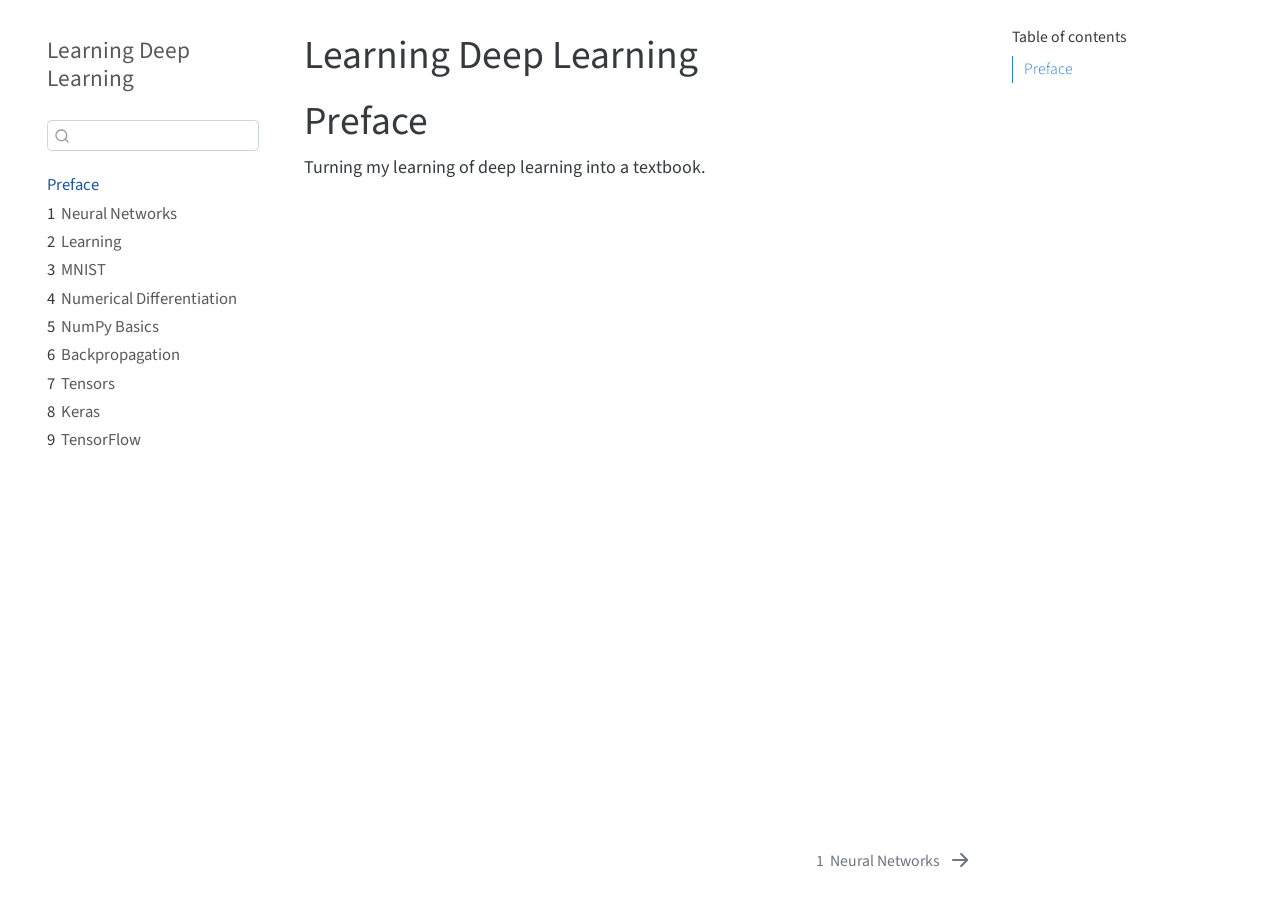
<file: docs/index.html>
<!DOCTYPE html>
<html xmlns="http://www.w3.org/1999/xhtml" lang="en" xml:lang="en"><head>
  <meta charset="utf-8">
  <meta name="generator" content="quarto-0.9.230">
  <meta name="viewport" content="width=device-width, initial-scale=1.0, user-scalable=yes">
  <title>Learning Deep Learning</title>
  <style>
    code{white-space: pre-wrap;}
    span.smallcaps{font-variant: small-caps;}
    span.underline{text-decoration: underline;}
    div.column{display: inline-block; vertical-align: top; width: 50%;}
    div.hanging-indent{margin-left: 1.5em; text-indent: -1.5em;}
    ul.task-list{list-style: none;}
  </style>

  <script src="site_libs/quarto-nav/quarto-nav.js"></script>
  <script src="site_libs/quarto-nav/headroom.min.js"></script>
  <script src="site_libs/clipboard/clipboard.min.js"></script>
  <meta name="quarto:offset" content="./">
  <script src="site_libs/quarto-search/autocomplete.umd.js"></script>
  <script src="site_libs/quarto-search/fuse.min.js"></script>
  <script src="site_libs/quarto-search/quarto-search.js"></script>
  <link href="./neural-networks.html" rel="next">
  <script src="site_libs/quarto-html/quarto.js"></script>
  <script src="site_libs/quarto-html/popper.min.js"></script>
  <script src="site_libs/quarto-html/tippy.umd.min.js"></script>
  <script src="site_libs/quarto-html/anchor.min.js"></script>
  <link href="site_libs/quarto-html/tippy.css" rel="stylesheet">
  <link id="quarto-text-highlighting-styles" href="site_libs/quarto-html/quarto-syntax-highlighting.css" rel="stylesheet">
  <script src="site_libs/bootstrap/bootstrap.min.js"></script>
  <link href="site_libs/bootstrap/bootstrap-icons.css" rel="stylesheet">
  <link href="site_libs/bootstrap/bootstrap.min.css" rel="stylesheet">
  <script id="quarto-search-options" type="application/json">{
    "location": "sidebar",
    "copy-button": false,
    "collapse-after": 3,
    "panel-placement": "start",
    "type": "textbox",
    "limit": 20,
    "language": {
      "search-no-results-text": "No results",
      "search-matching-documents-text": "matching documents",
      "search-copy-link-title": "Copy link to search",
      "search-hide-matches-text": "Hide additional matches",
      "search-more-match-text": "more match in this document",
      "search-more-matches-text": "more matches in this document",
      "search-clear-button-title": "Clear",
      "search-detached-cancel-button-title": "Cancel",
      "search-submit-button-title": "Submit"
    }
  }</script>
  <!--[if lt IE 9]>
    <script src="//cdnjs.cloudflare.com/ajax/libs/html5shiv/3.7.3/html5shiv-printshiv.min.js"></script>
  <![endif]-->
</head>
<body class="floating">
<div id="quarto-search-results"></div>
  <header id="quarto-header" class="headroom fixed-top">
  <nav class="quarto-secondary-nav" data-bs-toggle="collapse" data-bs-target="#quarto-sidebar" aria-controls="quarto-sidebar" aria-expanded="false" aria-label="Toggle sidebar navigation" onclick="if (window.quartoToggleHeadroom) { window.quartoToggleHeadroom(); }">
    <div class="container-fluid d-flex justify-content-between">
      <h1 class="quarto-secondary-nav-title">Learning Deep Learning</h1>
      <button type="button" class="quarto-btn-toggle btn" aria-label="Show secondary navigation">
        <i class="bi bi-chevron-right"></i>
      </button>
    </div>
  </nav>
</header>
<!-- content -->
<div id="quarto-content" class="quarto-container page-columns page-rows-contents page-layout-article">
<!-- sidebar -->
  <nav id="quarto-sidebar" class="sidebar collapse sidebar-navigation floating overflow-auto">
    <div class="pt-lg-2 mt-2 text-left sidebar-header">
    <div class="sidebar-title mb-0 py-0">
      <a href="./">Learning Deep Learning</a> 
    </div>
      </div>
      <div class="mt-2 flex-shrink-0 align-items-center">
        <div class="sidebar-search">
        <div id="quarto-search" class="" title="Search"></div>
        </div>
      </div>
    <div class="sidebar-menu-container"> 
    <ul class="list-unstyled mt-1">
        <li class="sidebar-item">
  <div class="sidebar-item-container"> 
  <a href="./index.html" class="sidebar-item-text sidebar-link active">Preface</a>
  </div>
</li>
        <li class="sidebar-item">
  <div class="sidebar-item-container"> 
  <a href="./neural-networks.html" class="sidebar-item-text sidebar-link"><span class="chapter-number">1</span>&nbsp; <span class="chapter-title">Neural Networks</span></a>
  </div>
</li>
        <li class="sidebar-item">
  <div class="sidebar-item-container"> 
  <a href="./learning.html" class="sidebar-item-text sidebar-link"><span class="chapter-number">2</span>&nbsp; <span class="chapter-title">Learning</span></a>
  </div>
</li>
        <li class="sidebar-item">
  <div class="sidebar-item-container"> 
  <a href="./mnist.html" class="sidebar-item-text sidebar-link"><span class="chapter-number">3</span>&nbsp; <span class="chapter-title">MNIST</span></a>
  </div>
</li>
        <li class="sidebar-item">
  <div class="sidebar-item-container"> 
  <a href="./numerical-differentiation.html" class="sidebar-item-text sidebar-link"><span class="chapter-number">4</span>&nbsp; <span class="chapter-title">Numerical Differentiation</span></a>
  </div>
</li>
        <li class="sidebar-item">
  <div class="sidebar-item-container"> 
  <a href="./numpy.html" class="sidebar-item-text sidebar-link"><span class="chapter-number">5</span>&nbsp; <span class="chapter-title">NumPy Basics</span></a>
  </div>
</li>
        <li class="sidebar-item">
  <div class="sidebar-item-container"> 
  <a href="./backpropagation.html" class="sidebar-item-text sidebar-link"><span class="chapter-number">6</span>&nbsp; <span class="chapter-title">Backpropagation</span></a>
  </div>
</li>
        <li class="sidebar-item">
  <div class="sidebar-item-container"> 
  <a href="./tensors.html" class="sidebar-item-text sidebar-link"><span class="chapter-number">7</span>&nbsp; <span class="chapter-title">Tensors</span></a>
  </div>
</li>
        <li class="sidebar-item">
  <div class="sidebar-item-container"> 
  <a href="./keras.html" class="sidebar-item-text sidebar-link"><span class="chapter-number">8</span>&nbsp; <span class="chapter-title">Keras</span></a>
  </div>
</li>
        <li class="sidebar-item">
  <div class="sidebar-item-container"> 
  <a href="./tensorflow.html" class="sidebar-item-text sidebar-link"><span class="chapter-number">9</span>&nbsp; <span class="chapter-title">TensorFlow</span></a>
  </div>
</li>
    </ul>
    </div>
</nav>
<!-- margin-sidebar -->
    <div id="quarto-margin-sidebar" class="sidebar margin-sidebar">
        <nav id="TOC" role="doc-toc">
<h2 id="toc-title">Table of contents</h2>
<ul>
<li><a href="#preface" id="toc-preface" class="nav-link active" data-scroll-target="#preface">Preface</a></li>
</ul>
</nav>
    </div>
<!-- main -->
<main class="content" id="quarto-document-content">
<header id="title-block-header" class="quarto-title-block default">

<div class="quarto-title"><h1 class="title d-none d-lg-block display-7">Learning Deep Learning</h1></div></header>

<section id="preface" class="level1 unnumbered">
<h1 class="unnumbered">Preface</h1>
<p>Turning my learning of deep learning into a textbook.</p>



</section>
</main> <!-- /main -->
<script type="application/javascript">
window.document.addEventListener("DOMContentLoaded", function (event) {
  const icon = "";
  const anchorJS = new window.AnchorJS();
  anchorJS.options = {
    placement: 'right',
    icon: icon
  };
  anchorJS.add('.anchored');
  const clipboard = new window.ClipboardJS('.code-copy-button', {
    target: function(trigger) {
      return trigger.previousElementSibling;
    }
  });
  clipboard.on('success', function(e) {
    // button target
    const button = e.trigger;
    // don't keep focus
    button.blur();
    // flash "checked"
    button.classList.add('code-copy-button-checked');
    setTimeout(function() {
      button.classList.remove('code-copy-button-checked');
    }, 1000);
    // clear code selection
    e.clearSelection();
  });
  function tippyHover(el, contentFn) {
    const config = {
      allowHTML: true,
      content: contentFn,
      maxWidth: 500,
      delay: 100,
      arrow: false,
      appendTo: function(el) {
          return el.parentElement;
      },
      interactive: true,
      interactiveBorder: 10,
      theme: 'quarto',
      placement: 'bottom-start'
    };
    window.tippy(el, config); 
  }
  const noterefs = window.document.querySelectorAll('a[role="doc-noteref"]');
  for (var i=0; i<noterefs.length; i++) {
    const ref = noterefs[i];
    tippyHover(ref, function() {
      let href = ref.getAttribute('href');
      try { href = new URL(href).hash; } catch {}
      const id = href.replace(/^#\/?/, "");
      const note = window.document.getElementById(id);
      return note.innerHTML;
    });
  }
  var bibliorefs = window.document.querySelectorAll('a[role="doc-biblioref"]');
  for (var i=0; i<bibliorefs.length; i++) {
    const ref = bibliorefs[i];
    const cites = ref.parentNode.getAttribute('data-cites').split(' ');
    tippyHover(ref, function() {
      var popup = window.document.createElement('div');
      cites.forEach(function(cite) {
        var citeDiv = window.document.createElement('div');
        citeDiv.classList.add('hanging-indent');
        citeDiv.classList.add('csl-entry');
        var biblioDiv = window.document.getElementById('ref-' + cite);
        if (biblioDiv) {
          citeDiv.innerHTML = biblioDiv.innerHTML;
        }
        popup.appendChild(citeDiv);
      });
      return popup.innerHTML;
    });
  }
});
</script>
<nav class="page-navigation">
  <div class="nav-page nav-page-previous">
  </div>
  <div class="nav-page nav-page-next">
      <a href="./neural-networks.html" class="pagination-link">
        <span class="nav-page-text"><span class="chapter-number">1</span>&nbsp; <span class="chapter-title">Neural Networks</span></span> <i class="bi bi-arrow-right-short"></i>
      </a>
  </div>
</nav>
</div> <!-- /content -->


</body></html>
</file>
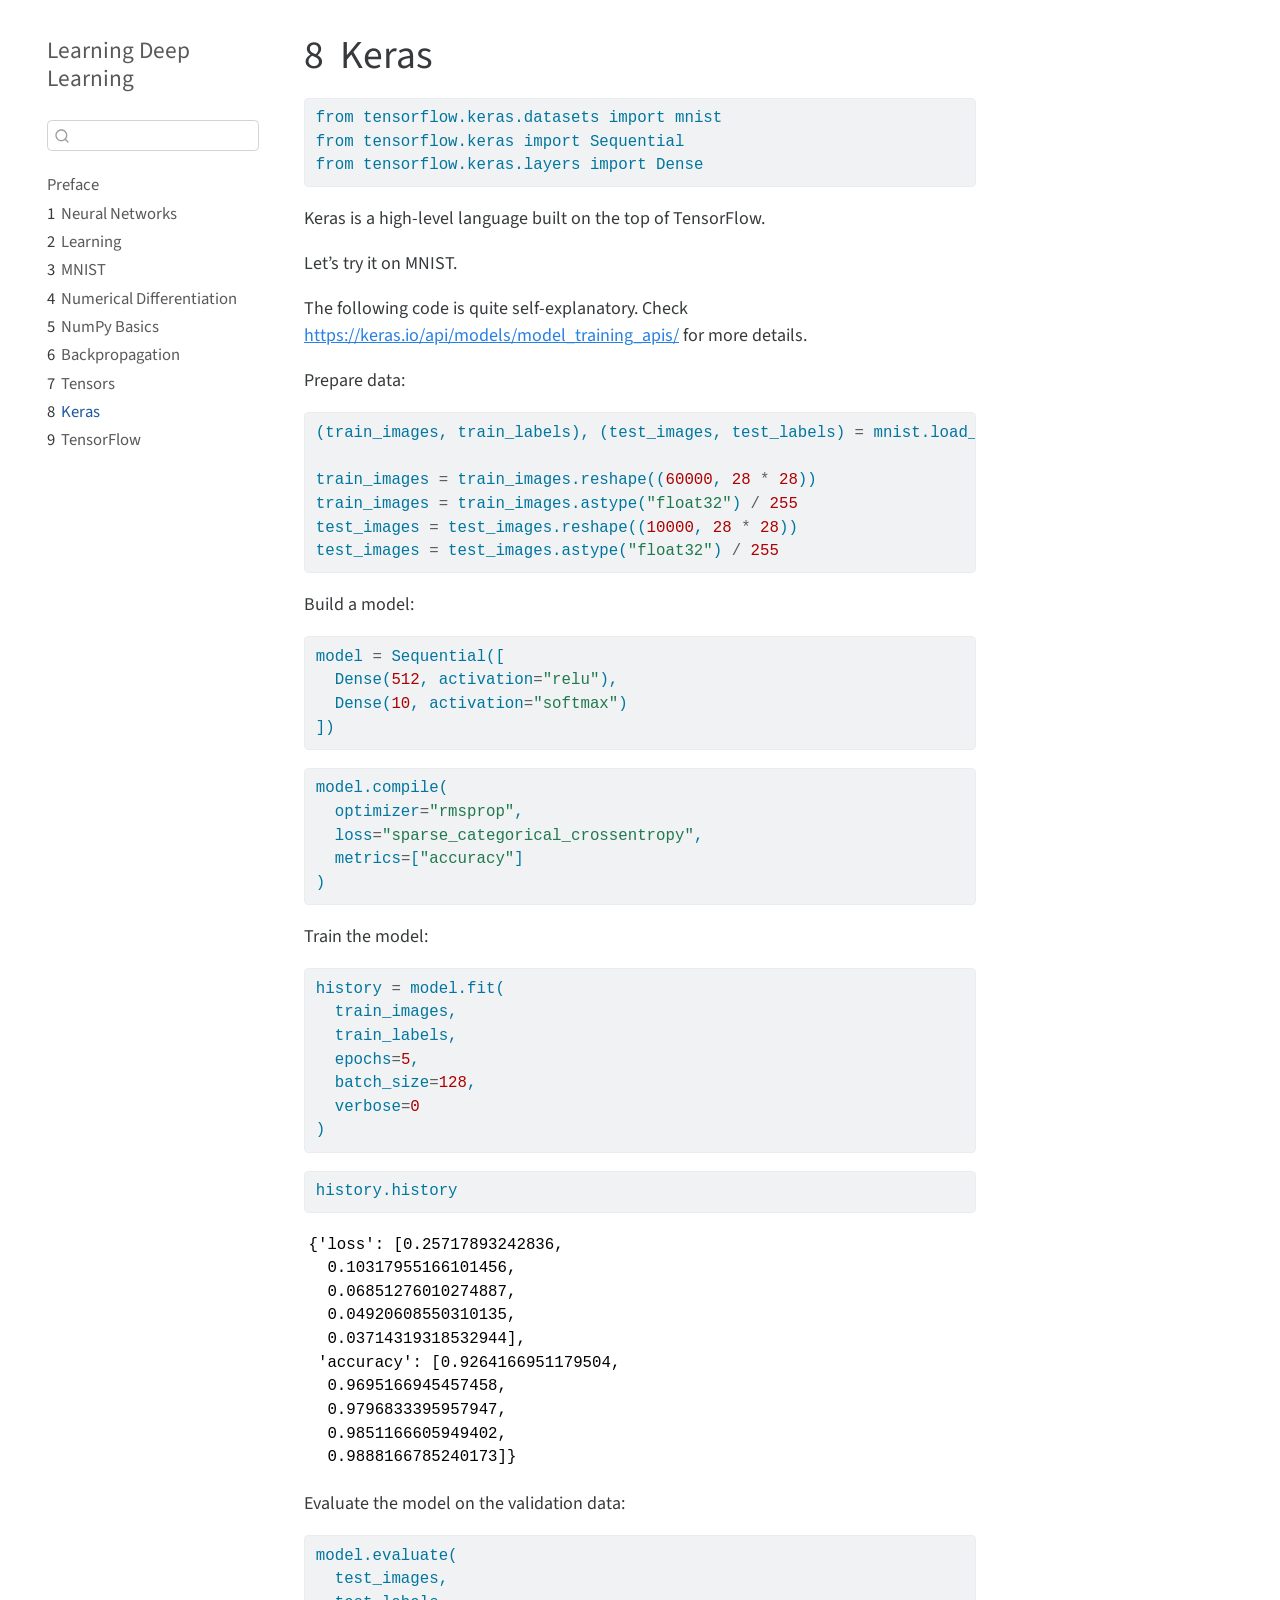
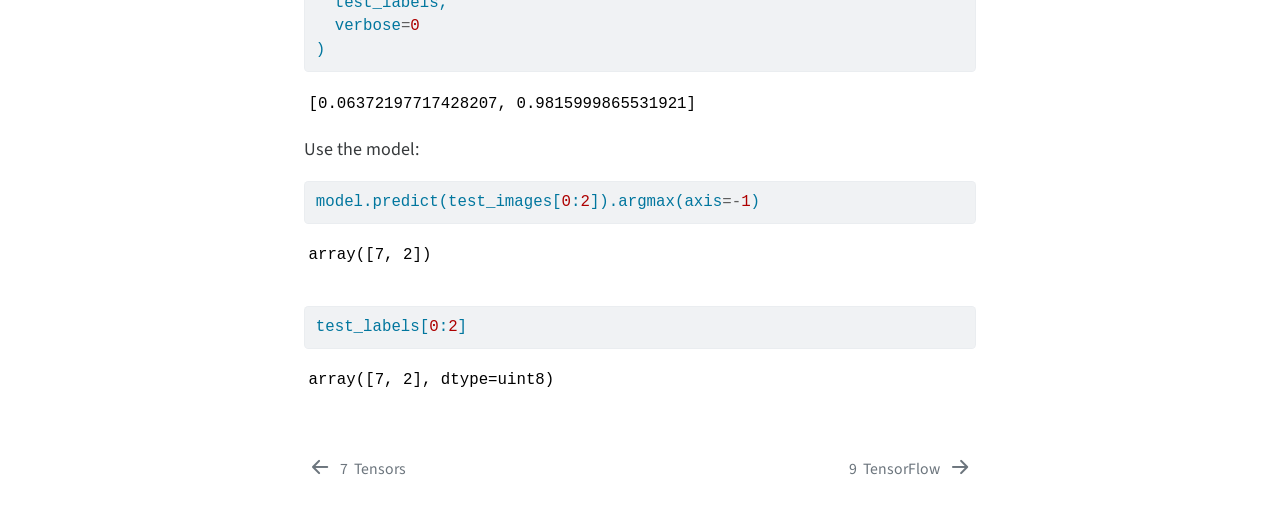
<file: docs/keras.html>
<!DOCTYPE html>
<html xmlns="http://www.w3.org/1999/xhtml" lang="en" xml:lang="en"><head>
  <meta charset="utf-8">
  <meta name="generator" content="quarto-0.9.230">
  <meta name="viewport" content="width=device-width, initial-scale=1.0, user-scalable=yes">
  <title>Learning Deep Learning - 8&nbsp; Keras</title>
  <style>
    code{white-space: pre-wrap;}
    span.smallcaps{font-variant: small-caps;}
    span.underline{text-decoration: underline;}
    div.column{display: inline-block; vertical-align: top; width: 50%;}
    div.hanging-indent{margin-left: 1.5em; text-indent: -1.5em;}
    ul.task-list{list-style: none;}
    pre > code.sourceCode { white-space: pre; position: relative; }
    pre > code.sourceCode > span { display: inline-block; line-height: 1.25; }
    pre > code.sourceCode > span:empty { height: 1.2em; }
    .sourceCode { overflow: visible; }
    code.sourceCode > span { color: inherit; text-decoration: inherit; }
    div.sourceCode { margin: 1em 0; }
    pre.sourceCode { margin: 0; }
    @media screen {
    div.sourceCode { overflow: auto; }
    }
    @media print {
    pre > code.sourceCode { white-space: pre-wrap; }
    pre > code.sourceCode > span { text-indent: -5em; padding-left: 5em; }
    }
    pre.numberSource code
      { counter-reset: source-line 0; }
    pre.numberSource code > span
      { position: relative; left: -4em; counter-increment: source-line; }
    pre.numberSource code > span > a:first-child::before
      { content: counter(source-line);
        position: relative; left: -1em; text-align: right; vertical-align: baseline;
        border: none; display: inline-block;
        -webkit-touch-callout: none; -webkit-user-select: none;
        -khtml-user-select: none; -moz-user-select: none;
        -ms-user-select: none; user-select: none;
        padding: 0 4px; width: 4em;
        color: #aaaaaa;
      }
    pre.numberSource { margin-left: 3em; border-left: 1px solid #aaaaaa;  padding-left: 4px; }
    div.sourceCode
      {   }
    @media screen {
    pre > code.sourceCode > span > a:first-child::before { text-decoration: underline; }
    }
    code span.al { color: #ff0000; font-weight: bold; } /* Alert */
    code span.an { color: #60a0b0; font-weight: bold; font-style: italic; } /* Annotation */
    code span.at { color: #7d9029; } /* Attribute */
    code span.bn { color: #40a070; } /* BaseN */
    code span.bu { } /* BuiltIn */
    code span.cf { color: #007020; font-weight: bold; } /* ControlFlow */
    code span.ch { color: #4070a0; } /* Char */
    code span.cn { color: #880000; } /* Constant */
    code span.co { color: #60a0b0; font-style: italic; } /* Comment */
    code span.cv { color: #60a0b0; font-weight: bold; font-style: italic; } /* CommentVar */
    code span.do { color: #ba2121; font-style: italic; } /* Documentation */
    code span.dt { color: #902000; } /* DataType */
    code span.dv { color: #40a070; } /* DecVal */
    code span.er { color: #ff0000; font-weight: bold; } /* Error */
    code span.ex { } /* Extension */
    code span.fl { color: #40a070; } /* Float */
    code span.fu { color: #06287e; } /* Function */
    code span.im { } /* Import */
    code span.in { color: #60a0b0; font-weight: bold; font-style: italic; } /* Information */
    code span.kw { color: #007020; font-weight: bold; } /* Keyword */
    code span.op { color: #666666; } /* Operator */
    code span.ot { color: #007020; } /* Other */
    code span.pp { color: #bc7a00; } /* Preprocessor */
    code span.sc { color: #4070a0; } /* SpecialChar */
    code span.ss { color: #bb6688; } /* SpecialString */
    code span.st { color: #4070a0; } /* String */
    code span.va { color: #19177c; } /* Variable */
    code span.vs { color: #4070a0; } /* VerbatimString */
    code span.wa { color: #60a0b0; font-weight: bold; font-style: italic; } /* Warning */
  </style>

  <script src="site_libs/quarto-nav/quarto-nav.js"></script>
  <script src="site_libs/quarto-nav/headroom.min.js"></script>
  <script src="site_libs/clipboard/clipboard.min.js"></script>
  <meta name="quarto:offset" content="./">
  <script src="site_libs/quarto-search/autocomplete.umd.js"></script>
  <script src="site_libs/quarto-search/fuse.min.js"></script>
  <script src="site_libs/quarto-search/quarto-search.js"></script>
  <link href="./tensorflow.html" rel="next">
  <link href="./tensors.html" rel="prev">
  <script src="site_libs/quarto-html/quarto.js"></script>
  <script src="site_libs/quarto-html/popper.min.js"></script>
  <script src="site_libs/quarto-html/tippy.umd.min.js"></script>
  <script src="site_libs/quarto-html/anchor.min.js"></script>
  <link href="site_libs/quarto-html/tippy.css" rel="stylesheet">
  <link id="quarto-text-highlighting-styles" href="site_libs/quarto-html/quarto-syntax-highlighting.css" rel="stylesheet">
  <script src="site_libs/bootstrap/bootstrap.min.js"></script>
  <link href="site_libs/bootstrap/bootstrap-icons.css" rel="stylesheet">
  <link href="site_libs/bootstrap/bootstrap.min.css" rel="stylesheet">
  <script id="quarto-search-options" type="application/json">{
    "location": "sidebar",
    "copy-button": false,
    "collapse-after": 3,
    "panel-placement": "start",
    "type": "textbox",
    "limit": 20,
    "language": {
      "search-no-results-text": "No results",
      "search-matching-documents-text": "matching documents",
      "search-copy-link-title": "Copy link to search",
      "search-hide-matches-text": "Hide additional matches",
      "search-more-match-text": "more match in this document",
      "search-more-matches-text": "more matches in this document",
      "search-clear-button-title": "Clear",
      "search-detached-cancel-button-title": "Cancel",
      "search-submit-button-title": "Submit"
    }
  }</script>
  <!--[if lt IE 9]>
    <script src="//cdnjs.cloudflare.com/ajax/libs/html5shiv/3.7.3/html5shiv-printshiv.min.js"></script>
  <![endif]-->
</head>
<body class="floating">
<div id="quarto-search-results"></div>
  <header id="quarto-header" class="headroom fixed-top">
  <nav class="quarto-secondary-nav" data-bs-toggle="collapse" data-bs-target="#quarto-sidebar" aria-controls="quarto-sidebar" aria-expanded="false" aria-label="Toggle sidebar navigation" onclick="if (window.quartoToggleHeadroom) { window.quartoToggleHeadroom(); }">
    <div class="container-fluid d-flex justify-content-between">
      <h1 class="quarto-secondary-nav-title"><span class="chapter-number">8</span>&nbsp; <span class="chapter-title">Keras</span></h1>
      <button type="button" class="quarto-btn-toggle btn" aria-label="Show secondary navigation">
        <i class="bi bi-chevron-right"></i>
      </button>
    </div>
  </nav>
</header>
<!-- content -->
<div id="quarto-content" class="quarto-container page-columns page-rows-contents page-layout-article">
<!-- sidebar -->
  <nav id="quarto-sidebar" class="sidebar collapse sidebar-navigation floating overflow-auto">
    <div class="pt-lg-2 mt-2 text-left sidebar-header">
    <div class="sidebar-title mb-0 py-0">
      <a href="./">Learning Deep Learning</a> 
    </div>
      </div>
      <div class="mt-2 flex-shrink-0 align-items-center">
        <div class="sidebar-search">
        <div id="quarto-search" class="" title="Search"></div>
        </div>
      </div>
    <div class="sidebar-menu-container"> 
    <ul class="list-unstyled mt-1">
        <li class="sidebar-item">
  <div class="sidebar-item-container"> 
  <a href="./index.html" class="sidebar-item-text sidebar-link">Preface</a>
  </div>
</li>
        <li class="sidebar-item">
  <div class="sidebar-item-container"> 
  <a href="./neural-networks.html" class="sidebar-item-text sidebar-link"><span class="chapter-number">1</span>&nbsp; <span class="chapter-title">Neural Networks</span></a>
  </div>
</li>
        <li class="sidebar-item">
  <div class="sidebar-item-container"> 
  <a href="./learning.html" class="sidebar-item-text sidebar-link"><span class="chapter-number">2</span>&nbsp; <span class="chapter-title">Learning</span></a>
  </div>
</li>
        <li class="sidebar-item">
  <div class="sidebar-item-container"> 
  <a href="./mnist.html" class="sidebar-item-text sidebar-link"><span class="chapter-number">3</span>&nbsp; <span class="chapter-title">MNIST</span></a>
  </div>
</li>
        <li class="sidebar-item">
  <div class="sidebar-item-container"> 
  <a href="./numerical-differentiation.html" class="sidebar-item-text sidebar-link"><span class="chapter-number">4</span>&nbsp; <span class="chapter-title">Numerical Differentiation</span></a>
  </div>
</li>
        <li class="sidebar-item">
  <div class="sidebar-item-container"> 
  <a href="./numpy.html" class="sidebar-item-text sidebar-link"><span class="chapter-number">5</span>&nbsp; <span class="chapter-title">NumPy Basics</span></a>
  </div>
</li>
        <li class="sidebar-item">
  <div class="sidebar-item-container"> 
  <a href="./backpropagation.html" class="sidebar-item-text sidebar-link"><span class="chapter-number">6</span>&nbsp; <span class="chapter-title">Backpropagation</span></a>
  </div>
</li>
        <li class="sidebar-item">
  <div class="sidebar-item-container"> 
  <a href="./tensors.html" class="sidebar-item-text sidebar-link"><span class="chapter-number">7</span>&nbsp; <span class="chapter-title">Tensors</span></a>
  </div>
</li>
        <li class="sidebar-item">
  <div class="sidebar-item-container"> 
  <a href="./keras.html" class="sidebar-item-text sidebar-link active"><span class="chapter-number">8</span>&nbsp; <span class="chapter-title">Keras</span></a>
  </div>
</li>
        <li class="sidebar-item">
  <div class="sidebar-item-container"> 
  <a href="./tensorflow.html" class="sidebar-item-text sidebar-link"><span class="chapter-number">9</span>&nbsp; <span class="chapter-title">TensorFlow</span></a>
  </div>
</li>
    </ul>
    </div>
</nav>
<!-- margin-sidebar -->
    <div id="quarto-margin-sidebar" class="sidebar margin-sidebar">
        
    </div>
<!-- main -->
<main class="content" id="quarto-document-content">
<header id="title-block-header" class="quarto-title-block default">

<div class="quarto-title"><h1 class="title d-none d-lg-block display-7"><span class="chapter-number">8</span>&nbsp; <span class="chapter-title">Keras</span></h1></div></header>
<div class="cell" data-execution_count="1">
<div class="sourceCode" id="cb1"><pre class="sourceCode python cell-code code-with-copy"><code class="sourceCode python"><span id="cb1-1"><a href="#cb1-1" aria-hidden="true" tabindex="-1"></a><span class="im">from</span> tensorflow.keras.datasets <span class="im">import</span> mnist</span>
<span id="cb1-2"><a href="#cb1-2" aria-hidden="true" tabindex="-1"></a><span class="im">from</span> tensorflow.keras <span class="im">import</span> Sequential</span>
<span id="cb1-3"><a href="#cb1-3" aria-hidden="true" tabindex="-1"></a><span class="im">from</span> tensorflow.keras.layers <span class="im">import</span> Dense</span></code><button title="Copy to Clipboard" class="code-copy-button"><i class="bi"></i></button></pre></div>
</div>
<p>Keras is a high-level language built on the top of TensorFlow.</p>
<p>Let’s try it on MNIST.</p>
<p>The following code is quite self-explanatory. Check <a href="https://keras.io/api/models/model_training_apis/" class="uri">https://keras.io/api/models/model_training_apis/</a> for more details.</p>
<p>Prepare data:</p>
<div class="cell" data-execution_count="2">
<div class="sourceCode" id="cb2"><pre class="sourceCode python cell-code code-with-copy"><code class="sourceCode python"><span id="cb2-1"><a href="#cb2-1" aria-hidden="true" tabindex="-1"></a>(train_images, train_labels), (test_images, test_labels) <span class="op">=</span> mnist.load_data()</span>
<span id="cb2-2"><a href="#cb2-2" aria-hidden="true" tabindex="-1"></a></span>
<span id="cb2-3"><a href="#cb2-3" aria-hidden="true" tabindex="-1"></a>train_images <span class="op">=</span> train_images.reshape((<span class="dv">60000</span>, <span class="dv">28</span> <span class="op">*</span> <span class="dv">28</span>))</span>
<span id="cb2-4"><a href="#cb2-4" aria-hidden="true" tabindex="-1"></a>train_images <span class="op">=</span> train_images.astype(<span class="st">"float32"</span>) <span class="op">/</span> <span class="dv">255</span></span>
<span id="cb2-5"><a href="#cb2-5" aria-hidden="true" tabindex="-1"></a>test_images <span class="op">=</span> test_images.reshape((<span class="dv">10000</span>, <span class="dv">28</span> <span class="op">*</span> <span class="dv">28</span>))</span>
<span id="cb2-6"><a href="#cb2-6" aria-hidden="true" tabindex="-1"></a>test_images <span class="op">=</span> test_images.astype(<span class="st">"float32"</span>) <span class="op">/</span> <span class="dv">255</span></span></code><button title="Copy to Clipboard" class="code-copy-button"><i class="bi"></i></button></pre></div>
</div>
<p>Build a model:</p>
<div class="cell" data-execution_count="3">
<div class="sourceCode" id="cb3"><pre class="sourceCode python cell-code code-with-copy"><code class="sourceCode python"><span id="cb3-1"><a href="#cb3-1" aria-hidden="true" tabindex="-1"></a>model <span class="op">=</span> Sequential([</span>
<span id="cb3-2"><a href="#cb3-2" aria-hidden="true" tabindex="-1"></a>  Dense(<span class="dv">512</span>, activation<span class="op">=</span><span class="st">"relu"</span>),</span>
<span id="cb3-3"><a href="#cb3-3" aria-hidden="true" tabindex="-1"></a>  Dense(<span class="dv">10</span>, activation<span class="op">=</span><span class="st">"softmax"</span>)</span>
<span id="cb3-4"><a href="#cb3-4" aria-hidden="true" tabindex="-1"></a>])</span></code><button title="Copy to Clipboard" class="code-copy-button"><i class="bi"></i></button></pre></div>
</div>
<div class="cell" data-execution_count="4">
<div class="sourceCode" id="cb4"><pre class="sourceCode python cell-code code-with-copy"><code class="sourceCode python"><span id="cb4-1"><a href="#cb4-1" aria-hidden="true" tabindex="-1"></a>model.<span class="bu">compile</span>(</span>
<span id="cb4-2"><a href="#cb4-2" aria-hidden="true" tabindex="-1"></a>  optimizer<span class="op">=</span><span class="st">"rmsprop"</span>,</span>
<span id="cb4-3"><a href="#cb4-3" aria-hidden="true" tabindex="-1"></a>  loss<span class="op">=</span><span class="st">"sparse_categorical_crossentropy"</span>,</span>
<span id="cb4-4"><a href="#cb4-4" aria-hidden="true" tabindex="-1"></a>  metrics<span class="op">=</span>[<span class="st">"accuracy"</span>]</span>
<span id="cb4-5"><a href="#cb4-5" aria-hidden="true" tabindex="-1"></a>)</span></code><button title="Copy to Clipboard" class="code-copy-button"><i class="bi"></i></button></pre></div>
</div>
<p>Train the model:</p>
<div class="cell" data-execution_count="5">
<div class="sourceCode" id="cb5"><pre class="sourceCode python cell-code code-with-copy"><code class="sourceCode python"><span id="cb5-1"><a href="#cb5-1" aria-hidden="true" tabindex="-1"></a>history <span class="op">=</span> model.fit(</span>
<span id="cb5-2"><a href="#cb5-2" aria-hidden="true" tabindex="-1"></a>  train_images,</span>
<span id="cb5-3"><a href="#cb5-3" aria-hidden="true" tabindex="-1"></a>  train_labels,</span>
<span id="cb5-4"><a href="#cb5-4" aria-hidden="true" tabindex="-1"></a>  epochs<span class="op">=</span><span class="dv">5</span>,</span>
<span id="cb5-5"><a href="#cb5-5" aria-hidden="true" tabindex="-1"></a>  batch_size<span class="op">=</span><span class="dv">128</span>,</span>
<span id="cb5-6"><a href="#cb5-6" aria-hidden="true" tabindex="-1"></a>  verbose<span class="op">=</span><span class="dv">0</span></span>
<span id="cb5-7"><a href="#cb5-7" aria-hidden="true" tabindex="-1"></a>)</span></code><button title="Copy to Clipboard" class="code-copy-button"><i class="bi"></i></button></pre></div>
</div>
<div class="cell" data-execution_count="6">
<div class="sourceCode" id="cb6"><pre class="sourceCode python cell-code code-with-copy"><code class="sourceCode python"><span id="cb6-1"><a href="#cb6-1" aria-hidden="true" tabindex="-1"></a>history.history</span></code><button title="Copy to Clipboard" class="code-copy-button"><i class="bi"></i></button></pre></div>
<div class="cell-output-display" data-execution_count="6">
<pre><code>{'loss': [0.25717893242836,
  0.10317955166101456,
  0.06851276010274887,
  0.04920608550310135,
  0.03714319318532944],
 'accuracy': [0.9264166951179504,
  0.9695166945457458,
  0.9796833395957947,
  0.9851166605949402,
  0.9888166785240173]}</code></pre>
</div>
</div>
<p>Evaluate the model on the validation data:</p>
<div class="cell" data-execution_count="7">
<div class="sourceCode" id="cb8"><pre class="sourceCode python cell-code code-with-copy"><code class="sourceCode python"><span id="cb8-1"><a href="#cb8-1" aria-hidden="true" tabindex="-1"></a>model.evaluate(</span>
<span id="cb8-2"><a href="#cb8-2" aria-hidden="true" tabindex="-1"></a>  test_images,</span>
<span id="cb8-3"><a href="#cb8-3" aria-hidden="true" tabindex="-1"></a>  test_labels,</span>
<span id="cb8-4"><a href="#cb8-4" aria-hidden="true" tabindex="-1"></a>  verbose<span class="op">=</span><span class="dv">0</span></span>
<span id="cb8-5"><a href="#cb8-5" aria-hidden="true" tabindex="-1"></a>)</span></code><button title="Copy to Clipboard" class="code-copy-button"><i class="bi"></i></button></pre></div>
<div class="cell-output-display" data-execution_count="7">
<pre><code>[0.06372197717428207, 0.9815999865531921]</code></pre>
</div>
</div>
<p>Use the model:</p>
<div class="cell" data-execution_count="8">
<div class="sourceCode" id="cb10"><pre class="sourceCode python cell-code code-with-copy"><code class="sourceCode python"><span id="cb10-1"><a href="#cb10-1" aria-hidden="true" tabindex="-1"></a>model.predict(test_images[<span class="dv">0</span>:<span class="dv">2</span>]).argmax(axis<span class="op">=-</span><span class="dv">1</span>)</span></code><button title="Copy to Clipboard" class="code-copy-button"><i class="bi"></i></button></pre></div>
<div class="cell-output-display" data-execution_count="8">
<pre><code>array([7, 2])</code></pre>
</div>
</div>
<div class="cell" data-execution_count="9">
<div class="sourceCode" id="cb12"><pre class="sourceCode python cell-code code-with-copy"><code class="sourceCode python"><span id="cb12-1"><a href="#cb12-1" aria-hidden="true" tabindex="-1"></a>test_labels[<span class="dv">0</span>:<span class="dv">2</span>]</span></code><button title="Copy to Clipboard" class="code-copy-button"><i class="bi"></i></button></pre></div>
<div class="cell-output-display" data-execution_count="9">
<pre><code>array([7, 2], dtype=uint8)</code></pre>
</div>
</div>



</main> <!-- /main -->
<script type="application/javascript">
window.document.addEventListener("DOMContentLoaded", function (event) {
  const icon = "";
  const anchorJS = new window.AnchorJS();
  anchorJS.options = {
    placement: 'right',
    icon: icon
  };
  anchorJS.add('.anchored');
  const clipboard = new window.ClipboardJS('.code-copy-button', {
    target: function(trigger) {
      return trigger.previousElementSibling;
    }
  });
  clipboard.on('success', function(e) {
    // button target
    const button = e.trigger;
    // don't keep focus
    button.blur();
    // flash "checked"
    button.classList.add('code-copy-button-checked');
    setTimeout(function() {
      button.classList.remove('code-copy-button-checked');
    }, 1000);
    // clear code selection
    e.clearSelection();
  });
  function tippyHover(el, contentFn) {
    const config = {
      allowHTML: true,
      content: contentFn,
      maxWidth: 500,
      delay: 100,
      arrow: false,
      appendTo: function(el) {
          return el.parentElement;
      },
      interactive: true,
      interactiveBorder: 10,
      theme: 'quarto',
      placement: 'bottom-start'
    };
    window.tippy(el, config); 
  }
  const noterefs = window.document.querySelectorAll('a[role="doc-noteref"]');
  for (var i=0; i<noterefs.length; i++) {
    const ref = noterefs[i];
    tippyHover(ref, function() {
      let href = ref.getAttribute('href');
      try { href = new URL(href).hash; } catch {}
      const id = href.replace(/^#\/?/, "");
      const note = window.document.getElementById(id);
      return note.innerHTML;
    });
  }
  var bibliorefs = window.document.querySelectorAll('a[role="doc-biblioref"]');
  for (var i=0; i<bibliorefs.length; i++) {
    const ref = bibliorefs[i];
    const cites = ref.parentNode.getAttribute('data-cites').split(' ');
    tippyHover(ref, function() {
      var popup = window.document.createElement('div');
      cites.forEach(function(cite) {
        var citeDiv = window.document.createElement('div');
        citeDiv.classList.add('hanging-indent');
        citeDiv.classList.add('csl-entry');
        var biblioDiv = window.document.getElementById('ref-' + cite);
        if (biblioDiv) {
          citeDiv.innerHTML = biblioDiv.innerHTML;
        }
        popup.appendChild(citeDiv);
      });
      return popup.innerHTML;
    });
  }
});
</script>
<nav class="page-navigation">
  <div class="nav-page nav-page-previous">
      <a href="./tensors.html" class="pagination-link">
        <i class="bi bi-arrow-left-short"></i> <span class="nav-page-text"><span class="chapter-number">7</span>&nbsp; <span class="chapter-title">Tensors</span></span>
      </a>          
  </div>
  <div class="nav-page nav-page-next">
      <a href="./tensorflow.html" class="pagination-link">
        <span class="nav-page-text"><span class="chapter-number">9</span>&nbsp; <span class="chapter-title">TensorFlow</span></span> <i class="bi bi-arrow-right-short"></i>
      </a>
  </div>
</nav>
</div> <!-- /content -->


</body></html>
</file>
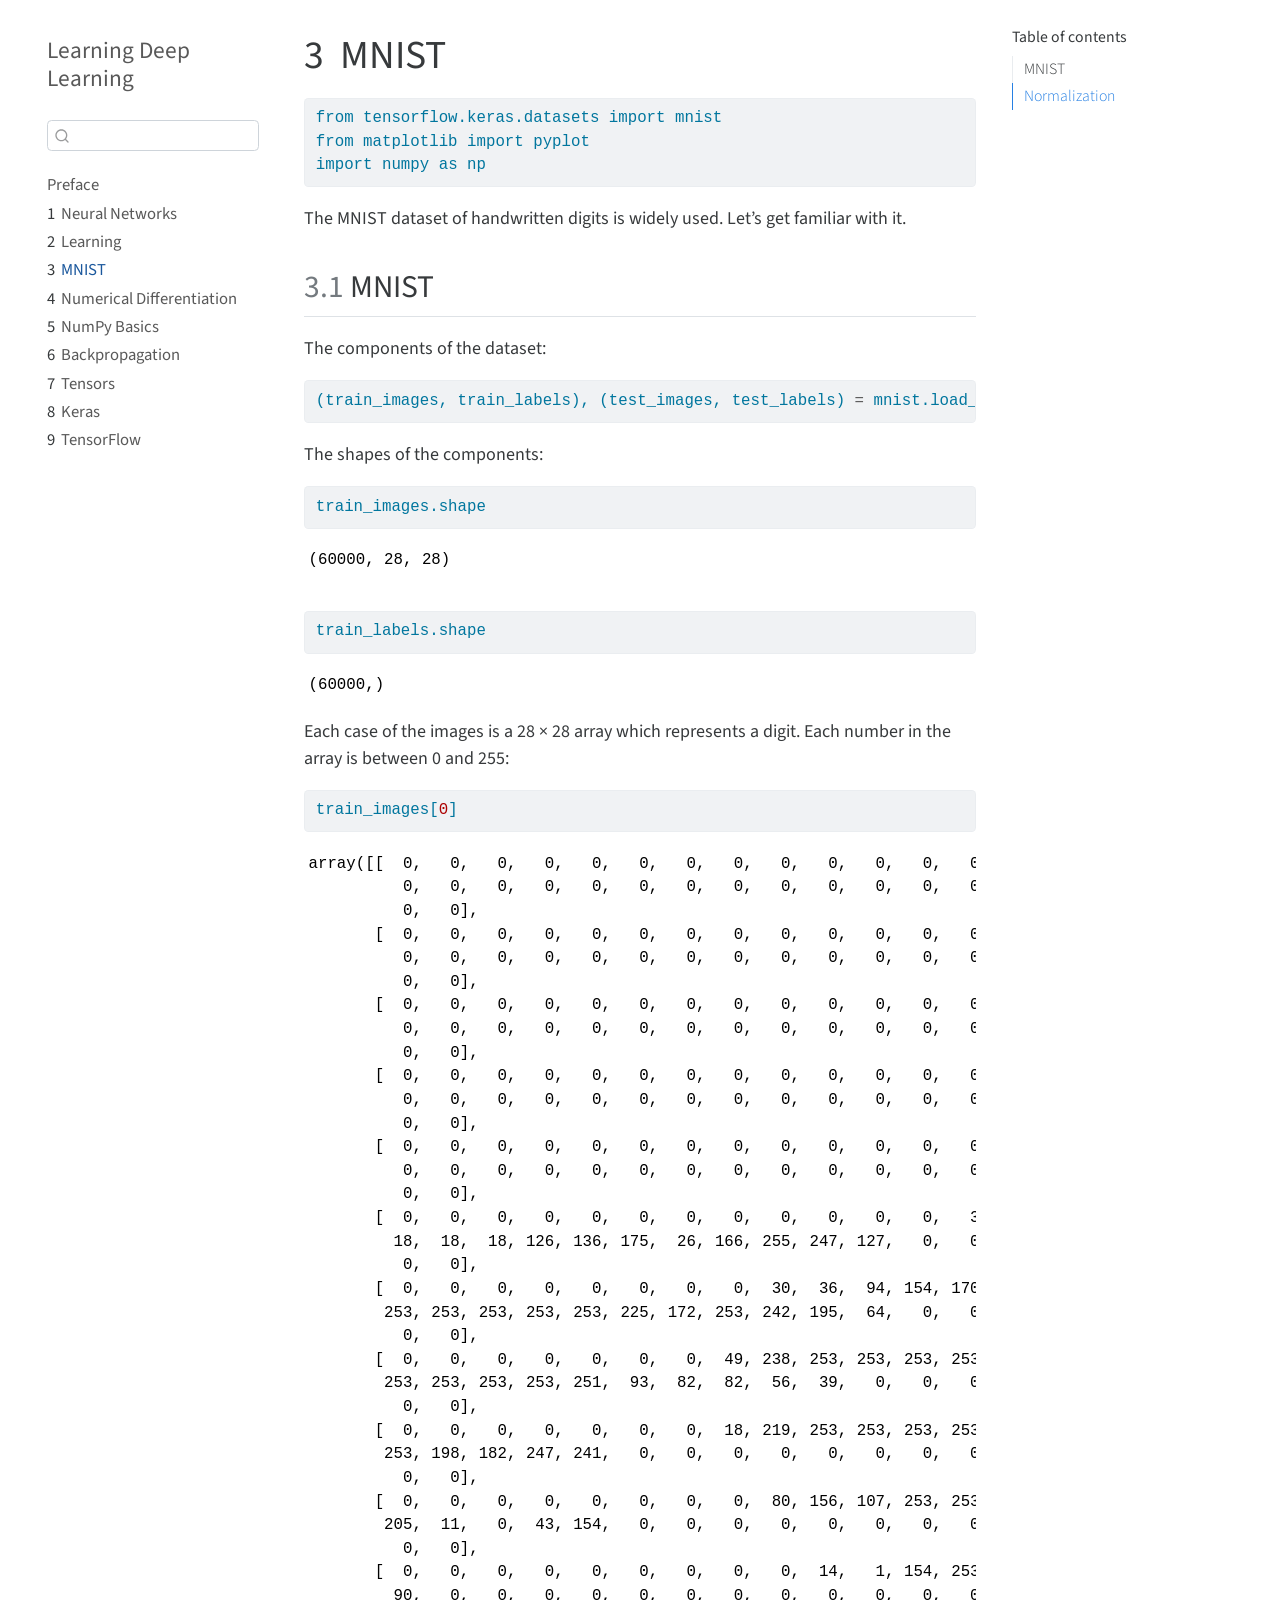
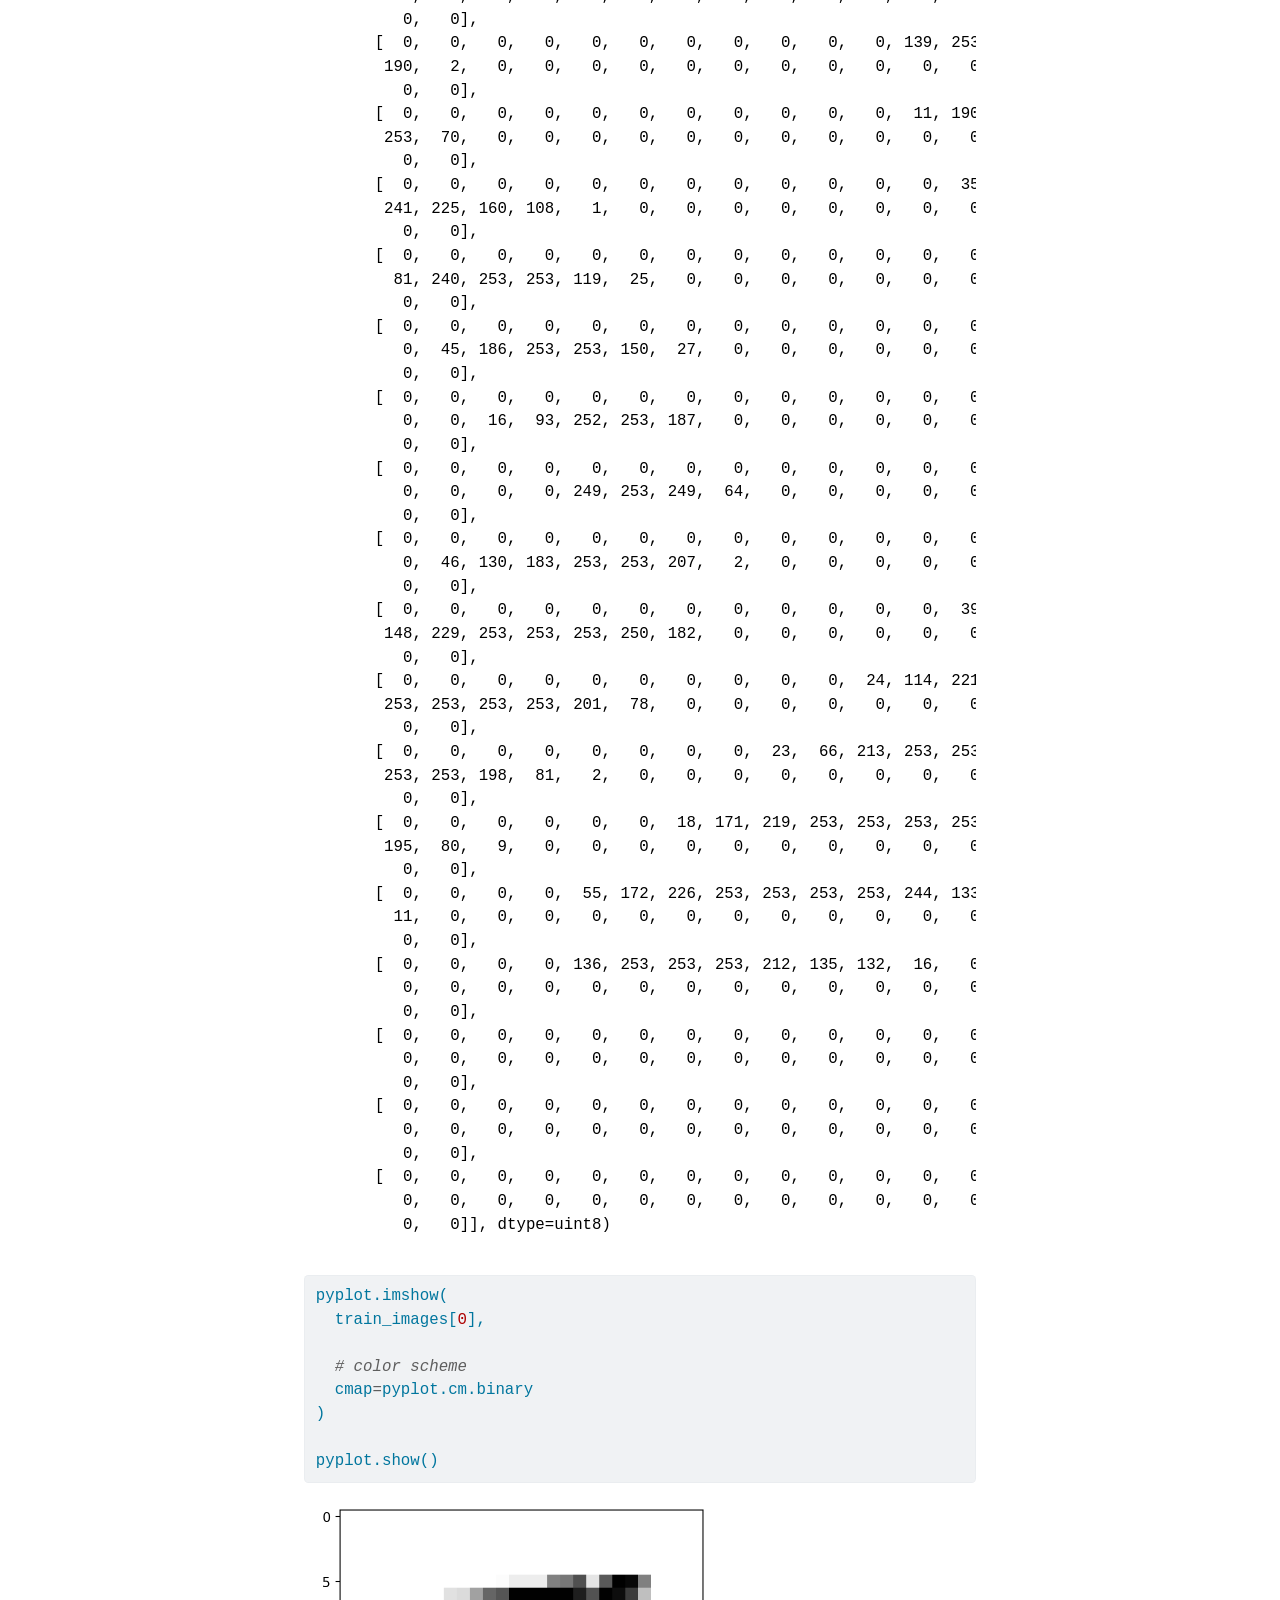
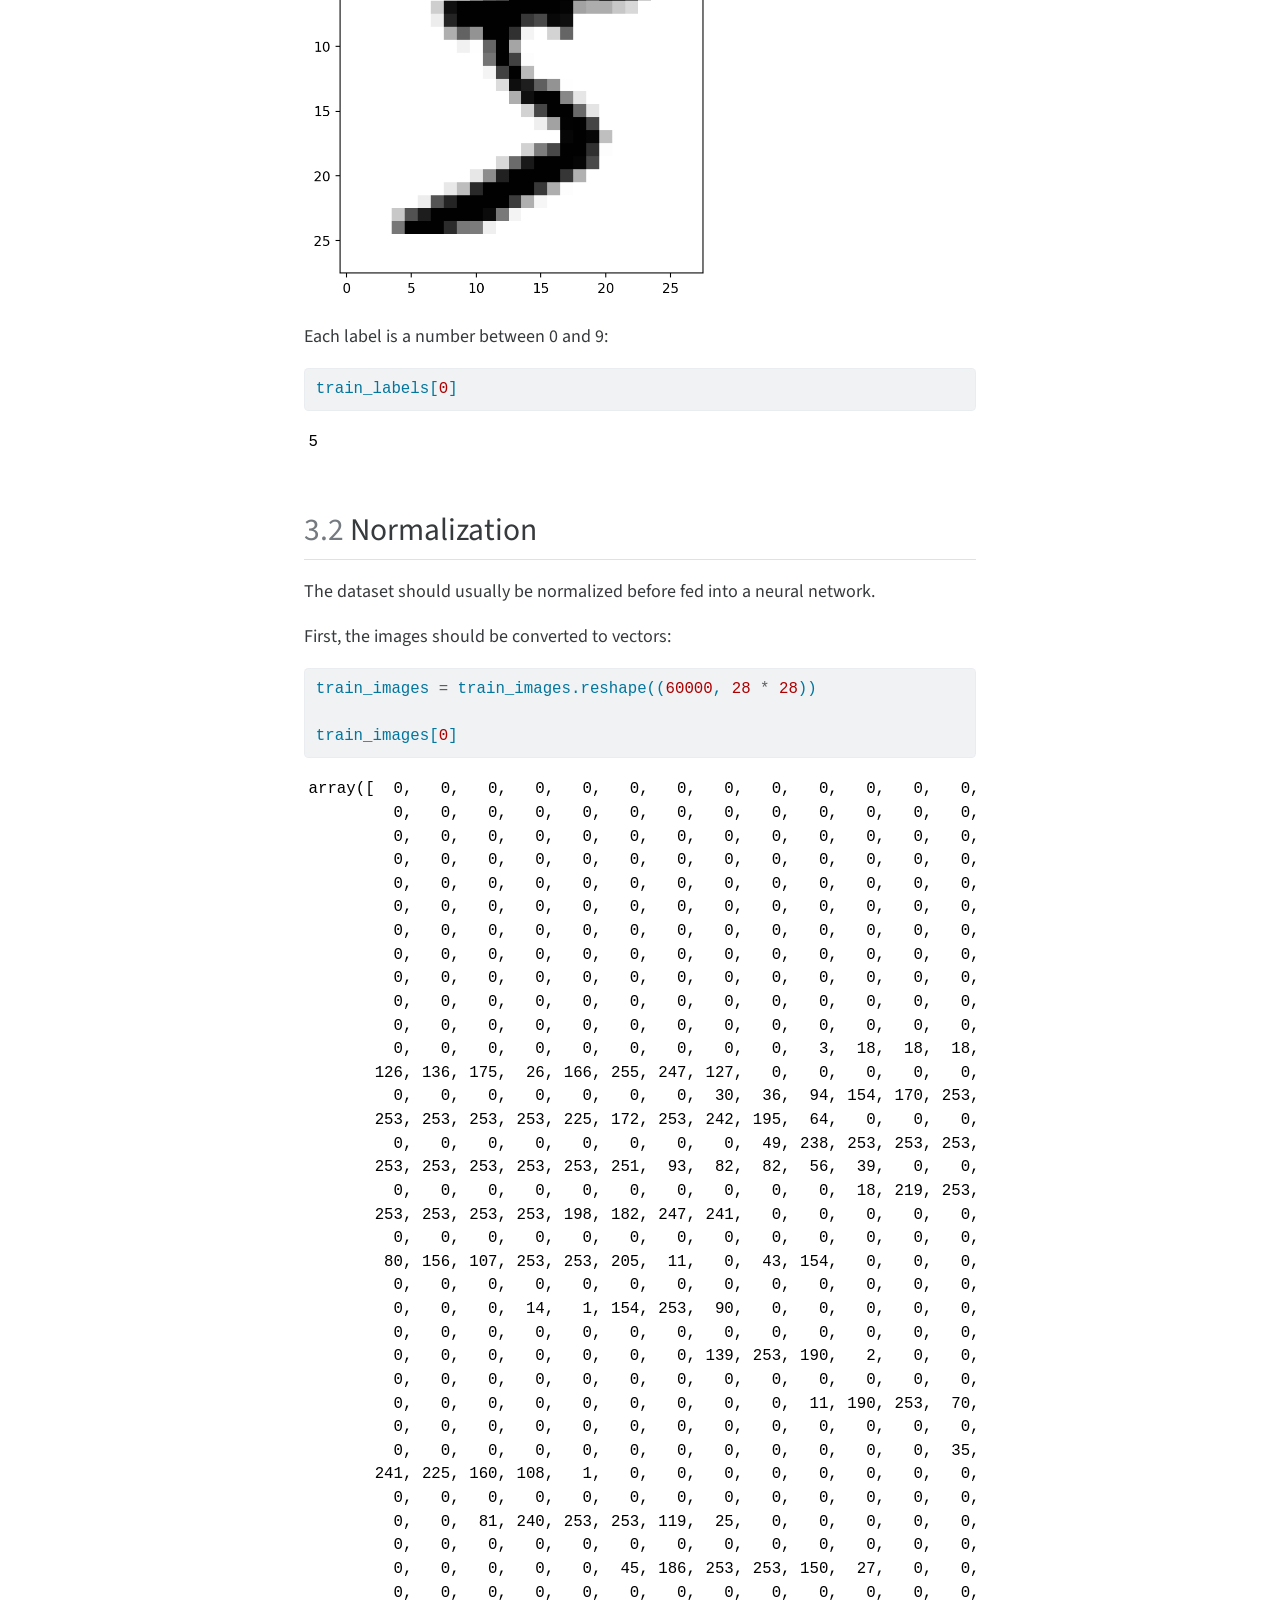
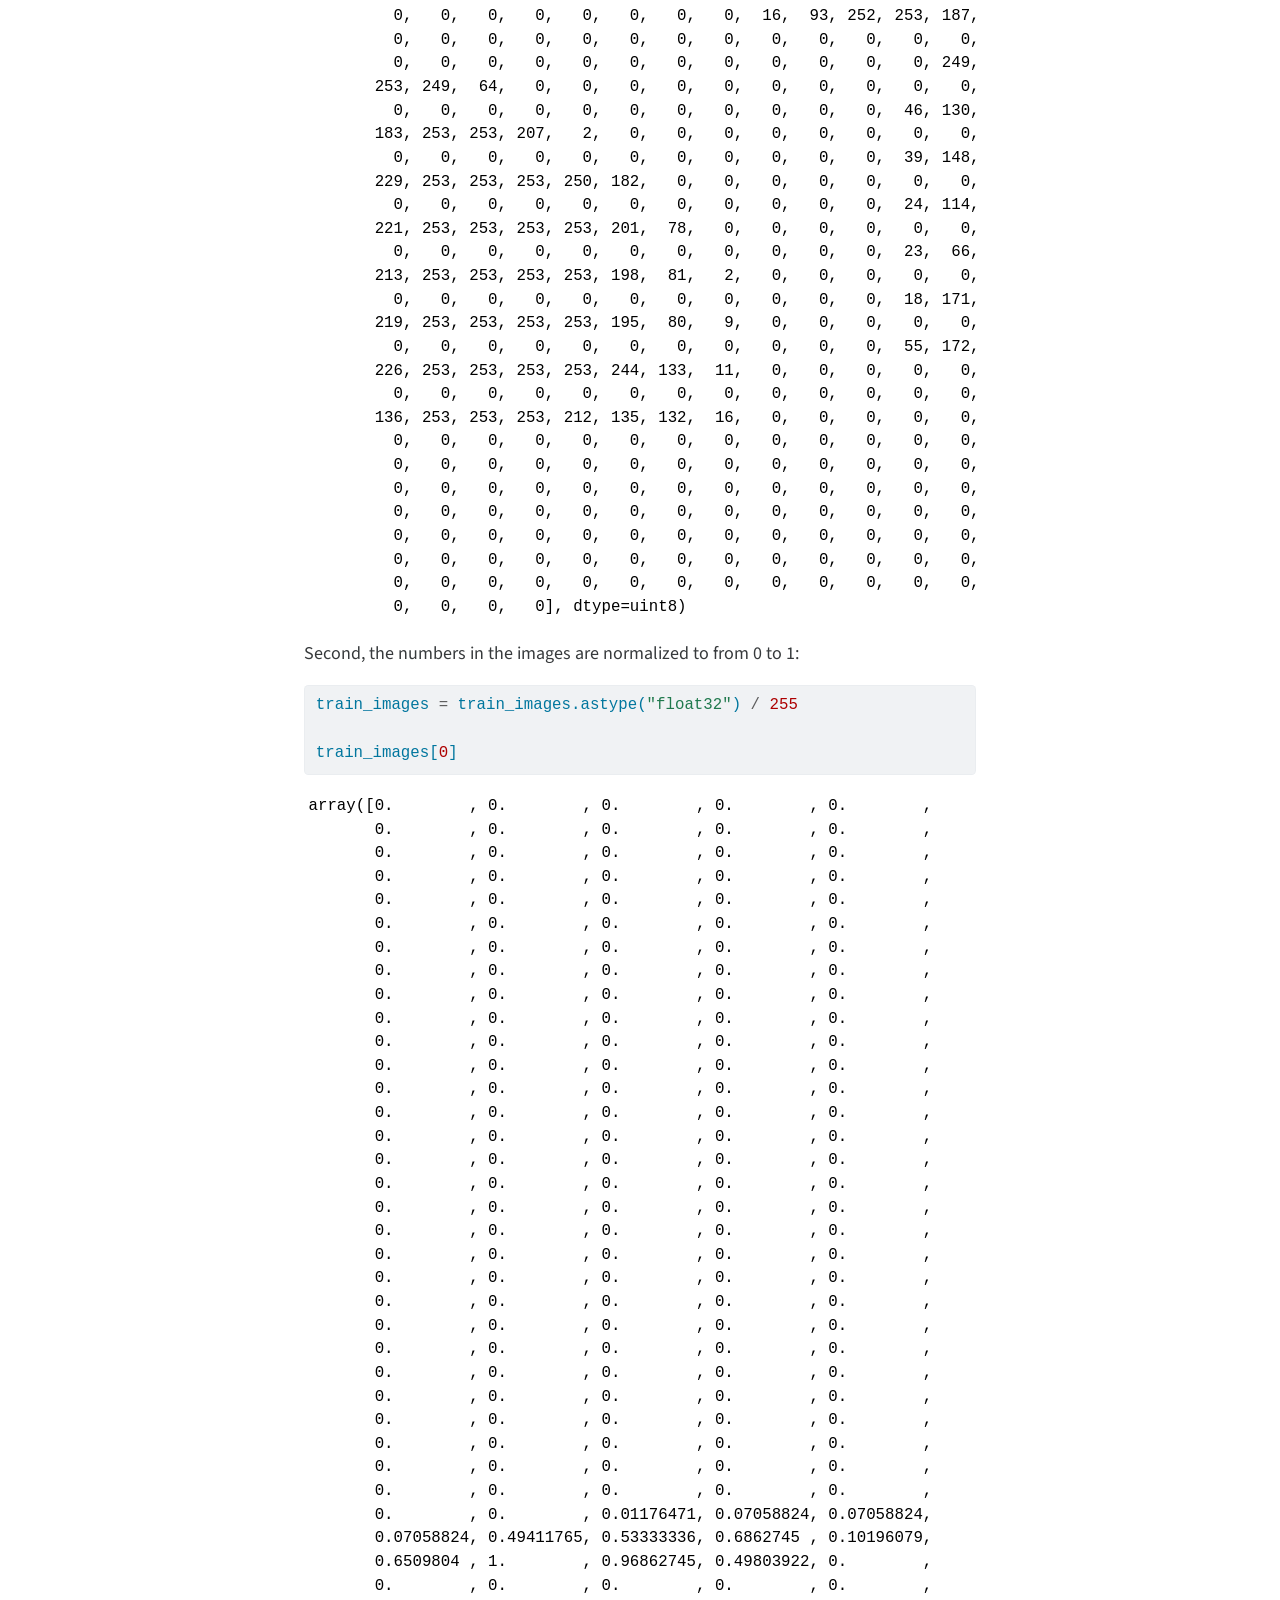
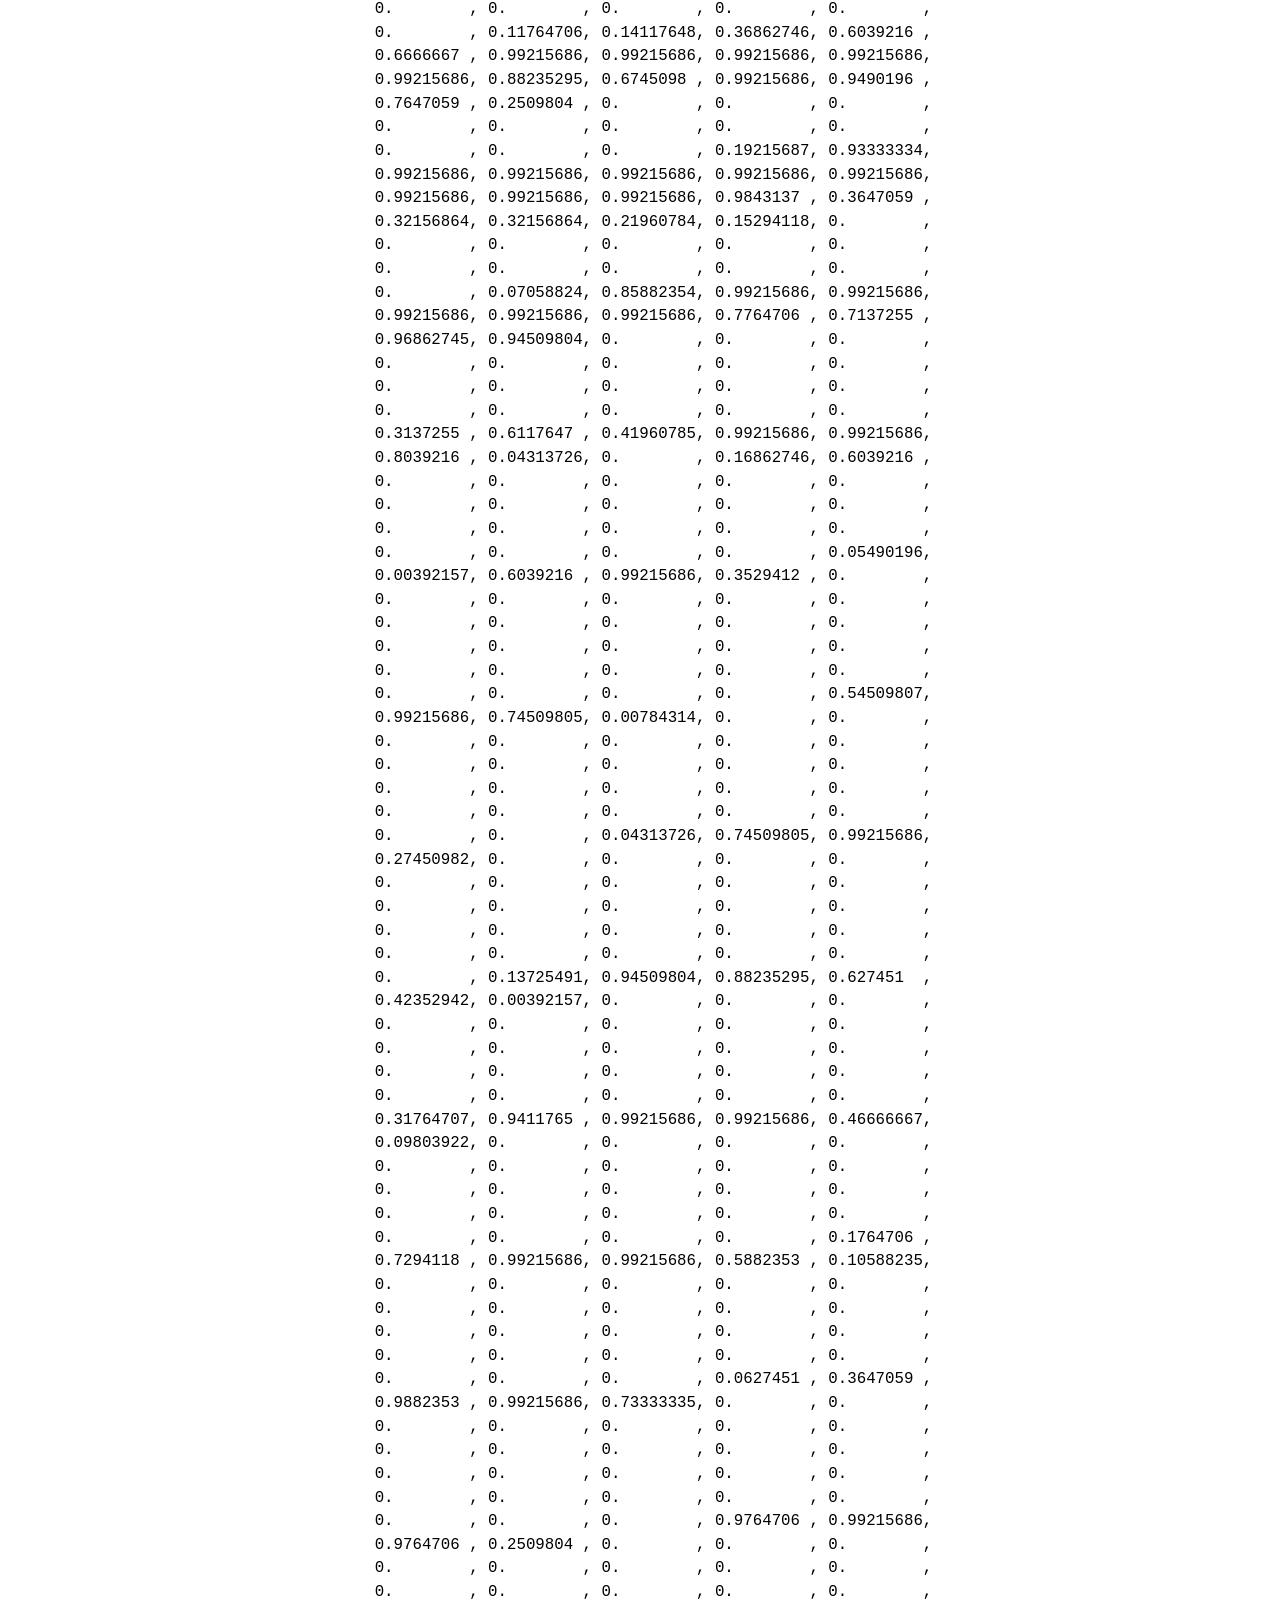
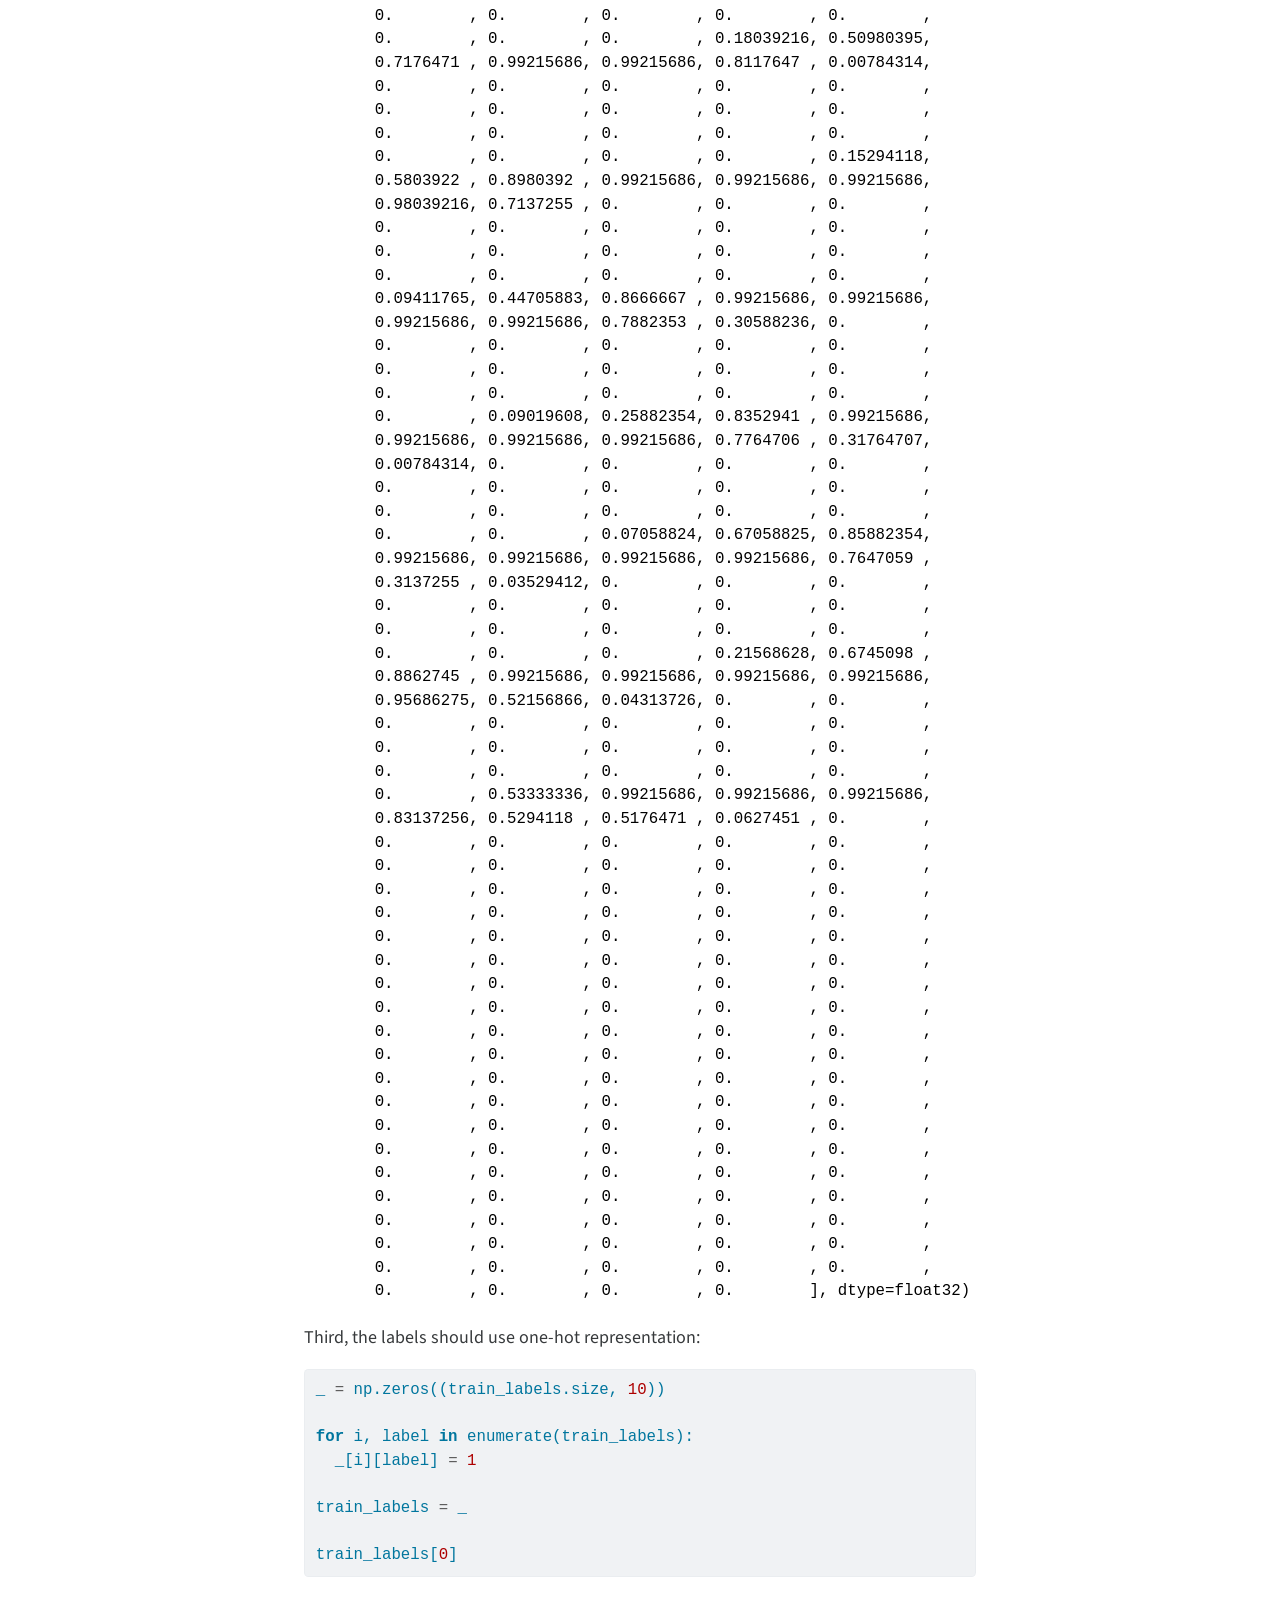
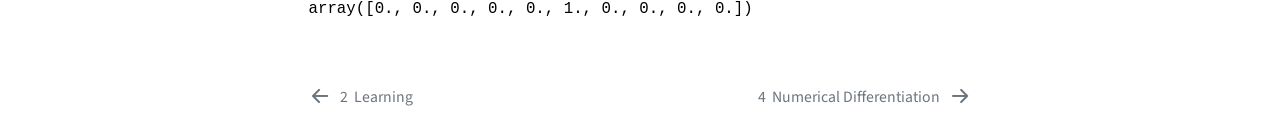
<file: docs/mnist.html>
<!DOCTYPE html>
<html xmlns="http://www.w3.org/1999/xhtml" lang="en" xml:lang="en"><head>
  <meta charset="utf-8">
  <meta name="generator" content="quarto-0.9.230">
  <meta name="viewport" content="width=device-width, initial-scale=1.0, user-scalable=yes">
  <title>Learning Deep Learning - 3&nbsp; MNIST</title>
  <style>
    code{white-space: pre-wrap;}
    span.smallcaps{font-variant: small-caps;}
    span.underline{text-decoration: underline;}
    div.column{display: inline-block; vertical-align: top; width: 50%;}
    div.hanging-indent{margin-left: 1.5em; text-indent: -1.5em;}
    ul.task-list{list-style: none;}
    pre > code.sourceCode { white-space: pre; position: relative; }
    pre > code.sourceCode > span { display: inline-block; line-height: 1.25; }
    pre > code.sourceCode > span:empty { height: 1.2em; }
    .sourceCode { overflow: visible; }
    code.sourceCode > span { color: inherit; text-decoration: inherit; }
    div.sourceCode { margin: 1em 0; }
    pre.sourceCode { margin: 0; }
    @media screen {
    div.sourceCode { overflow: auto; }
    }
    @media print {
    pre > code.sourceCode { white-space: pre-wrap; }
    pre > code.sourceCode > span { text-indent: -5em; padding-left: 5em; }
    }
    pre.numberSource code
      { counter-reset: source-line 0; }
    pre.numberSource code > span
      { position: relative; left: -4em; counter-increment: source-line; }
    pre.numberSource code > span > a:first-child::before
      { content: counter(source-line);
        position: relative; left: -1em; text-align: right; vertical-align: baseline;
        border: none; display: inline-block;
        -webkit-touch-callout: none; -webkit-user-select: none;
        -khtml-user-select: none; -moz-user-select: none;
        -ms-user-select: none; user-select: none;
        padding: 0 4px; width: 4em;
        color: #aaaaaa;
      }
    pre.numberSource { margin-left: 3em; border-left: 1px solid #aaaaaa;  padding-left: 4px; }
    div.sourceCode
      {   }
    @media screen {
    pre > code.sourceCode > span > a:first-child::before { text-decoration: underline; }
    }
    code span.al { color: #ff0000; font-weight: bold; } /* Alert */
    code span.an { color: #60a0b0; font-weight: bold; font-style: italic; } /* Annotation */
    code span.at { color: #7d9029; } /* Attribute */
    code span.bn { color: #40a070; } /* BaseN */
    code span.bu { } /* BuiltIn */
    code span.cf { color: #007020; font-weight: bold; } /* ControlFlow */
    code span.ch { color: #4070a0; } /* Char */
    code span.cn { color: #880000; } /* Constant */
    code span.co { color: #60a0b0; font-style: italic; } /* Comment */
    code span.cv { color: #60a0b0; font-weight: bold; font-style: italic; } /* CommentVar */
    code span.do { color: #ba2121; font-style: italic; } /* Documentation */
    code span.dt { color: #902000; } /* DataType */
    code span.dv { color: #40a070; } /* DecVal */
    code span.er { color: #ff0000; font-weight: bold; } /* Error */
    code span.ex { } /* Extension */
    code span.fl { color: #40a070; } /* Float */
    code span.fu { color: #06287e; } /* Function */
    code span.im { } /* Import */
    code span.in { color: #60a0b0; font-weight: bold; font-style: italic; } /* Information */
    code span.kw { color: #007020; font-weight: bold; } /* Keyword */
    code span.op { color: #666666; } /* Operator */
    code span.ot { color: #007020; } /* Other */
    code span.pp { color: #bc7a00; } /* Preprocessor */
    code span.sc { color: #4070a0; } /* SpecialChar */
    code span.ss { color: #bb6688; } /* SpecialString */
    code span.st { color: #4070a0; } /* String */
    code span.va { color: #19177c; } /* Variable */
    code span.vs { color: #4070a0; } /* VerbatimString */
    code span.wa { color: #60a0b0; font-weight: bold; font-style: italic; } /* Warning */
  </style>

  <script src="site_libs/quarto-nav/quarto-nav.js"></script>
  <script src="site_libs/quarto-nav/headroom.min.js"></script>
  <script src="site_libs/clipboard/clipboard.min.js"></script>
  <meta name="quarto:offset" content="./">
  <script src="site_libs/quarto-search/autocomplete.umd.js"></script>
  <script src="site_libs/quarto-search/fuse.min.js"></script>
  <script src="site_libs/quarto-search/quarto-search.js"></script>
  <link href="./numerical-differentiation.html" rel="next">
  <link href="./learning.html" rel="prev">
  <script src="site_libs/quarto-html/quarto.js"></script>
  <script src="site_libs/quarto-html/popper.min.js"></script>
  <script src="site_libs/quarto-html/tippy.umd.min.js"></script>
  <script src="site_libs/quarto-html/anchor.min.js"></script>
  <link href="site_libs/quarto-html/tippy.css" rel="stylesheet">
  <link id="quarto-text-highlighting-styles" href="site_libs/quarto-html/quarto-syntax-highlighting.css" rel="stylesheet">
  <script src="site_libs/bootstrap/bootstrap.min.js"></script>
  <link href="site_libs/bootstrap/bootstrap-icons.css" rel="stylesheet">
  <link href="site_libs/bootstrap/bootstrap.min.css" rel="stylesheet">
  <script id="quarto-search-options" type="application/json">{
    "location": "sidebar",
    "copy-button": false,
    "collapse-after": 3,
    "panel-placement": "start",
    "type": "textbox",
    "limit": 20,
    "language": {
      "search-no-results-text": "No results",
      "search-matching-documents-text": "matching documents",
      "search-copy-link-title": "Copy link to search",
      "search-hide-matches-text": "Hide additional matches",
      "search-more-match-text": "more match in this document",
      "search-more-matches-text": "more matches in this document",
      "search-clear-button-title": "Clear",
      "search-detached-cancel-button-title": "Cancel",
      "search-submit-button-title": "Submit"
    }
  }</script>
  <!--[if lt IE 9]>
    <script src="//cdnjs.cloudflare.com/ajax/libs/html5shiv/3.7.3/html5shiv-printshiv.min.js"></script>
  <![endif]-->
</head>
<body class="floating">
<div id="quarto-search-results"></div>
  <header id="quarto-header" class="headroom fixed-top">
  <nav class="quarto-secondary-nav" data-bs-toggle="collapse" data-bs-target="#quarto-sidebar" aria-controls="quarto-sidebar" aria-expanded="false" aria-label="Toggle sidebar navigation" onclick="if (window.quartoToggleHeadroom) { window.quartoToggleHeadroom(); }">
    <div class="container-fluid d-flex justify-content-between">
      <h1 class="quarto-secondary-nav-title"><span class="chapter-number">3</span>&nbsp; <span class="chapter-title">MNIST</span></h1>
      <button type="button" class="quarto-btn-toggle btn" aria-label="Show secondary navigation">
        <i class="bi bi-chevron-right"></i>
      </button>
    </div>
  </nav>
</header>
<!-- content -->
<div id="quarto-content" class="quarto-container page-columns page-rows-contents page-layout-article">
<!-- sidebar -->
  <nav id="quarto-sidebar" class="sidebar collapse sidebar-navigation floating overflow-auto">
    <div class="pt-lg-2 mt-2 text-left sidebar-header">
    <div class="sidebar-title mb-0 py-0">
      <a href="./">Learning Deep Learning</a> 
    </div>
      </div>
      <div class="mt-2 flex-shrink-0 align-items-center">
        <div class="sidebar-search">
        <div id="quarto-search" class="" title="Search"></div>
        </div>
      </div>
    <div class="sidebar-menu-container"> 
    <ul class="list-unstyled mt-1">
        <li class="sidebar-item">
  <div class="sidebar-item-container"> 
  <a href="./index.html" class="sidebar-item-text sidebar-link">Preface</a>
  </div>
</li>
        <li class="sidebar-item">
  <div class="sidebar-item-container"> 
  <a href="./neural-networks.html" class="sidebar-item-text sidebar-link"><span class="chapter-number">1</span>&nbsp; <span class="chapter-title">Neural Networks</span></a>
  </div>
</li>
        <li class="sidebar-item">
  <div class="sidebar-item-container"> 
  <a href="./learning.html" class="sidebar-item-text sidebar-link"><span class="chapter-number">2</span>&nbsp; <span class="chapter-title">Learning</span></a>
  </div>
</li>
        <li class="sidebar-item">
  <div class="sidebar-item-container"> 
  <a href="./mnist.html" class="sidebar-item-text sidebar-link active"><span class="chapter-number">3</span>&nbsp; <span class="chapter-title">MNIST</span></a>
  </div>
</li>
        <li class="sidebar-item">
  <div class="sidebar-item-container"> 
  <a href="./numerical-differentiation.html" class="sidebar-item-text sidebar-link"><span class="chapter-number">4</span>&nbsp; <span class="chapter-title">Numerical Differentiation</span></a>
  </div>
</li>
        <li class="sidebar-item">
  <div class="sidebar-item-container"> 
  <a href="./numpy.html" class="sidebar-item-text sidebar-link"><span class="chapter-number">5</span>&nbsp; <span class="chapter-title">NumPy Basics</span></a>
  </div>
</li>
        <li class="sidebar-item">
  <div class="sidebar-item-container"> 
  <a href="./backpropagation.html" class="sidebar-item-text sidebar-link"><span class="chapter-number">6</span>&nbsp; <span class="chapter-title">Backpropagation</span></a>
  </div>
</li>
        <li class="sidebar-item">
  <div class="sidebar-item-container"> 
  <a href="./tensors.html" class="sidebar-item-text sidebar-link"><span class="chapter-number">7</span>&nbsp; <span class="chapter-title">Tensors</span></a>
  </div>
</li>
        <li class="sidebar-item">
  <div class="sidebar-item-container"> 
  <a href="./keras.html" class="sidebar-item-text sidebar-link"><span class="chapter-number">8</span>&nbsp; <span class="chapter-title">Keras</span></a>
  </div>
</li>
        <li class="sidebar-item">
  <div class="sidebar-item-container"> 
  <a href="./tensorflow.html" class="sidebar-item-text sidebar-link"><span class="chapter-number">9</span>&nbsp; <span class="chapter-title">TensorFlow</span></a>
  </div>
</li>
    </ul>
    </div>
</nav>
<!-- margin-sidebar -->
    <div id="quarto-margin-sidebar" class="sidebar margin-sidebar">
        <nav id="TOC" role="doc-toc">
<h2 id="toc-title">Table of contents</h2>
<ul>
<li><a href="#mnist" id="toc-mnist" class="nav-link active" data-scroll-target="#mnist"> <span class="header-section-number">3.1</span> MNIST</a></li>
<li><a href="#normalization" id="toc-normalization" class="nav-link" data-scroll-target="#normalization"> <span class="header-section-number">3.2</span> Normalization</a></li>
</ul>
</nav>
    </div>
<!-- main -->
<main class="content" id="quarto-document-content">
<header id="title-block-header" class="quarto-title-block default">

<div class="quarto-title"><h1 class="title d-none d-lg-block display-7"><span class="chapter-number">3</span>&nbsp; <span class="chapter-title">MNIST</span></h1></div></header>

<div class="cell" data-execution_count="1">
<div class="sourceCode" id="cb1"><pre class="sourceCode python cell-code code-with-copy"><code class="sourceCode python"><span id="cb1-1"><a href="#cb1-1" aria-hidden="true" tabindex="-1"></a><span class="im">from</span> tensorflow.keras.datasets <span class="im">import</span> mnist</span>
<span id="cb1-2"><a href="#cb1-2" aria-hidden="true" tabindex="-1"></a><span class="im">from</span> matplotlib <span class="im">import</span> pyplot</span>
<span id="cb1-3"><a href="#cb1-3" aria-hidden="true" tabindex="-1"></a><span class="im">import</span> numpy <span class="im">as</span> np</span></code><button title="Copy to Clipboard" class="code-copy-button"><i class="bi"></i></button></pre></div>
</div>
<p>The MNIST dataset of handwritten digits is widely used. Let’s get familiar with it.</p>
<section id="mnist" class="level2" data-number="3.1">
<h2 data-number="3.1" class="anchored" data-anchor-id="mnist"><span class="header-section-number">3.1</span> MNIST</h2>
<p>The components of the dataset:</p>
<div class="cell" data-execution_count="2">
<div class="sourceCode" id="cb2"><pre class="sourceCode python cell-code code-with-copy"><code class="sourceCode python"><span id="cb2-1"><a href="#cb2-1" aria-hidden="true" tabindex="-1"></a>(train_images, train_labels), (test_images, test_labels) <span class="op">=</span> mnist.load_data()</span></code><button title="Copy to Clipboard" class="code-copy-button"><i class="bi"></i></button></pre></div>
</div>
<p>The shapes of the components:</p>
<div class="cell" data-execution_count="3">
<div class="sourceCode" id="cb3"><pre class="sourceCode python cell-code code-with-copy"><code class="sourceCode python"><span id="cb3-1"><a href="#cb3-1" aria-hidden="true" tabindex="-1"></a>train_images.shape</span></code><button title="Copy to Clipboard" class="code-copy-button"><i class="bi"></i></button></pre></div>
<div class="cell-output-display" data-execution_count="3">
<pre><code>(60000, 28, 28)</code></pre>
</div>
</div>
<div class="cell" data-execution_count="4">
<div class="sourceCode" id="cb5"><pre class="sourceCode python cell-code code-with-copy"><code class="sourceCode python"><span id="cb5-1"><a href="#cb5-1" aria-hidden="true" tabindex="-1"></a>train_labels.shape</span></code><button title="Copy to Clipboard" class="code-copy-button"><i class="bi"></i></button></pre></div>
<div class="cell-output-display" data-execution_count="4">
<pre><code>(60000,)</code></pre>
</div>
</div>
<p>Each case of the images is a 28 × 28 array which represents a digit. Each number in the array is between 0 and 255:</p>
<div class="cell" data-execution_count="5">
<div class="sourceCode" id="cb7"><pre class="sourceCode python cell-code code-with-copy"><code class="sourceCode python"><span id="cb7-1"><a href="#cb7-1" aria-hidden="true" tabindex="-1"></a>train_images[<span class="dv">0</span>]</span></code><button title="Copy to Clipboard" class="code-copy-button"><i class="bi"></i></button></pre></div>
<div class="cell-output-display" data-execution_count="5">
<pre><code>array([[  0,   0,   0,   0,   0,   0,   0,   0,   0,   0,   0,   0,   0,
          0,   0,   0,   0,   0,   0,   0,   0,   0,   0,   0,   0,   0,
          0,   0],
       [  0,   0,   0,   0,   0,   0,   0,   0,   0,   0,   0,   0,   0,
          0,   0,   0,   0,   0,   0,   0,   0,   0,   0,   0,   0,   0,
          0,   0],
       [  0,   0,   0,   0,   0,   0,   0,   0,   0,   0,   0,   0,   0,
          0,   0,   0,   0,   0,   0,   0,   0,   0,   0,   0,   0,   0,
          0,   0],
       [  0,   0,   0,   0,   0,   0,   0,   0,   0,   0,   0,   0,   0,
          0,   0,   0,   0,   0,   0,   0,   0,   0,   0,   0,   0,   0,
          0,   0],
       [  0,   0,   0,   0,   0,   0,   0,   0,   0,   0,   0,   0,   0,
          0,   0,   0,   0,   0,   0,   0,   0,   0,   0,   0,   0,   0,
          0,   0],
       [  0,   0,   0,   0,   0,   0,   0,   0,   0,   0,   0,   0,   3,
         18,  18,  18, 126, 136, 175,  26, 166, 255, 247, 127,   0,   0,
          0,   0],
       [  0,   0,   0,   0,   0,   0,   0,   0,  30,  36,  94, 154, 170,
        253, 253, 253, 253, 253, 225, 172, 253, 242, 195,  64,   0,   0,
          0,   0],
       [  0,   0,   0,   0,   0,   0,   0,  49, 238, 253, 253, 253, 253,
        253, 253, 253, 253, 251,  93,  82,  82,  56,  39,   0,   0,   0,
          0,   0],
       [  0,   0,   0,   0,   0,   0,   0,  18, 219, 253, 253, 253, 253,
        253, 198, 182, 247, 241,   0,   0,   0,   0,   0,   0,   0,   0,
          0,   0],
       [  0,   0,   0,   0,   0,   0,   0,   0,  80, 156, 107, 253, 253,
        205,  11,   0,  43, 154,   0,   0,   0,   0,   0,   0,   0,   0,
          0,   0],
       [  0,   0,   0,   0,   0,   0,   0,   0,   0,  14,   1, 154, 253,
         90,   0,   0,   0,   0,   0,   0,   0,   0,   0,   0,   0,   0,
          0,   0],
       [  0,   0,   0,   0,   0,   0,   0,   0,   0,   0,   0, 139, 253,
        190,   2,   0,   0,   0,   0,   0,   0,   0,   0,   0,   0,   0,
          0,   0],
       [  0,   0,   0,   0,   0,   0,   0,   0,   0,   0,   0,  11, 190,
        253,  70,   0,   0,   0,   0,   0,   0,   0,   0,   0,   0,   0,
          0,   0],
       [  0,   0,   0,   0,   0,   0,   0,   0,   0,   0,   0,   0,  35,
        241, 225, 160, 108,   1,   0,   0,   0,   0,   0,   0,   0,   0,
          0,   0],
       [  0,   0,   0,   0,   0,   0,   0,   0,   0,   0,   0,   0,   0,
         81, 240, 253, 253, 119,  25,   0,   0,   0,   0,   0,   0,   0,
          0,   0],
       [  0,   0,   0,   0,   0,   0,   0,   0,   0,   0,   0,   0,   0,
          0,  45, 186, 253, 253, 150,  27,   0,   0,   0,   0,   0,   0,
          0,   0],
       [  0,   0,   0,   0,   0,   0,   0,   0,   0,   0,   0,   0,   0,
          0,   0,  16,  93, 252, 253, 187,   0,   0,   0,   0,   0,   0,
          0,   0],
       [  0,   0,   0,   0,   0,   0,   0,   0,   0,   0,   0,   0,   0,
          0,   0,   0,   0, 249, 253, 249,  64,   0,   0,   0,   0,   0,
          0,   0],
       [  0,   0,   0,   0,   0,   0,   0,   0,   0,   0,   0,   0,   0,
          0,  46, 130, 183, 253, 253, 207,   2,   0,   0,   0,   0,   0,
          0,   0],
       [  0,   0,   0,   0,   0,   0,   0,   0,   0,   0,   0,   0,  39,
        148, 229, 253, 253, 253, 250, 182,   0,   0,   0,   0,   0,   0,
          0,   0],
       [  0,   0,   0,   0,   0,   0,   0,   0,   0,   0,  24, 114, 221,
        253, 253, 253, 253, 201,  78,   0,   0,   0,   0,   0,   0,   0,
          0,   0],
       [  0,   0,   0,   0,   0,   0,   0,   0,  23,  66, 213, 253, 253,
        253, 253, 198,  81,   2,   0,   0,   0,   0,   0,   0,   0,   0,
          0,   0],
       [  0,   0,   0,   0,   0,   0,  18, 171, 219, 253, 253, 253, 253,
        195,  80,   9,   0,   0,   0,   0,   0,   0,   0,   0,   0,   0,
          0,   0],
       [  0,   0,   0,   0,  55, 172, 226, 253, 253, 253, 253, 244, 133,
         11,   0,   0,   0,   0,   0,   0,   0,   0,   0,   0,   0,   0,
          0,   0],
       [  0,   0,   0,   0, 136, 253, 253, 253, 212, 135, 132,  16,   0,
          0,   0,   0,   0,   0,   0,   0,   0,   0,   0,   0,   0,   0,
          0,   0],
       [  0,   0,   0,   0,   0,   0,   0,   0,   0,   0,   0,   0,   0,
          0,   0,   0,   0,   0,   0,   0,   0,   0,   0,   0,   0,   0,
          0,   0],
       [  0,   0,   0,   0,   0,   0,   0,   0,   0,   0,   0,   0,   0,
          0,   0,   0,   0,   0,   0,   0,   0,   0,   0,   0,   0,   0,
          0,   0],
       [  0,   0,   0,   0,   0,   0,   0,   0,   0,   0,   0,   0,   0,
          0,   0,   0,   0,   0,   0,   0,   0,   0,   0,   0,   0,   0,
          0,   0]], dtype=uint8)</code></pre>
</div>
</div>
<div class="cell" data-execution_count="6">
<div class="sourceCode" id="cb9"><pre class="sourceCode python cell-code code-with-copy"><code class="sourceCode python"><span id="cb9-1"><a href="#cb9-1" aria-hidden="true" tabindex="-1"></a>pyplot.imshow(</span>
<span id="cb9-2"><a href="#cb9-2" aria-hidden="true" tabindex="-1"></a>  train_images[<span class="dv">0</span>],</span>
<span id="cb9-3"><a href="#cb9-3" aria-hidden="true" tabindex="-1"></a></span>
<span id="cb9-4"><a href="#cb9-4" aria-hidden="true" tabindex="-1"></a>  <span class="co"># color scheme</span></span>
<span id="cb9-5"><a href="#cb9-5" aria-hidden="true" tabindex="-1"></a>  cmap<span class="op">=</span>pyplot.cm.binary</span>
<span id="cb9-6"><a href="#cb9-6" aria-hidden="true" tabindex="-1"></a>)</span>
<span id="cb9-7"><a href="#cb9-7" aria-hidden="true" tabindex="-1"></a></span>
<span id="cb9-8"><a href="#cb9-8" aria-hidden="true" tabindex="-1"></a>pyplot.show()</span></code><button title="Copy to Clipboard" class="code-copy-button"><i class="bi"></i></button></pre></div>
<div class="cell-output-display">
<p><img src="mnist_files/figure-html/cell-7-output-1.png" width="408" height="404"></p>
</div>
</div>
<p>Each label is a number between 0 and 9:</p>
<div class="cell" data-execution_count="7">
<div class="sourceCode" id="cb10"><pre class="sourceCode python cell-code code-with-copy"><code class="sourceCode python"><span id="cb10-1"><a href="#cb10-1" aria-hidden="true" tabindex="-1"></a>train_labels[<span class="dv">0</span>]</span></code><button title="Copy to Clipboard" class="code-copy-button"><i class="bi"></i></button></pre></div>
<div class="cell-output-display" data-execution_count="7">
<pre><code>5</code></pre>
</div>
</div>
</section>
<section id="normalization" class="level2" data-number="3.2">
<h2 data-number="3.2" class="anchored" data-anchor-id="normalization"><span class="header-section-number">3.2</span> Normalization</h2>
<p>The dataset should usually be normalized before fed into a neural network.</p>
<p>First, the images should be converted to vectors:</p>
<div class="cell" data-execution_count="8">
<div class="sourceCode" id="cb12"><pre class="sourceCode python cell-code code-with-copy"><code class="sourceCode python"><span id="cb12-1"><a href="#cb12-1" aria-hidden="true" tabindex="-1"></a>train_images <span class="op">=</span> train_images.reshape((<span class="dv">60000</span>, <span class="dv">28</span> <span class="op">*</span> <span class="dv">28</span>))</span>
<span id="cb12-2"><a href="#cb12-2" aria-hidden="true" tabindex="-1"></a></span>
<span id="cb12-3"><a href="#cb12-3" aria-hidden="true" tabindex="-1"></a>train_images[<span class="dv">0</span>]</span></code><button title="Copy to Clipboard" class="code-copy-button"><i class="bi"></i></button></pre></div>
<div class="cell-output-display" data-execution_count="8">
<pre><code>array([  0,   0,   0,   0,   0,   0,   0,   0,   0,   0,   0,   0,   0,
         0,   0,   0,   0,   0,   0,   0,   0,   0,   0,   0,   0,   0,
         0,   0,   0,   0,   0,   0,   0,   0,   0,   0,   0,   0,   0,
         0,   0,   0,   0,   0,   0,   0,   0,   0,   0,   0,   0,   0,
         0,   0,   0,   0,   0,   0,   0,   0,   0,   0,   0,   0,   0,
         0,   0,   0,   0,   0,   0,   0,   0,   0,   0,   0,   0,   0,
         0,   0,   0,   0,   0,   0,   0,   0,   0,   0,   0,   0,   0,
         0,   0,   0,   0,   0,   0,   0,   0,   0,   0,   0,   0,   0,
         0,   0,   0,   0,   0,   0,   0,   0,   0,   0,   0,   0,   0,
         0,   0,   0,   0,   0,   0,   0,   0,   0,   0,   0,   0,   0,
         0,   0,   0,   0,   0,   0,   0,   0,   0,   0,   0,   0,   0,
         0,   0,   0,   0,   0,   0,   0,   0,   0,   3,  18,  18,  18,
       126, 136, 175,  26, 166, 255, 247, 127,   0,   0,   0,   0,   0,
         0,   0,   0,   0,   0,   0,   0,  30,  36,  94, 154, 170, 253,
       253, 253, 253, 253, 225, 172, 253, 242, 195,  64,   0,   0,   0,
         0,   0,   0,   0,   0,   0,   0,   0,  49, 238, 253, 253, 253,
       253, 253, 253, 253, 253, 251,  93,  82,  82,  56,  39,   0,   0,
         0,   0,   0,   0,   0,   0,   0,   0,   0,   0,  18, 219, 253,
       253, 253, 253, 253, 198, 182, 247, 241,   0,   0,   0,   0,   0,
         0,   0,   0,   0,   0,   0,   0,   0,   0,   0,   0,   0,   0,
        80, 156, 107, 253, 253, 205,  11,   0,  43, 154,   0,   0,   0,
         0,   0,   0,   0,   0,   0,   0,   0,   0,   0,   0,   0,   0,
         0,   0,   0,  14,   1, 154, 253,  90,   0,   0,   0,   0,   0,
         0,   0,   0,   0,   0,   0,   0,   0,   0,   0,   0,   0,   0,
         0,   0,   0,   0,   0,   0,   0, 139, 253, 190,   2,   0,   0,
         0,   0,   0,   0,   0,   0,   0,   0,   0,   0,   0,   0,   0,
         0,   0,   0,   0,   0,   0,   0,   0,   0,  11, 190, 253,  70,
         0,   0,   0,   0,   0,   0,   0,   0,   0,   0,   0,   0,   0,
         0,   0,   0,   0,   0,   0,   0,   0,   0,   0,   0,   0,  35,
       241, 225, 160, 108,   1,   0,   0,   0,   0,   0,   0,   0,   0,
         0,   0,   0,   0,   0,   0,   0,   0,   0,   0,   0,   0,   0,
         0,   0,  81, 240, 253, 253, 119,  25,   0,   0,   0,   0,   0,
         0,   0,   0,   0,   0,   0,   0,   0,   0,   0,   0,   0,   0,
         0,   0,   0,   0,   0,  45, 186, 253, 253, 150,  27,   0,   0,
         0,   0,   0,   0,   0,   0,   0,   0,   0,   0,   0,   0,   0,
         0,   0,   0,   0,   0,   0,   0,   0,  16,  93, 252, 253, 187,
         0,   0,   0,   0,   0,   0,   0,   0,   0,   0,   0,   0,   0,
         0,   0,   0,   0,   0,   0,   0,   0,   0,   0,   0,   0, 249,
       253, 249,  64,   0,   0,   0,   0,   0,   0,   0,   0,   0,   0,
         0,   0,   0,   0,   0,   0,   0,   0,   0,   0,   0,  46, 130,
       183, 253, 253, 207,   2,   0,   0,   0,   0,   0,   0,   0,   0,
         0,   0,   0,   0,   0,   0,   0,   0,   0,   0,   0,  39, 148,
       229, 253, 253, 253, 250, 182,   0,   0,   0,   0,   0,   0,   0,
         0,   0,   0,   0,   0,   0,   0,   0,   0,   0,   0,  24, 114,
       221, 253, 253, 253, 253, 201,  78,   0,   0,   0,   0,   0,   0,
         0,   0,   0,   0,   0,   0,   0,   0,   0,   0,   0,  23,  66,
       213, 253, 253, 253, 253, 198,  81,   2,   0,   0,   0,   0,   0,
         0,   0,   0,   0,   0,   0,   0,   0,   0,   0,   0,  18, 171,
       219, 253, 253, 253, 253, 195,  80,   9,   0,   0,   0,   0,   0,
         0,   0,   0,   0,   0,   0,   0,   0,   0,   0,   0,  55, 172,
       226, 253, 253, 253, 253, 244, 133,  11,   0,   0,   0,   0,   0,
         0,   0,   0,   0,   0,   0,   0,   0,   0,   0,   0,   0,   0,
       136, 253, 253, 253, 212, 135, 132,  16,   0,   0,   0,   0,   0,
         0,   0,   0,   0,   0,   0,   0,   0,   0,   0,   0,   0,   0,
         0,   0,   0,   0,   0,   0,   0,   0,   0,   0,   0,   0,   0,
         0,   0,   0,   0,   0,   0,   0,   0,   0,   0,   0,   0,   0,
         0,   0,   0,   0,   0,   0,   0,   0,   0,   0,   0,   0,   0,
         0,   0,   0,   0,   0,   0,   0,   0,   0,   0,   0,   0,   0,
         0,   0,   0,   0,   0,   0,   0,   0,   0,   0,   0,   0,   0,
         0,   0,   0,   0,   0,   0,   0,   0,   0,   0,   0,   0,   0,
         0,   0,   0,   0], dtype=uint8)</code></pre>
</div>
</div>
<p>Second, the numbers in the images are normalized to from 0 to 1:</p>
<div class="cell" data-execution_count="9">
<div class="sourceCode" id="cb14"><pre class="sourceCode python cell-code code-with-copy"><code class="sourceCode python"><span id="cb14-1"><a href="#cb14-1" aria-hidden="true" tabindex="-1"></a>train_images <span class="op">=</span> train_images.astype(<span class="st">"float32"</span>) <span class="op">/</span> <span class="dv">255</span></span>
<span id="cb14-2"><a href="#cb14-2" aria-hidden="true" tabindex="-1"></a></span>
<span id="cb14-3"><a href="#cb14-3" aria-hidden="true" tabindex="-1"></a>train_images[<span class="dv">0</span>]</span></code><button title="Copy to Clipboard" class="code-copy-button"><i class="bi"></i></button></pre></div>
<div class="cell-output-display" data-execution_count="9">
<pre><code>array([0.        , 0.        , 0.        , 0.        , 0.        ,
       0.        , 0.        , 0.        , 0.        , 0.        ,
       0.        , 0.        , 0.        , 0.        , 0.        ,
       0.        , 0.        , 0.        , 0.        , 0.        ,
       0.        , 0.        , 0.        , 0.        , 0.        ,
       0.        , 0.        , 0.        , 0.        , 0.        ,
       0.        , 0.        , 0.        , 0.        , 0.        ,
       0.        , 0.        , 0.        , 0.        , 0.        ,
       0.        , 0.        , 0.        , 0.        , 0.        ,
       0.        , 0.        , 0.        , 0.        , 0.        ,
       0.        , 0.        , 0.        , 0.        , 0.        ,
       0.        , 0.        , 0.        , 0.        , 0.        ,
       0.        , 0.        , 0.        , 0.        , 0.        ,
       0.        , 0.        , 0.        , 0.        , 0.        ,
       0.        , 0.        , 0.        , 0.        , 0.        ,
       0.        , 0.        , 0.        , 0.        , 0.        ,
       0.        , 0.        , 0.        , 0.        , 0.        ,
       0.        , 0.        , 0.        , 0.        , 0.        ,
       0.        , 0.        , 0.        , 0.        , 0.        ,
       0.        , 0.        , 0.        , 0.        , 0.        ,
       0.        , 0.        , 0.        , 0.        , 0.        ,
       0.        , 0.        , 0.        , 0.        , 0.        ,
       0.        , 0.        , 0.        , 0.        , 0.        ,
       0.        , 0.        , 0.        , 0.        , 0.        ,
       0.        , 0.        , 0.        , 0.        , 0.        ,
       0.        , 0.        , 0.        , 0.        , 0.        ,
       0.        , 0.        , 0.        , 0.        , 0.        ,
       0.        , 0.        , 0.        , 0.        , 0.        ,
       0.        , 0.        , 0.        , 0.        , 0.        ,
       0.        , 0.        , 0.        , 0.        , 0.        ,
       0.        , 0.        , 0.01176471, 0.07058824, 0.07058824,
       0.07058824, 0.49411765, 0.53333336, 0.6862745 , 0.10196079,
       0.6509804 , 1.        , 0.96862745, 0.49803922, 0.        ,
       0.        , 0.        , 0.        , 0.        , 0.        ,
       0.        , 0.        , 0.        , 0.        , 0.        ,
       0.        , 0.11764706, 0.14117648, 0.36862746, 0.6039216 ,
       0.6666667 , 0.99215686, 0.99215686, 0.99215686, 0.99215686,
       0.99215686, 0.88235295, 0.6745098 , 0.99215686, 0.9490196 ,
       0.7647059 , 0.2509804 , 0.        , 0.        , 0.        ,
       0.        , 0.        , 0.        , 0.        , 0.        ,
       0.        , 0.        , 0.        , 0.19215687, 0.93333334,
       0.99215686, 0.99215686, 0.99215686, 0.99215686, 0.99215686,
       0.99215686, 0.99215686, 0.99215686, 0.9843137 , 0.3647059 ,
       0.32156864, 0.32156864, 0.21960784, 0.15294118, 0.        ,
       0.        , 0.        , 0.        , 0.        , 0.        ,
       0.        , 0.        , 0.        , 0.        , 0.        ,
       0.        , 0.07058824, 0.85882354, 0.99215686, 0.99215686,
       0.99215686, 0.99215686, 0.99215686, 0.7764706 , 0.7137255 ,
       0.96862745, 0.94509804, 0.        , 0.        , 0.        ,
       0.        , 0.        , 0.        , 0.        , 0.        ,
       0.        , 0.        , 0.        , 0.        , 0.        ,
       0.        , 0.        , 0.        , 0.        , 0.        ,
       0.3137255 , 0.6117647 , 0.41960785, 0.99215686, 0.99215686,
       0.8039216 , 0.04313726, 0.        , 0.16862746, 0.6039216 ,
       0.        , 0.        , 0.        , 0.        , 0.        ,
       0.        , 0.        , 0.        , 0.        , 0.        ,
       0.        , 0.        , 0.        , 0.        , 0.        ,
       0.        , 0.        , 0.        , 0.        , 0.05490196,
       0.00392157, 0.6039216 , 0.99215686, 0.3529412 , 0.        ,
       0.        , 0.        , 0.        , 0.        , 0.        ,
       0.        , 0.        , 0.        , 0.        , 0.        ,
       0.        , 0.        , 0.        , 0.        , 0.        ,
       0.        , 0.        , 0.        , 0.        , 0.        ,
       0.        , 0.        , 0.        , 0.        , 0.54509807,
       0.99215686, 0.74509805, 0.00784314, 0.        , 0.        ,
       0.        , 0.        , 0.        , 0.        , 0.        ,
       0.        , 0.        , 0.        , 0.        , 0.        ,
       0.        , 0.        , 0.        , 0.        , 0.        ,
       0.        , 0.        , 0.        , 0.        , 0.        ,
       0.        , 0.        , 0.04313726, 0.74509805, 0.99215686,
       0.27450982, 0.        , 0.        , 0.        , 0.        ,
       0.        , 0.        , 0.        , 0.        , 0.        ,
       0.        , 0.        , 0.        , 0.        , 0.        ,
       0.        , 0.        , 0.        , 0.        , 0.        ,
       0.        , 0.        , 0.        , 0.        , 0.        ,
       0.        , 0.13725491, 0.94509804, 0.88235295, 0.627451  ,
       0.42352942, 0.00392157, 0.        , 0.        , 0.        ,
       0.        , 0.        , 0.        , 0.        , 0.        ,
       0.        , 0.        , 0.        , 0.        , 0.        ,
       0.        , 0.        , 0.        , 0.        , 0.        ,
       0.        , 0.        , 0.        , 0.        , 0.        ,
       0.31764707, 0.9411765 , 0.99215686, 0.99215686, 0.46666667,
       0.09803922, 0.        , 0.        , 0.        , 0.        ,
       0.        , 0.        , 0.        , 0.        , 0.        ,
       0.        , 0.        , 0.        , 0.        , 0.        ,
       0.        , 0.        , 0.        , 0.        , 0.        ,
       0.        , 0.        , 0.        , 0.        , 0.1764706 ,
       0.7294118 , 0.99215686, 0.99215686, 0.5882353 , 0.10588235,
       0.        , 0.        , 0.        , 0.        , 0.        ,
       0.        , 0.        , 0.        , 0.        , 0.        ,
       0.        , 0.        , 0.        , 0.        , 0.        ,
       0.        , 0.        , 0.        , 0.        , 0.        ,
       0.        , 0.        , 0.        , 0.0627451 , 0.3647059 ,
       0.9882353 , 0.99215686, 0.73333335, 0.        , 0.        ,
       0.        , 0.        , 0.        , 0.        , 0.        ,
       0.        , 0.        , 0.        , 0.        , 0.        ,
       0.        , 0.        , 0.        , 0.        , 0.        ,
       0.        , 0.        , 0.        , 0.        , 0.        ,
       0.        , 0.        , 0.        , 0.9764706 , 0.99215686,
       0.9764706 , 0.2509804 , 0.        , 0.        , 0.        ,
       0.        , 0.        , 0.        , 0.        , 0.        ,
       0.        , 0.        , 0.        , 0.        , 0.        ,
       0.        , 0.        , 0.        , 0.        , 0.        ,
       0.        , 0.        , 0.        , 0.18039216, 0.50980395,
       0.7176471 , 0.99215686, 0.99215686, 0.8117647 , 0.00784314,
       0.        , 0.        , 0.        , 0.        , 0.        ,
       0.        , 0.        , 0.        , 0.        , 0.        ,
       0.        , 0.        , 0.        , 0.        , 0.        ,
       0.        , 0.        , 0.        , 0.        , 0.15294118,
       0.5803922 , 0.8980392 , 0.99215686, 0.99215686, 0.99215686,
       0.98039216, 0.7137255 , 0.        , 0.        , 0.        ,
       0.        , 0.        , 0.        , 0.        , 0.        ,
       0.        , 0.        , 0.        , 0.        , 0.        ,
       0.        , 0.        , 0.        , 0.        , 0.        ,
       0.09411765, 0.44705883, 0.8666667 , 0.99215686, 0.99215686,
       0.99215686, 0.99215686, 0.7882353 , 0.30588236, 0.        ,
       0.        , 0.        , 0.        , 0.        , 0.        ,
       0.        , 0.        , 0.        , 0.        , 0.        ,
       0.        , 0.        , 0.        , 0.        , 0.        ,
       0.        , 0.09019608, 0.25882354, 0.8352941 , 0.99215686,
       0.99215686, 0.99215686, 0.99215686, 0.7764706 , 0.31764707,
       0.00784314, 0.        , 0.        , 0.        , 0.        ,
       0.        , 0.        , 0.        , 0.        , 0.        ,
       0.        , 0.        , 0.        , 0.        , 0.        ,
       0.        , 0.        , 0.07058824, 0.67058825, 0.85882354,
       0.99215686, 0.99215686, 0.99215686, 0.99215686, 0.7647059 ,
       0.3137255 , 0.03529412, 0.        , 0.        , 0.        ,
       0.        , 0.        , 0.        , 0.        , 0.        ,
       0.        , 0.        , 0.        , 0.        , 0.        ,
       0.        , 0.        , 0.        , 0.21568628, 0.6745098 ,
       0.8862745 , 0.99215686, 0.99215686, 0.99215686, 0.99215686,
       0.95686275, 0.52156866, 0.04313726, 0.        , 0.        ,
       0.        , 0.        , 0.        , 0.        , 0.        ,
       0.        , 0.        , 0.        , 0.        , 0.        ,
       0.        , 0.        , 0.        , 0.        , 0.        ,
       0.        , 0.53333336, 0.99215686, 0.99215686, 0.99215686,
       0.83137256, 0.5294118 , 0.5176471 , 0.0627451 , 0.        ,
       0.        , 0.        , 0.        , 0.        , 0.        ,
       0.        , 0.        , 0.        , 0.        , 0.        ,
       0.        , 0.        , 0.        , 0.        , 0.        ,
       0.        , 0.        , 0.        , 0.        , 0.        ,
       0.        , 0.        , 0.        , 0.        , 0.        ,
       0.        , 0.        , 0.        , 0.        , 0.        ,
       0.        , 0.        , 0.        , 0.        , 0.        ,
       0.        , 0.        , 0.        , 0.        , 0.        ,
       0.        , 0.        , 0.        , 0.        , 0.        ,
       0.        , 0.        , 0.        , 0.        , 0.        ,
       0.        , 0.        , 0.        , 0.        , 0.        ,
       0.        , 0.        , 0.        , 0.        , 0.        ,
       0.        , 0.        , 0.        , 0.        , 0.        ,
       0.        , 0.        , 0.        , 0.        , 0.        ,
       0.        , 0.        , 0.        , 0.        , 0.        ,
       0.        , 0.        , 0.        , 0.        , 0.        ,
       0.        , 0.        , 0.        , 0.        , 0.        ,
       0.        , 0.        , 0.        , 0.        , 0.        ,
       0.        , 0.        , 0.        , 0.        , 0.        ,
       0.        , 0.        , 0.        , 0.        ], dtype=float32)</code></pre>
</div>
</div>
<p>Third, the labels should use one-hot representation:</p>
<div class="cell" data-execution_count="10">
<div class="sourceCode" id="cb16"><pre class="sourceCode python cell-code code-with-copy"><code class="sourceCode python"><span id="cb16-1"><a href="#cb16-1" aria-hidden="true" tabindex="-1"></a>_ <span class="op">=</span> np.zeros((train_labels.size, <span class="dv">10</span>))</span>
<span id="cb16-2"><a href="#cb16-2" aria-hidden="true" tabindex="-1"></a></span>
<span id="cb16-3"><a href="#cb16-3" aria-hidden="true" tabindex="-1"></a><span class="cf">for</span> i, label <span class="kw">in</span> <span class="bu">enumerate</span>(train_labels):</span>
<span id="cb16-4"><a href="#cb16-4" aria-hidden="true" tabindex="-1"></a>  _[i][label] <span class="op">=</span> <span class="dv">1</span></span>
<span id="cb16-5"><a href="#cb16-5" aria-hidden="true" tabindex="-1"></a></span>
<span id="cb16-6"><a href="#cb16-6" aria-hidden="true" tabindex="-1"></a>train_labels <span class="op">=</span> _</span>
<span id="cb16-7"><a href="#cb16-7" aria-hidden="true" tabindex="-1"></a></span>
<span id="cb16-8"><a href="#cb16-8" aria-hidden="true" tabindex="-1"></a>train_labels[<span class="dv">0</span>]</span></code><button title="Copy to Clipboard" class="code-copy-button"><i class="bi"></i></button></pre></div>
<div class="cell-output-display" data-execution_count="10">
<pre><code>array([0., 0., 0., 0., 0., 1., 0., 0., 0., 0.])</code></pre>
</div>
</div>



</section>
</main> <!-- /main -->
<script type="application/javascript">
window.document.addEventListener("DOMContentLoaded", function (event) {
  const icon = "";
  const anchorJS = new window.AnchorJS();
  anchorJS.options = {
    placement: 'right',
    icon: icon
  };
  anchorJS.add('.anchored');
  const clipboard = new window.ClipboardJS('.code-copy-button', {
    target: function(trigger) {
      return trigger.previousElementSibling;
    }
  });
  clipboard.on('success', function(e) {
    // button target
    const button = e.trigger;
    // don't keep focus
    button.blur();
    // flash "checked"
    button.classList.add('code-copy-button-checked');
    setTimeout(function() {
      button.classList.remove('code-copy-button-checked');
    }, 1000);
    // clear code selection
    e.clearSelection();
  });
  function tippyHover(el, contentFn) {
    const config = {
      allowHTML: true,
      content: contentFn,
      maxWidth: 500,
      delay: 100,
      arrow: false,
      appendTo: function(el) {
          return el.parentElement;
      },
      interactive: true,
      interactiveBorder: 10,
      theme: 'quarto',
      placement: 'bottom-start'
    };
    window.tippy(el, config); 
  }
  const noterefs = window.document.querySelectorAll('a[role="doc-noteref"]');
  for (var i=0; i<noterefs.length; i++) {
    const ref = noterefs[i];
    tippyHover(ref, function() {
      let href = ref.getAttribute('href');
      try { href = new URL(href).hash; } catch {}
      const id = href.replace(/^#\/?/, "");
      const note = window.document.getElementById(id);
      return note.innerHTML;
    });
  }
  var bibliorefs = window.document.querySelectorAll('a[role="doc-biblioref"]');
  for (var i=0; i<bibliorefs.length; i++) {
    const ref = bibliorefs[i];
    const cites = ref.parentNode.getAttribute('data-cites').split(' ');
    tippyHover(ref, function() {
      var popup = window.document.createElement('div');
      cites.forEach(function(cite) {
        var citeDiv = window.document.createElement('div');
        citeDiv.classList.add('hanging-indent');
        citeDiv.classList.add('csl-entry');
        var biblioDiv = window.document.getElementById('ref-' + cite);
        if (biblioDiv) {
          citeDiv.innerHTML = biblioDiv.innerHTML;
        }
        popup.appendChild(citeDiv);
      });
      return popup.innerHTML;
    });
  }
});
</script>
<nav class="page-navigation">
  <div class="nav-page nav-page-previous">
      <a href="./learning.html" class="pagination-link">
        <i class="bi bi-arrow-left-short"></i> <span class="nav-page-text"><span class="chapter-number">2</span>&nbsp; <span class="chapter-title">Learning</span></span>
      </a>          
  </div>
  <div class="nav-page nav-page-next">
      <a href="./numerical-differentiation.html" class="pagination-link">
        <span class="nav-page-text"><span class="chapter-number">4</span>&nbsp; <span class="chapter-title">Numerical Differentiation</span></span> <i class="bi bi-arrow-right-short"></i>
      </a>
  </div>
</nav>
</div> <!-- /content -->


</body></html>
</file>
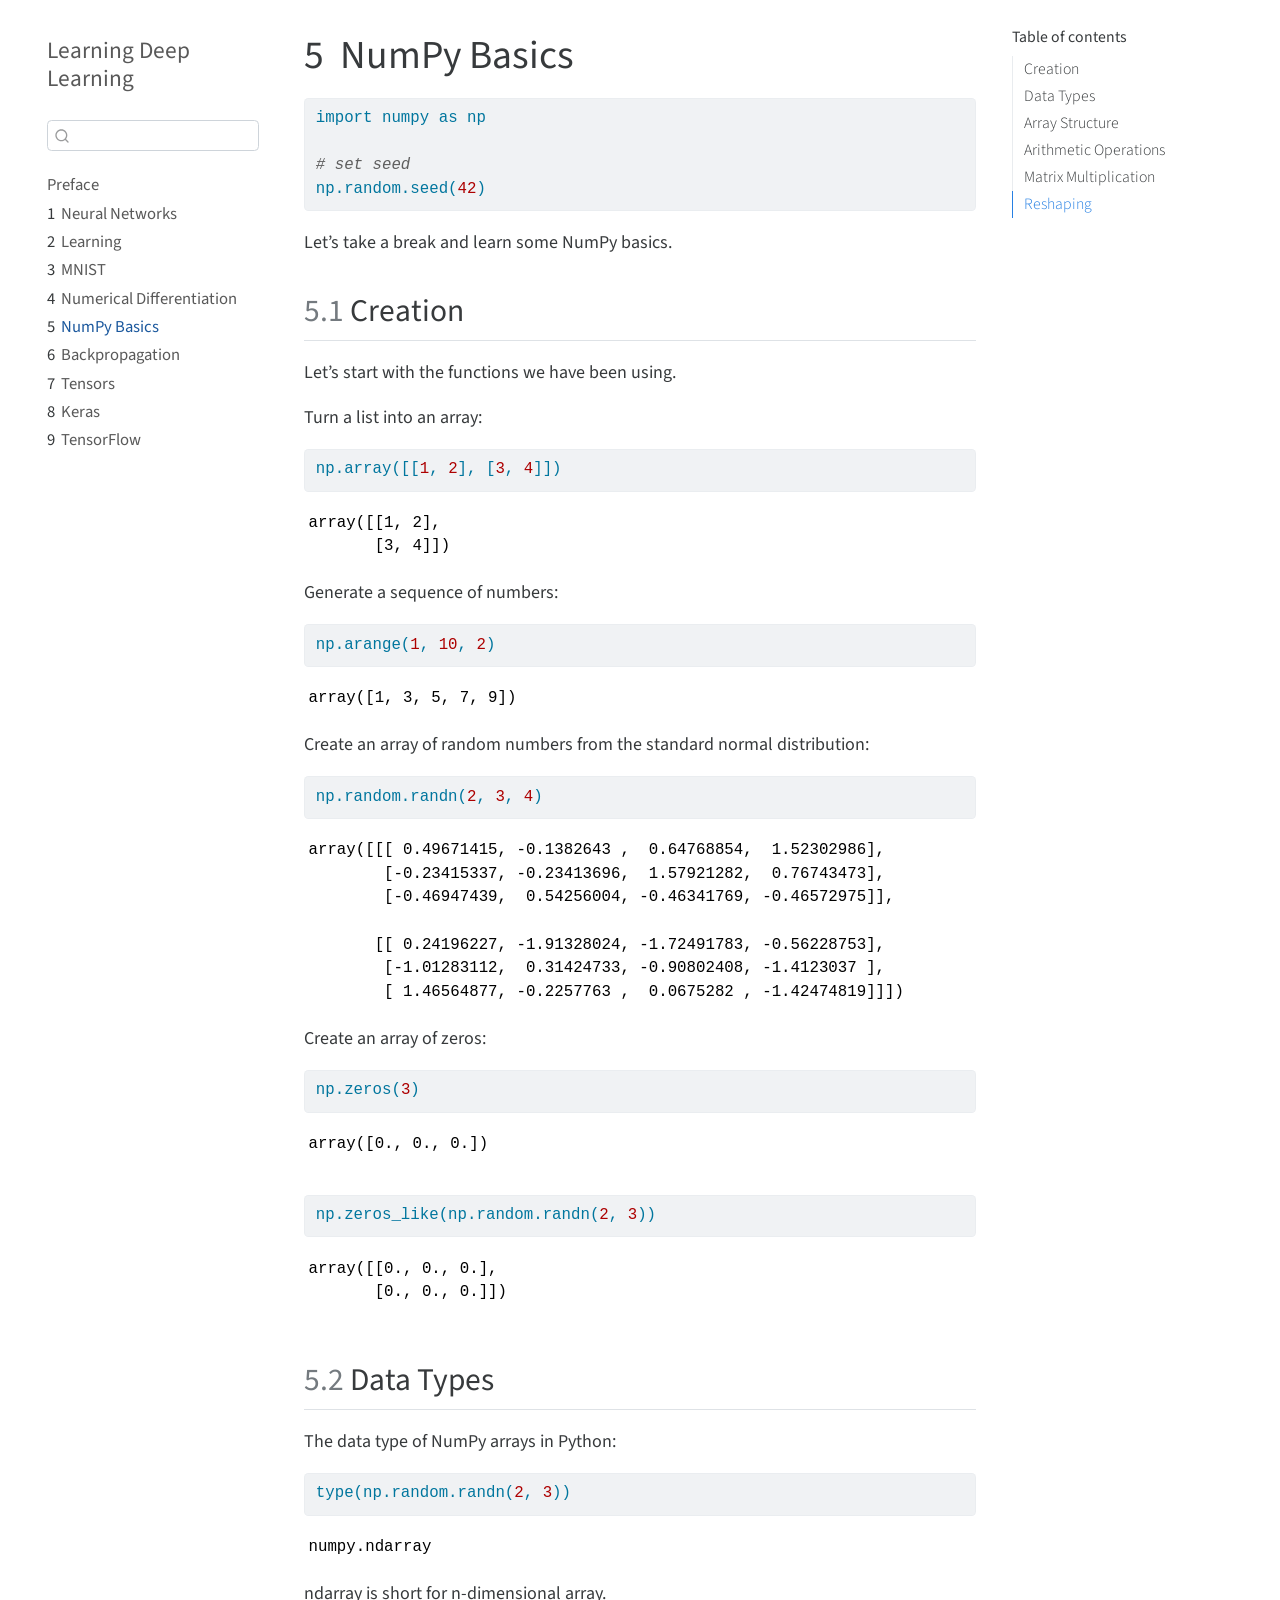
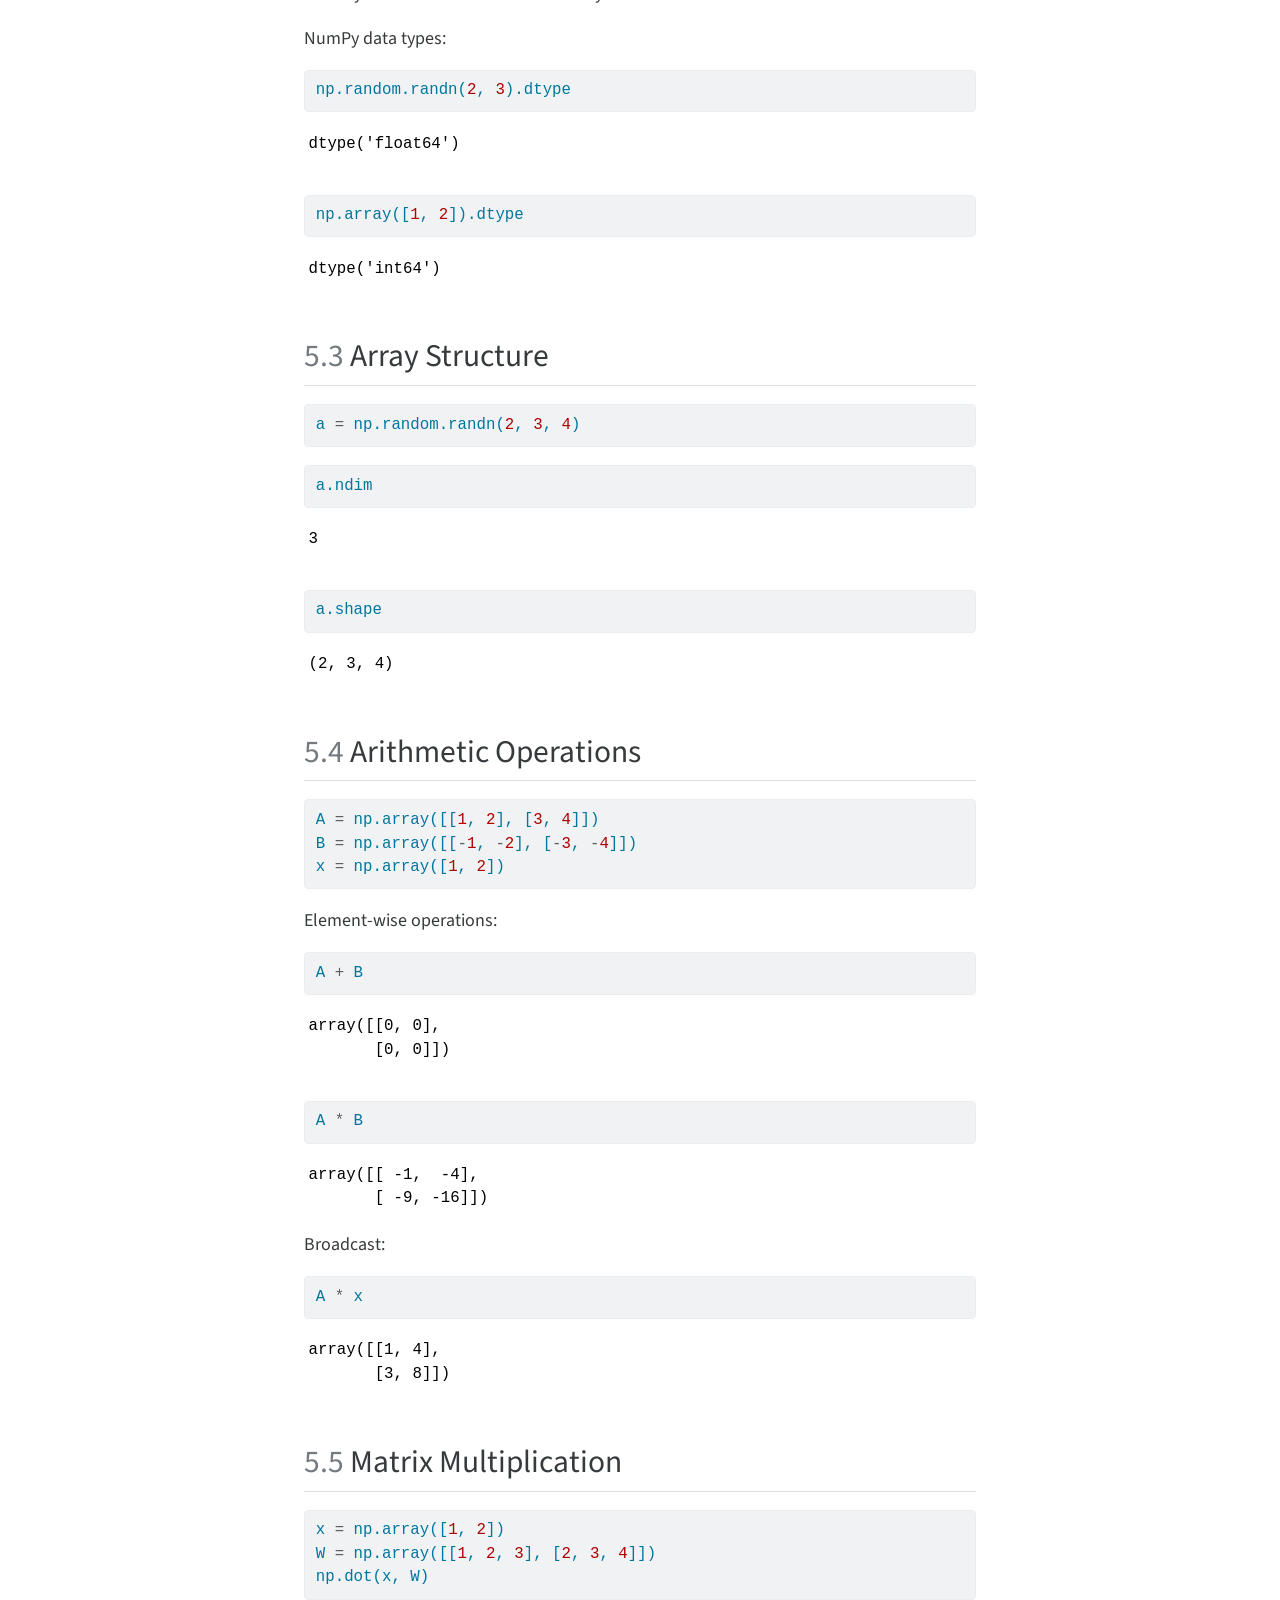
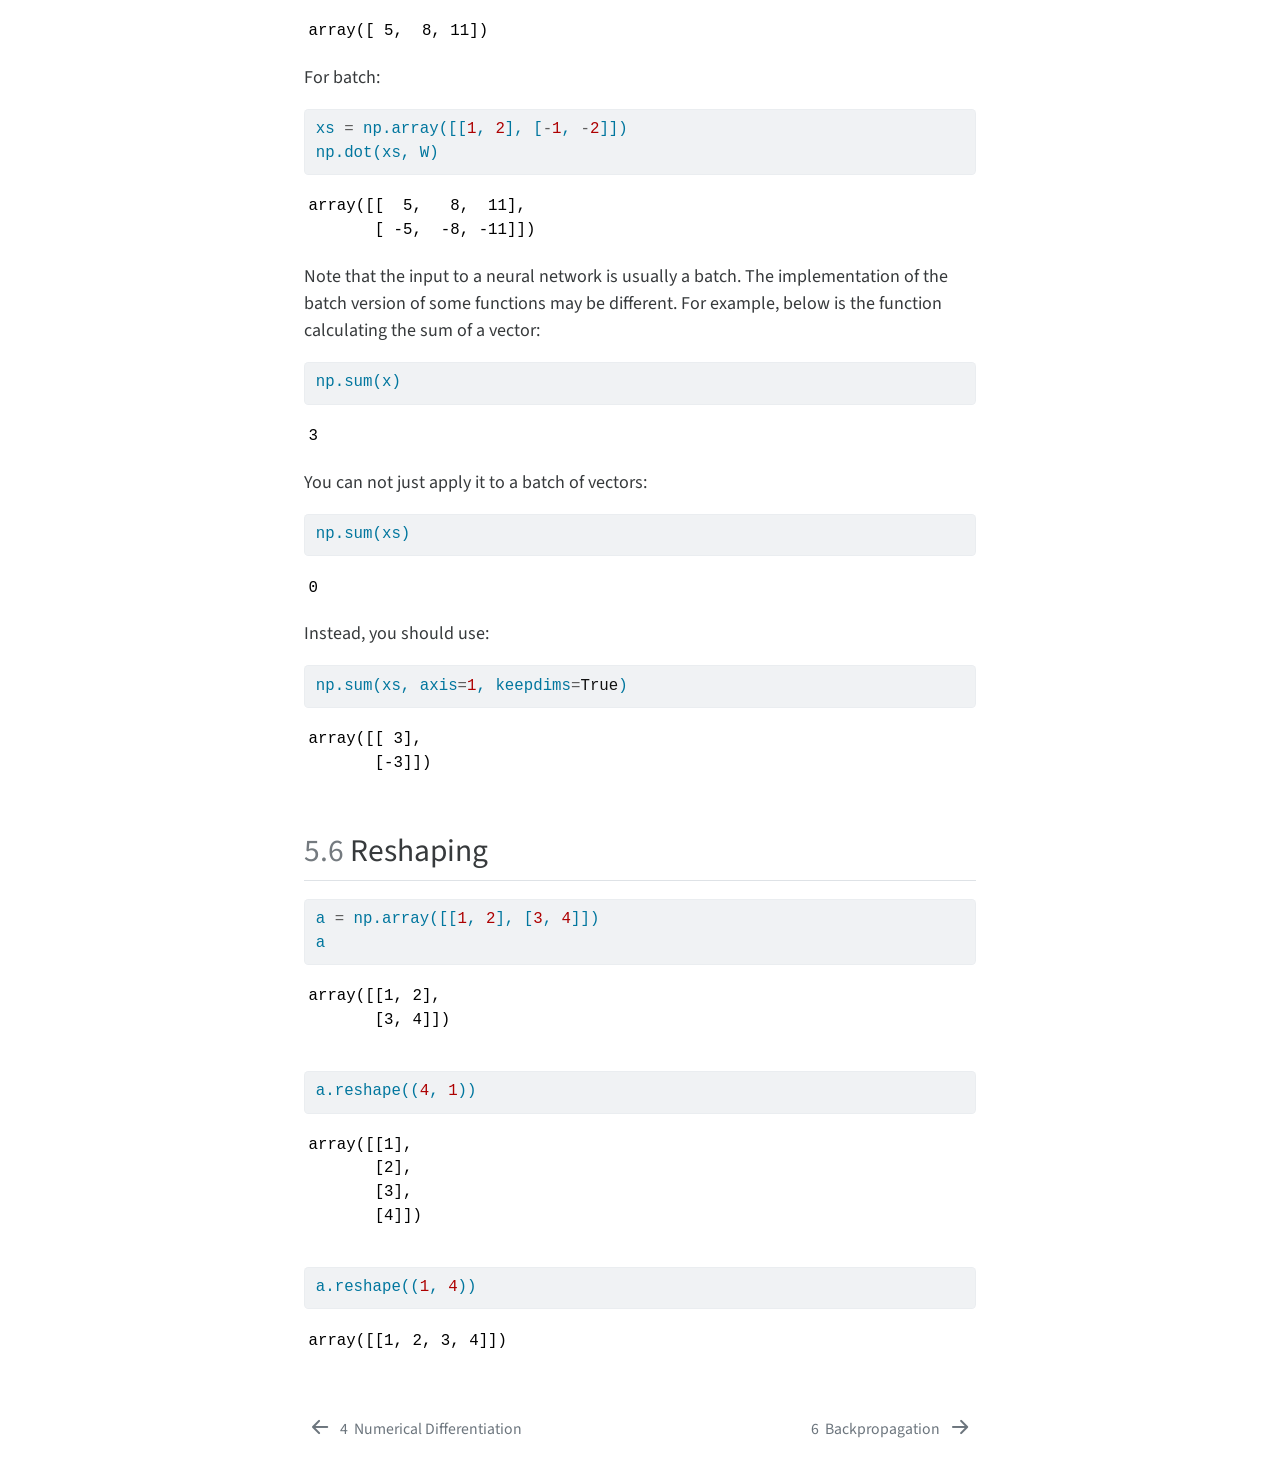
<file: docs/numpy.html>
<!DOCTYPE html>
<html xmlns="http://www.w3.org/1999/xhtml" lang="en" xml:lang="en"><head>
  <meta charset="utf-8">
  <meta name="generator" content="quarto-0.9.230">
  <meta name="viewport" content="width=device-width, initial-scale=1.0, user-scalable=yes">
  <title>Learning Deep Learning - 5&nbsp; NumPy Basics</title>
  <style>
    code{white-space: pre-wrap;}
    span.smallcaps{font-variant: small-caps;}
    span.underline{text-decoration: underline;}
    div.column{display: inline-block; vertical-align: top; width: 50%;}
    div.hanging-indent{margin-left: 1.5em; text-indent: -1.5em;}
    ul.task-list{list-style: none;}
    pre > code.sourceCode { white-space: pre; position: relative; }
    pre > code.sourceCode > span { display: inline-block; line-height: 1.25; }
    pre > code.sourceCode > span:empty { height: 1.2em; }
    .sourceCode { overflow: visible; }
    code.sourceCode > span { color: inherit; text-decoration: inherit; }
    div.sourceCode { margin: 1em 0; }
    pre.sourceCode { margin: 0; }
    @media screen {
    div.sourceCode { overflow: auto; }
    }
    @media print {
    pre > code.sourceCode { white-space: pre-wrap; }
    pre > code.sourceCode > span { text-indent: -5em; padding-left: 5em; }
    }
    pre.numberSource code
      { counter-reset: source-line 0; }
    pre.numberSource code > span
      { position: relative; left: -4em; counter-increment: source-line; }
    pre.numberSource code > span > a:first-child::before
      { content: counter(source-line);
        position: relative; left: -1em; text-align: right; vertical-align: baseline;
        border: none; display: inline-block;
        -webkit-touch-callout: none; -webkit-user-select: none;
        -khtml-user-select: none; -moz-user-select: none;
        -ms-user-select: none; user-select: none;
        padding: 0 4px; width: 4em;
        color: #aaaaaa;
      }
    pre.numberSource { margin-left: 3em; border-left: 1px solid #aaaaaa;  padding-left: 4px; }
    div.sourceCode
      {   }
    @media screen {
    pre > code.sourceCode > span > a:first-child::before { text-decoration: underline; }
    }
    code span.al { color: #ff0000; font-weight: bold; } /* Alert */
    code span.an { color: #60a0b0; font-weight: bold; font-style: italic; } /* Annotation */
    code span.at { color: #7d9029; } /* Attribute */
    code span.bn { color: #40a070; } /* BaseN */
    code span.bu { } /* BuiltIn */
    code span.cf { color: #007020; font-weight: bold; } /* ControlFlow */
    code span.ch { color: #4070a0; } /* Char */
    code span.cn { color: #880000; } /* Constant */
    code span.co { color: #60a0b0; font-style: italic; } /* Comment */
    code span.cv { color: #60a0b0; font-weight: bold; font-style: italic; } /* CommentVar */
    code span.do { color: #ba2121; font-style: italic; } /* Documentation */
    code span.dt { color: #902000; } /* DataType */
    code span.dv { color: #40a070; } /* DecVal */
    code span.er { color: #ff0000; font-weight: bold; } /* Error */
    code span.ex { } /* Extension */
    code span.fl { color: #40a070; } /* Float */
    code span.fu { color: #06287e; } /* Function */
    code span.im { } /* Import */
    code span.in { color: #60a0b0; font-weight: bold; font-style: italic; } /* Information */
    code span.kw { color: #007020; font-weight: bold; } /* Keyword */
    code span.op { color: #666666; } /* Operator */
    code span.ot { color: #007020; } /* Other */
    code span.pp { color: #bc7a00; } /* Preprocessor */
    code span.sc { color: #4070a0; } /* SpecialChar */
    code span.ss { color: #bb6688; } /* SpecialString */
    code span.st { color: #4070a0; } /* String */
    code span.va { color: #19177c; } /* Variable */
    code span.vs { color: #4070a0; } /* VerbatimString */
    code span.wa { color: #60a0b0; font-weight: bold; font-style: italic; } /* Warning */
  </style>

  <script src="site_libs/quarto-nav/quarto-nav.js"></script>
  <script src="site_libs/quarto-nav/headroom.min.js"></script>
  <script src="site_libs/clipboard/clipboard.min.js"></script>
  <meta name="quarto:offset" content="./">
  <script src="site_libs/quarto-search/autocomplete.umd.js"></script>
  <script src="site_libs/quarto-search/fuse.min.js"></script>
  <script src="site_libs/quarto-search/quarto-search.js"></script>
  <link href="./backpropagation.html" rel="next">
  <link href="./numerical-differentiation.html" rel="prev">
  <script src="site_libs/quarto-html/quarto.js"></script>
  <script src="site_libs/quarto-html/popper.min.js"></script>
  <script src="site_libs/quarto-html/tippy.umd.min.js"></script>
  <script src="site_libs/quarto-html/anchor.min.js"></script>
  <link href="site_libs/quarto-html/tippy.css" rel="stylesheet">
  <link id="quarto-text-highlighting-styles" href="site_libs/quarto-html/quarto-syntax-highlighting.css" rel="stylesheet">
  <script src="site_libs/bootstrap/bootstrap.min.js"></script>
  <link href="site_libs/bootstrap/bootstrap-icons.css" rel="stylesheet">
  <link href="site_libs/bootstrap/bootstrap.min.css" rel="stylesheet">
  <script id="quarto-search-options" type="application/json">{
    "location": "sidebar",
    "copy-button": false,
    "collapse-after": 3,
    "panel-placement": "start",
    "type": "textbox",
    "limit": 20,
    "language": {
      "search-no-results-text": "No results",
      "search-matching-documents-text": "matching documents",
      "search-copy-link-title": "Copy link to search",
      "search-hide-matches-text": "Hide additional matches",
      "search-more-match-text": "more match in this document",
      "search-more-matches-text": "more matches in this document",
      "search-clear-button-title": "Clear",
      "search-detached-cancel-button-title": "Cancel",
      "search-submit-button-title": "Submit"
    }
  }</script>
  <!--[if lt IE 9]>
    <script src="//cdnjs.cloudflare.com/ajax/libs/html5shiv/3.7.3/html5shiv-printshiv.min.js"></script>
  <![endif]-->
</head>
<body class="floating">
<div id="quarto-search-results"></div>
  <header id="quarto-header" class="headroom fixed-top">
  <nav class="quarto-secondary-nav" data-bs-toggle="collapse" data-bs-target="#quarto-sidebar" aria-controls="quarto-sidebar" aria-expanded="false" aria-label="Toggle sidebar navigation" onclick="if (window.quartoToggleHeadroom) { window.quartoToggleHeadroom(); }">
    <div class="container-fluid d-flex justify-content-between">
      <h1 class="quarto-secondary-nav-title"><span class="chapter-number">5</span>&nbsp; <span class="chapter-title">NumPy Basics</span></h1>
      <button type="button" class="quarto-btn-toggle btn" aria-label="Show secondary navigation">
        <i class="bi bi-chevron-right"></i>
      </button>
    </div>
  </nav>
</header>
<!-- content -->
<div id="quarto-content" class="quarto-container page-columns page-rows-contents page-layout-article">
<!-- sidebar -->
  <nav id="quarto-sidebar" class="sidebar collapse sidebar-navigation floating overflow-auto">
    <div class="pt-lg-2 mt-2 text-left sidebar-header">
    <div class="sidebar-title mb-0 py-0">
      <a href="./">Learning Deep Learning</a> 
    </div>
      </div>
      <div class="mt-2 flex-shrink-0 align-items-center">
        <div class="sidebar-search">
        <div id="quarto-search" class="" title="Search"></div>
        </div>
      </div>
    <div class="sidebar-menu-container"> 
    <ul class="list-unstyled mt-1">
        <li class="sidebar-item">
  <div class="sidebar-item-container"> 
  <a href="./index.html" class="sidebar-item-text sidebar-link">Preface</a>
  </div>
</li>
        <li class="sidebar-item">
  <div class="sidebar-item-container"> 
  <a href="./neural-networks.html" class="sidebar-item-text sidebar-link"><span class="chapter-number">1</span>&nbsp; <span class="chapter-title">Neural Networks</span></a>
  </div>
</li>
        <li class="sidebar-item">
  <div class="sidebar-item-container"> 
  <a href="./learning.html" class="sidebar-item-text sidebar-link"><span class="chapter-number">2</span>&nbsp; <span class="chapter-title">Learning</span></a>
  </div>
</li>
        <li class="sidebar-item">
  <div class="sidebar-item-container"> 
  <a href="./mnist.html" class="sidebar-item-text sidebar-link"><span class="chapter-number">3</span>&nbsp; <span class="chapter-title">MNIST</span></a>
  </div>
</li>
        <li class="sidebar-item">
  <div class="sidebar-item-container"> 
  <a href="./numerical-differentiation.html" class="sidebar-item-text sidebar-link"><span class="chapter-number">4</span>&nbsp; <span class="chapter-title">Numerical Differentiation</span></a>
  </div>
</li>
        <li class="sidebar-item">
  <div class="sidebar-item-container"> 
  <a href="./numpy.html" class="sidebar-item-text sidebar-link active"><span class="chapter-number">5</span>&nbsp; <span class="chapter-title">NumPy Basics</span></a>
  </div>
</li>
        <li class="sidebar-item">
  <div class="sidebar-item-container"> 
  <a href="./backpropagation.html" class="sidebar-item-text sidebar-link"><span class="chapter-number">6</span>&nbsp; <span class="chapter-title">Backpropagation</span></a>
  </div>
</li>
        <li class="sidebar-item">
  <div class="sidebar-item-container"> 
  <a href="./tensors.html" class="sidebar-item-text sidebar-link"><span class="chapter-number">7</span>&nbsp; <span class="chapter-title">Tensors</span></a>
  </div>
</li>
        <li class="sidebar-item">
  <div class="sidebar-item-container"> 
  <a href="./keras.html" class="sidebar-item-text sidebar-link"><span class="chapter-number">8</span>&nbsp; <span class="chapter-title">Keras</span></a>
  </div>
</li>
        <li class="sidebar-item">
  <div class="sidebar-item-container"> 
  <a href="./tensorflow.html" class="sidebar-item-text sidebar-link"><span class="chapter-number">9</span>&nbsp; <span class="chapter-title">TensorFlow</span></a>
  </div>
</li>
    </ul>
    </div>
</nav>
<!-- margin-sidebar -->
    <div id="quarto-margin-sidebar" class="sidebar margin-sidebar">
        <nav id="TOC" role="doc-toc">
<h2 id="toc-title">Table of contents</h2>
<ul>
<li><a href="#creation" id="toc-creation" class="nav-link active" data-scroll-target="#creation"> <span class="header-section-number">5.1</span> Creation</a></li>
<li><a href="#data-types" id="toc-data-types" class="nav-link" data-scroll-target="#data-types"> <span class="header-section-number">5.2</span> Data Types</a></li>
<li><a href="#array-structure" id="toc-array-structure" class="nav-link" data-scroll-target="#array-structure"> <span class="header-section-number">5.3</span> Array Structure</a></li>
<li><a href="#arithmetic-operations" id="toc-arithmetic-operations" class="nav-link" data-scroll-target="#arithmetic-operations"> <span class="header-section-number">5.4</span> Arithmetic Operations</a></li>
<li><a href="#matrix-multiplication" id="toc-matrix-multiplication" class="nav-link" data-scroll-target="#matrix-multiplication"> <span class="header-section-number">5.5</span> Matrix Multiplication</a></li>
<li><a href="#reshaping" id="toc-reshaping" class="nav-link" data-scroll-target="#reshaping"> <span class="header-section-number">5.6</span> Reshaping</a></li>
</ul>
</nav>
    </div>
<!-- main -->
<main class="content" id="quarto-document-content">
<header id="title-block-header" class="quarto-title-block default">

<div class="quarto-title"><h1 class="title d-none d-lg-block display-7"><span class="chapter-number">5</span>&nbsp; <span class="chapter-title">NumPy Basics</span></h1></div></header>

<div class="cell" data-execution_count="1">
<div class="sourceCode" id="cb1"><pre class="sourceCode python cell-code code-with-copy"><code class="sourceCode python"><span id="cb1-1"><a href="#cb1-1" aria-hidden="true" tabindex="-1"></a><span class="im">import</span> numpy <span class="im">as</span> np</span>
<span id="cb1-2"><a href="#cb1-2" aria-hidden="true" tabindex="-1"></a></span>
<span id="cb1-3"><a href="#cb1-3" aria-hidden="true" tabindex="-1"></a><span class="co"># set seed</span></span>
<span id="cb1-4"><a href="#cb1-4" aria-hidden="true" tabindex="-1"></a>np.random.seed(<span class="dv">42</span>)</span></code><button title="Copy to Clipboard" class="code-copy-button"><i class="bi"></i></button></pre></div>
</div>
<p>Let’s take a break and learn some NumPy basics.</p>
<section id="creation" class="level2" data-number="5.1">
<h2 data-number="5.1" class="anchored" data-anchor-id="creation"><span class="header-section-number">5.1</span> Creation</h2>
<p>Let’s start with the functions we have been using.</p>
<p>Turn a list into an array:</p>
<div class="cell" data-execution_count="2">
<div class="sourceCode" id="cb2"><pre class="sourceCode python cell-code code-with-copy"><code class="sourceCode python"><span id="cb2-1"><a href="#cb2-1" aria-hidden="true" tabindex="-1"></a>np.array([[<span class="dv">1</span>, <span class="dv">2</span>], [<span class="dv">3</span>, <span class="dv">4</span>]])</span></code><button title="Copy to Clipboard" class="code-copy-button"><i class="bi"></i></button></pre></div>
<div class="cell-output-display" data-execution_count="2">
<pre><code>array([[1, 2],
       [3, 4]])</code></pre>
</div>
</div>
<p>Generate a sequence of numbers:</p>
<div class="cell" data-execution_count="3">
<div class="sourceCode" id="cb4"><pre class="sourceCode python cell-code code-with-copy"><code class="sourceCode python"><span id="cb4-1"><a href="#cb4-1" aria-hidden="true" tabindex="-1"></a>np.arange(<span class="dv">1</span>, <span class="dv">10</span>, <span class="dv">2</span>)</span></code><button title="Copy to Clipboard" class="code-copy-button"><i class="bi"></i></button></pre></div>
<div class="cell-output-display" data-execution_count="3">
<pre><code>array([1, 3, 5, 7, 9])</code></pre>
</div>
</div>
<p>Create an array of random numbers from the standard normal distribution:</p>
<div class="cell" data-execution_count="4">
<div class="sourceCode" id="cb6"><pre class="sourceCode python cell-code code-with-copy"><code class="sourceCode python"><span id="cb6-1"><a href="#cb6-1" aria-hidden="true" tabindex="-1"></a>np.random.randn(<span class="dv">2</span>, <span class="dv">3</span>, <span class="dv">4</span>)</span></code><button title="Copy to Clipboard" class="code-copy-button"><i class="bi"></i></button></pre></div>
<div class="cell-output-display" data-execution_count="4">
<pre><code>array([[[ 0.49671415, -0.1382643 ,  0.64768854,  1.52302986],
        [-0.23415337, -0.23413696,  1.57921282,  0.76743473],
        [-0.46947439,  0.54256004, -0.46341769, -0.46572975]],

       [[ 0.24196227, -1.91328024, -1.72491783, -0.56228753],
        [-1.01283112,  0.31424733, -0.90802408, -1.4123037 ],
        [ 1.46564877, -0.2257763 ,  0.0675282 , -1.42474819]]])</code></pre>
</div>
</div>
<p>Create an array of zeros:</p>
<div class="cell" data-execution_count="5">
<div class="sourceCode" id="cb8"><pre class="sourceCode python cell-code code-with-copy"><code class="sourceCode python"><span id="cb8-1"><a href="#cb8-1" aria-hidden="true" tabindex="-1"></a>np.zeros(<span class="dv">3</span>)</span></code><button title="Copy to Clipboard" class="code-copy-button"><i class="bi"></i></button></pre></div>
<div class="cell-output-display" data-execution_count="5">
<pre><code>array([0., 0., 0.])</code></pre>
</div>
</div>
<div class="cell" data-execution_count="6">
<div class="sourceCode" id="cb10"><pre class="sourceCode python cell-code code-with-copy"><code class="sourceCode python"><span id="cb10-1"><a href="#cb10-1" aria-hidden="true" tabindex="-1"></a>np.zeros_like(np.random.randn(<span class="dv">2</span>, <span class="dv">3</span>))</span></code><button title="Copy to Clipboard" class="code-copy-button"><i class="bi"></i></button></pre></div>
<div class="cell-output-display" data-execution_count="6">
<pre><code>array([[0., 0., 0.],
       [0., 0., 0.]])</code></pre>
</div>
</div>
</section>
<section id="data-types" class="level2" data-number="5.2">
<h2 data-number="5.2" class="anchored" data-anchor-id="data-types"><span class="header-section-number">5.2</span> Data Types</h2>
<p>The data type of NumPy arrays in Python:</p>
<div class="cell" data-execution_count="7">
<div class="sourceCode" id="cb12"><pre class="sourceCode python cell-code code-with-copy"><code class="sourceCode python"><span id="cb12-1"><a href="#cb12-1" aria-hidden="true" tabindex="-1"></a><span class="bu">type</span>(np.random.randn(<span class="dv">2</span>, <span class="dv">3</span>))</span></code><button title="Copy to Clipboard" class="code-copy-button"><i class="bi"></i></button></pre></div>
<div class="cell-output-display" data-execution_count="7">
<pre><code>numpy.ndarray</code></pre>
</div>
</div>
<p>ndarray is short for n-dimensional array.</p>
<p>NumPy data types:</p>
<div class="cell" data-execution_count="8">
<div class="sourceCode" id="cb14"><pre class="sourceCode python cell-code code-with-copy"><code class="sourceCode python"><span id="cb14-1"><a href="#cb14-1" aria-hidden="true" tabindex="-1"></a>np.random.randn(<span class="dv">2</span>, <span class="dv">3</span>).dtype</span></code><button title="Copy to Clipboard" class="code-copy-button"><i class="bi"></i></button></pre></div>
<div class="cell-output-display" data-execution_count="8">
<pre><code>dtype('float64')</code></pre>
</div>
</div>
<div class="cell" data-execution_count="9">
<div class="sourceCode" id="cb16"><pre class="sourceCode python cell-code code-with-copy"><code class="sourceCode python"><span id="cb16-1"><a href="#cb16-1" aria-hidden="true" tabindex="-1"></a>np.array([<span class="dv">1</span>, <span class="dv">2</span>]).dtype</span></code><button title="Copy to Clipboard" class="code-copy-button"><i class="bi"></i></button></pre></div>
<div class="cell-output-display" data-execution_count="9">
<pre><code>dtype('int64')</code></pre>
</div>
</div>
</section>
<section id="array-structure" class="level2" data-number="5.3">
<h2 data-number="5.3" class="anchored" data-anchor-id="array-structure"><span class="header-section-number">5.3</span> Array Structure</h2>
<div class="cell" data-execution_count="10">
<div class="sourceCode" id="cb18"><pre class="sourceCode python cell-code code-with-copy"><code class="sourceCode python"><span id="cb18-1"><a href="#cb18-1" aria-hidden="true" tabindex="-1"></a>a <span class="op">=</span> np.random.randn(<span class="dv">2</span>, <span class="dv">3</span>, <span class="dv">4</span>)</span></code><button title="Copy to Clipboard" class="code-copy-button"><i class="bi"></i></button></pre></div>
</div>
<div class="cell" data-execution_count="11">
<div class="sourceCode" id="cb19"><pre class="sourceCode python cell-code code-with-copy"><code class="sourceCode python"><span id="cb19-1"><a href="#cb19-1" aria-hidden="true" tabindex="-1"></a>a.ndim</span></code><button title="Copy to Clipboard" class="code-copy-button"><i class="bi"></i></button></pre></div>
<div class="cell-output-display" data-execution_count="11">
<pre><code>3</code></pre>
</div>
</div>
<div class="cell" data-execution_count="12">
<div class="sourceCode" id="cb21"><pre class="sourceCode python cell-code code-with-copy"><code class="sourceCode python"><span id="cb21-1"><a href="#cb21-1" aria-hidden="true" tabindex="-1"></a>a.shape</span></code><button title="Copy to Clipboard" class="code-copy-button"><i class="bi"></i></button></pre></div>
<div class="cell-output-display" data-execution_count="12">
<pre><code>(2, 3, 4)</code></pre>
</div>
</div>
</section>
<section id="arithmetic-operations" class="level2" data-number="5.4">
<h2 data-number="5.4" class="anchored" data-anchor-id="arithmetic-operations"><span class="header-section-number">5.4</span> Arithmetic Operations</h2>
<div class="cell" data-execution_count="13">
<div class="sourceCode" id="cb23"><pre class="sourceCode python cell-code code-with-copy"><code class="sourceCode python"><span id="cb23-1"><a href="#cb23-1" aria-hidden="true" tabindex="-1"></a>A <span class="op">=</span> np.array([[<span class="dv">1</span>, <span class="dv">2</span>], [<span class="dv">3</span>, <span class="dv">4</span>]])</span>
<span id="cb23-2"><a href="#cb23-2" aria-hidden="true" tabindex="-1"></a>B <span class="op">=</span> np.array([[<span class="op">-</span><span class="dv">1</span>, <span class="op">-</span><span class="dv">2</span>], [<span class="op">-</span><span class="dv">3</span>, <span class="op">-</span><span class="dv">4</span>]])</span>
<span id="cb23-3"><a href="#cb23-3" aria-hidden="true" tabindex="-1"></a>x <span class="op">=</span> np.array([<span class="dv">1</span>, <span class="dv">2</span>])</span></code><button title="Copy to Clipboard" class="code-copy-button"><i class="bi"></i></button></pre></div>
</div>
<p>Element-wise operations:</p>
<div class="cell" data-execution_count="14">
<div class="sourceCode" id="cb24"><pre class="sourceCode python cell-code code-with-copy"><code class="sourceCode python"><span id="cb24-1"><a href="#cb24-1" aria-hidden="true" tabindex="-1"></a>A <span class="op">+</span> B</span></code><button title="Copy to Clipboard" class="code-copy-button"><i class="bi"></i></button></pre></div>
<div class="cell-output-display" data-execution_count="14">
<pre><code>array([[0, 0],
       [0, 0]])</code></pre>
</div>
</div>
<div class="cell" data-execution_count="15">
<div class="sourceCode" id="cb26"><pre class="sourceCode python cell-code code-with-copy"><code class="sourceCode python"><span id="cb26-1"><a href="#cb26-1" aria-hidden="true" tabindex="-1"></a>A <span class="op">*</span> B</span></code><button title="Copy to Clipboard" class="code-copy-button"><i class="bi"></i></button></pre></div>
<div class="cell-output-display" data-execution_count="15">
<pre><code>array([[ -1,  -4],
       [ -9, -16]])</code></pre>
</div>
</div>
<p>Broadcast:</p>
<div class="cell" data-execution_count="16">
<div class="sourceCode" id="cb28"><pre class="sourceCode python cell-code code-with-copy"><code class="sourceCode python"><span id="cb28-1"><a href="#cb28-1" aria-hidden="true" tabindex="-1"></a>A <span class="op">*</span> x</span></code><button title="Copy to Clipboard" class="code-copy-button"><i class="bi"></i></button></pre></div>
<div class="cell-output-display" data-execution_count="16">
<pre><code>array([[1, 4],
       [3, 8]])</code></pre>
</div>
</div>
</section>
<section id="matrix-multiplication" class="level2" data-number="5.5">
<h2 data-number="5.5" class="anchored" data-anchor-id="matrix-multiplication"><span class="header-section-number">5.5</span> Matrix Multiplication</h2>
<div class="cell" data-execution_count="17">
<div class="sourceCode" id="cb30"><pre class="sourceCode python cell-code code-with-copy"><code class="sourceCode python"><span id="cb30-1"><a href="#cb30-1" aria-hidden="true" tabindex="-1"></a>x <span class="op">=</span> np.array([<span class="dv">1</span>, <span class="dv">2</span>])</span>
<span id="cb30-2"><a href="#cb30-2" aria-hidden="true" tabindex="-1"></a>W <span class="op">=</span> np.array([[<span class="dv">1</span>, <span class="dv">2</span>, <span class="dv">3</span>], [<span class="dv">2</span>, <span class="dv">3</span>, <span class="dv">4</span>]])</span>
<span id="cb30-3"><a href="#cb30-3" aria-hidden="true" tabindex="-1"></a>np.dot(x, W)</span></code><button title="Copy to Clipboard" class="code-copy-button"><i class="bi"></i></button></pre></div>
<div class="cell-output-display" data-execution_count="17">
<pre><code>array([ 5,  8, 11])</code></pre>
</div>
</div>
<p>For batch:</p>
<div class="cell" data-execution_count="18">
<div class="sourceCode" id="cb32"><pre class="sourceCode python cell-code code-with-copy"><code class="sourceCode python"><span id="cb32-1"><a href="#cb32-1" aria-hidden="true" tabindex="-1"></a>xs <span class="op">=</span> np.array([[<span class="dv">1</span>, <span class="dv">2</span>], [<span class="op">-</span><span class="dv">1</span>, <span class="op">-</span><span class="dv">2</span>]])</span>
<span id="cb32-2"><a href="#cb32-2" aria-hidden="true" tabindex="-1"></a>np.dot(xs, W)</span></code><button title="Copy to Clipboard" class="code-copy-button"><i class="bi"></i></button></pre></div>
<div class="cell-output-display" data-execution_count="18">
<pre><code>array([[  5,   8,  11],
       [ -5,  -8, -11]])</code></pre>
</div>
</div>
<p>Note that the input to a neural network is usually a batch. The implementation of the batch version of some functions may be different. For example, below is the function calculating the sum of a vector:</p>
<div class="cell" data-execution_count="19">
<div class="sourceCode" id="cb34"><pre class="sourceCode python cell-code code-with-copy"><code class="sourceCode python"><span id="cb34-1"><a href="#cb34-1" aria-hidden="true" tabindex="-1"></a>np.<span class="bu">sum</span>(x)</span></code><button title="Copy to Clipboard" class="code-copy-button"><i class="bi"></i></button></pre></div>
<div class="cell-output-display" data-execution_count="19">
<pre><code>3</code></pre>
</div>
</div>
<p>You can not just apply it to a batch of vectors:</p>
<div class="cell" data-execution_count="20">
<div class="sourceCode" id="cb36"><pre class="sourceCode python cell-code code-with-copy"><code class="sourceCode python"><span id="cb36-1"><a href="#cb36-1" aria-hidden="true" tabindex="-1"></a>np.<span class="bu">sum</span>(xs)</span></code><button title="Copy to Clipboard" class="code-copy-button"><i class="bi"></i></button></pre></div>
<div class="cell-output-display" data-execution_count="20">
<pre><code>0</code></pre>
</div>
</div>
<p>Instead, you should use:</p>
<div class="cell" data-execution_count="21">
<div class="sourceCode" id="cb38"><pre class="sourceCode python cell-code code-with-copy"><code class="sourceCode python"><span id="cb38-1"><a href="#cb38-1" aria-hidden="true" tabindex="-1"></a>np.<span class="bu">sum</span>(xs, axis<span class="op">=</span><span class="dv">1</span>, keepdims<span class="op">=</span><span class="va">True</span>)</span></code><button title="Copy to Clipboard" class="code-copy-button"><i class="bi"></i></button></pre></div>
<div class="cell-output-display" data-execution_count="21">
<pre><code>array([[ 3],
       [-3]])</code></pre>
</div>
</div>
</section>
<section id="reshaping" class="level2" data-number="5.6">
<h2 data-number="5.6" class="anchored" data-anchor-id="reshaping"><span class="header-section-number">5.6</span> Reshaping</h2>
<div class="cell" data-execution_count="22">
<div class="sourceCode" id="cb40"><pre class="sourceCode python cell-code code-with-copy"><code class="sourceCode python"><span id="cb40-1"><a href="#cb40-1" aria-hidden="true" tabindex="-1"></a>a <span class="op">=</span> np.array([[<span class="dv">1</span>, <span class="dv">2</span>], [<span class="dv">3</span>, <span class="dv">4</span>]])</span>
<span id="cb40-2"><a href="#cb40-2" aria-hidden="true" tabindex="-1"></a>a</span></code><button title="Copy to Clipboard" class="code-copy-button"><i class="bi"></i></button></pre></div>
<div class="cell-output-display" data-execution_count="22">
<pre><code>array([[1, 2],
       [3, 4]])</code></pre>
</div>
</div>
<div class="cell" data-execution_count="23">
<div class="sourceCode" id="cb42"><pre class="sourceCode python cell-code code-with-copy"><code class="sourceCode python"><span id="cb42-1"><a href="#cb42-1" aria-hidden="true" tabindex="-1"></a>a.reshape((<span class="dv">4</span>, <span class="dv">1</span>))</span></code><button title="Copy to Clipboard" class="code-copy-button"><i class="bi"></i></button></pre></div>
<div class="cell-output-display" data-execution_count="23">
<pre><code>array([[1],
       [2],
       [3],
       [4]])</code></pre>
</div>
</div>
<div class="cell" data-execution_count="24">
<div class="sourceCode" id="cb44"><pre class="sourceCode python cell-code code-with-copy"><code class="sourceCode python"><span id="cb44-1"><a href="#cb44-1" aria-hidden="true" tabindex="-1"></a>a.reshape((<span class="dv">1</span>, <span class="dv">4</span>))</span></code><button title="Copy to Clipboard" class="code-copy-button"><i class="bi"></i></button></pre></div>
<div class="cell-output-display" data-execution_count="24">
<pre><code>array([[1, 2, 3, 4]])</code></pre>
</div>
</div>



</section>
</main> <!-- /main -->
<script type="application/javascript">
window.document.addEventListener("DOMContentLoaded", function (event) {
  const icon = "";
  const anchorJS = new window.AnchorJS();
  anchorJS.options = {
    placement: 'right',
    icon: icon
  };
  anchorJS.add('.anchored');
  const clipboard = new window.ClipboardJS('.code-copy-button', {
    target: function(trigger) {
      return trigger.previousElementSibling;
    }
  });
  clipboard.on('success', function(e) {
    // button target
    const button = e.trigger;
    // don't keep focus
    button.blur();
    // flash "checked"
    button.classList.add('code-copy-button-checked');
    setTimeout(function() {
      button.classList.remove('code-copy-button-checked');
    }, 1000);
    // clear code selection
    e.clearSelection();
  });
  function tippyHover(el, contentFn) {
    const config = {
      allowHTML: true,
      content: contentFn,
      maxWidth: 500,
      delay: 100,
      arrow: false,
      appendTo: function(el) {
          return el.parentElement;
      },
      interactive: true,
      interactiveBorder: 10,
      theme: 'quarto',
      placement: 'bottom-start'
    };
    window.tippy(el, config); 
  }
  const noterefs = window.document.querySelectorAll('a[role="doc-noteref"]');
  for (var i=0; i<noterefs.length; i++) {
    const ref = noterefs[i];
    tippyHover(ref, function() {
      let href = ref.getAttribute('href');
      try { href = new URL(href).hash; } catch {}
      const id = href.replace(/^#\/?/, "");
      const note = window.document.getElementById(id);
      return note.innerHTML;
    });
  }
  var bibliorefs = window.document.querySelectorAll('a[role="doc-biblioref"]');
  for (var i=0; i<bibliorefs.length; i++) {
    const ref = bibliorefs[i];
    const cites = ref.parentNode.getAttribute('data-cites').split(' ');
    tippyHover(ref, function() {
      var popup = window.document.createElement('div');
      cites.forEach(function(cite) {
        var citeDiv = window.document.createElement('div');
        citeDiv.classList.add('hanging-indent');
        citeDiv.classList.add('csl-entry');
        var biblioDiv = window.document.getElementById('ref-' + cite);
        if (biblioDiv) {
          citeDiv.innerHTML = biblioDiv.innerHTML;
        }
        popup.appendChild(citeDiv);
      });
      return popup.innerHTML;
    });
  }
});
</script>
<nav class="page-navigation">
  <div class="nav-page nav-page-previous">
      <a href="./numerical-differentiation.html" class="pagination-link">
        <i class="bi bi-arrow-left-short"></i> <span class="nav-page-text"><span class="chapter-number">4</span>&nbsp; <span class="chapter-title">Numerical Differentiation</span></span>
      </a>          
  </div>
  <div class="nav-page nav-page-next">
      <a href="./backpropagation.html" class="pagination-link">
        <span class="nav-page-text"><span class="chapter-number">6</span>&nbsp; <span class="chapter-title">Backpropagation</span></span> <i class="bi bi-arrow-right-short"></i>
      </a>
  </div>
</nav>
</div> <!-- /content -->


</body></html>
</file>
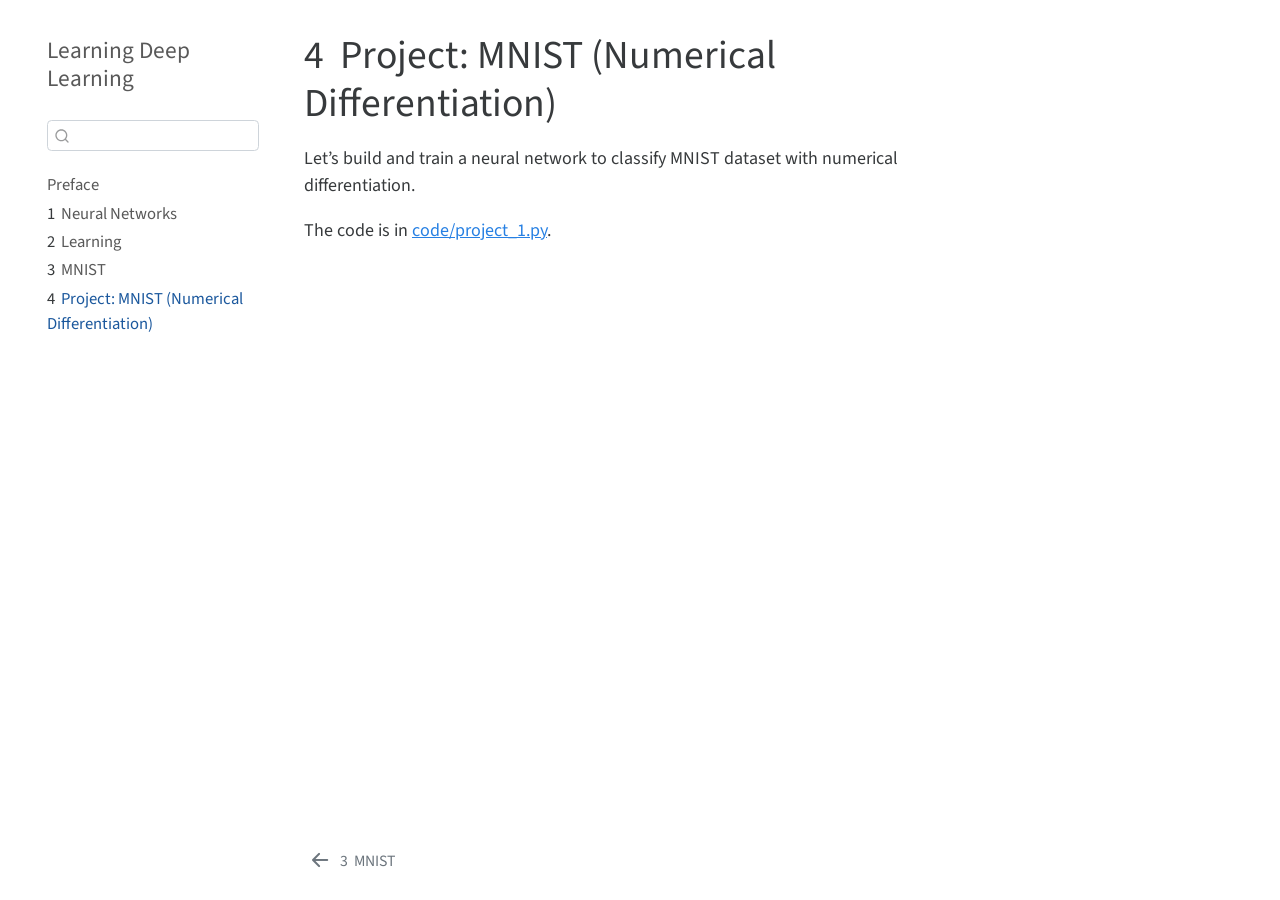
<file: docs/project-mnist-numerical-differentiation.html>
<!DOCTYPE html>
<html xmlns="http://www.w3.org/1999/xhtml" lang="en" xml:lang="en"><head>
  <meta charset="utf-8">
  <meta name="generator" content="quarto-0.9.230">
  <meta name="viewport" content="width=device-width, initial-scale=1.0, user-scalable=yes">
  <title>Learning Deep Learning - 4&nbsp; Project: MNIST (Numerical Differentiation)</title>
  <style>
    code{white-space: pre-wrap;}
    span.smallcaps{font-variant: small-caps;}
    span.underline{text-decoration: underline;}
    div.column{display: inline-block; vertical-align: top; width: 50%;}
    div.hanging-indent{margin-left: 1.5em; text-indent: -1.5em;}
    ul.task-list{list-style: none;}
  </style>

  <script src="site_libs/quarto-nav/quarto-nav.js"></script>
  <script src="site_libs/quarto-nav/headroom.min.js"></script>
  <script src="site_libs/clipboard/clipboard.min.js"></script>
  <meta name="quarto:offset" content="./">
  <script src="site_libs/quarto-search/autocomplete.umd.js"></script>
  <script src="site_libs/quarto-search/fuse.min.js"></script>
  <script src="site_libs/quarto-search/quarto-search.js"></script>
  <link href="./mnist.html" rel="prev">
  <script src="site_libs/quarto-html/quarto.js"></script>
  <script src="site_libs/quarto-html/popper.min.js"></script>
  <script src="site_libs/quarto-html/tippy.umd.min.js"></script>
  <script src="site_libs/quarto-html/anchor.min.js"></script>
  <link href="site_libs/quarto-html/tippy.css" rel="stylesheet">
  <link id="quarto-text-highlighting-styles" href="site_libs/quarto-html/quarto-syntax-highlighting.css" rel="stylesheet">
  <script src="site_libs/bootstrap/bootstrap.min.js"></script>
  <link href="site_libs/bootstrap/bootstrap-icons.css" rel="stylesheet">
  <link href="site_libs/bootstrap/bootstrap.min.css" rel="stylesheet">
  <script id="quarto-search-options" type="application/json">{
    "location": "sidebar",
    "copy-button": false,
    "collapse-after": 3,
    "panel-placement": "start",
    "type": "textbox",
    "limit": 20,
    "language": {
      "search-no-results-text": "No results",
      "search-matching-documents-text": "matching documents",
      "search-copy-link-title": "Copy link to search",
      "search-hide-matches-text": "Hide additional matches",
      "search-more-match-text": "more match in this document",
      "search-more-matches-text": "more matches in this document",
      "search-clear-button-title": "Clear",
      "search-detached-cancel-button-title": "Cancel",
      "search-submit-button-title": "Submit"
    }
  }</script>
  <!--[if lt IE 9]>
    <script src="//cdnjs.cloudflare.com/ajax/libs/html5shiv/3.7.3/html5shiv-printshiv.min.js"></script>
  <![endif]-->
</head>
<body class="floating">
<div id="quarto-search-results"></div>
  <header id="quarto-header" class="headroom fixed-top">
  <nav class="quarto-secondary-nav" data-bs-toggle="collapse" data-bs-target="#quarto-sidebar" aria-controls="quarto-sidebar" aria-expanded="false" aria-label="Toggle sidebar navigation" onclick="if (window.quartoToggleHeadroom) { window.quartoToggleHeadroom(); }">
    <div class="container-fluid d-flex justify-content-between">
      <h1 class="quarto-secondary-nav-title"><span class="chapter-number">4</span>&nbsp; <span class="chapter-title">Project: MNIST (Numerical Differentiation)</span></h1>
      <button type="button" class="quarto-btn-toggle btn" aria-label="Show secondary navigation">
        <i class="bi bi-chevron-right"></i>
      </button>
    </div>
  </nav>
</header>
<!-- content -->
<div id="quarto-content" class="quarto-container page-columns page-rows-contents page-layout-article">
<!-- sidebar -->
  <nav id="quarto-sidebar" class="sidebar collapse sidebar-navigation floating overflow-auto">
    <div class="pt-lg-2 mt-2 text-left sidebar-header">
    <div class="sidebar-title mb-0 py-0">
      <a href="./">Learning Deep Learning</a> 
    </div>
      </div>
      <div class="mt-2 flex-shrink-0 align-items-center">
        <div class="sidebar-search">
        <div id="quarto-search" class="" title="Search"></div>
        </div>
      </div>
    <div class="sidebar-menu-container"> 
    <ul class="list-unstyled mt-1">
        <li class="sidebar-item">
  <div class="sidebar-item-container"> 
  <a href="./index.html" class="sidebar-item-text sidebar-link">Preface</a>
  </div>
</li>
        <li class="sidebar-item">
  <div class="sidebar-item-container"> 
  <a href="./neural-networks.html" class="sidebar-item-text sidebar-link"><span class="chapter-number">1</span>&nbsp; <span class="chapter-title">Neural Networks</span></a>
  </div>
</li>
        <li class="sidebar-item">
  <div class="sidebar-item-container"> 
  <a href="./learning.html" class="sidebar-item-text sidebar-link"><span class="chapter-number">2</span>&nbsp; <span class="chapter-title">Learning</span></a>
  </div>
</li>
        <li class="sidebar-item">
  <div class="sidebar-item-container"> 
  <a href="./mnist.html" class="sidebar-item-text sidebar-link"><span class="chapter-number">3</span>&nbsp; <span class="chapter-title">MNIST</span></a>
  </div>
</li>
        <li class="sidebar-item">
  <div class="sidebar-item-container"> 
  <a href="./project-mnist-numerical-differentiation.html" class="sidebar-item-text sidebar-link active"><span class="chapter-number">4</span>&nbsp; <span class="chapter-title">Project: MNIST (Numerical Differentiation)</span></a>
  </div>
</li>
    </ul>
    </div>
</nav>
<!-- margin-sidebar -->
    <div id="quarto-margin-sidebar" class="sidebar margin-sidebar">
        
    </div>
<!-- main -->
<main class="content" id="quarto-document-content">
<header id="title-block-header" class="quarto-title-block default">

<div class="quarto-title"><h1 class="title d-none d-lg-block display-7"><span class="chapter-number">4</span>&nbsp; <span class="chapter-title">Project: MNIST (Numerical Differentiation)</span></h1></div></header>
<p>Let’s build and train a neural network to classify MNIST dataset with numerical differentiation.</p>
<p>The code is in <a href="https://github.com/flujoo/learning-deep-learning/blob/master/code/project_1.py">code/project_1.py</a>.</p>



</main> <!-- /main -->
<script type="application/javascript">
window.document.addEventListener("DOMContentLoaded", function (event) {
  const icon = "";
  const anchorJS = new window.AnchorJS();
  anchorJS.options = {
    placement: 'right',
    icon: icon
  };
  anchorJS.add('.anchored');
  const clipboard = new window.ClipboardJS('.code-copy-button', {
    target: function(trigger) {
      return trigger.previousElementSibling;
    }
  });
  clipboard.on('success', function(e) {
    // button target
    const button = e.trigger;
    // don't keep focus
    button.blur();
    // flash "checked"
    button.classList.add('code-copy-button-checked');
    setTimeout(function() {
      button.classList.remove('code-copy-button-checked');
    }, 1000);
    // clear code selection
    e.clearSelection();
  });
  function tippyHover(el, contentFn) {
    const config = {
      allowHTML: true,
      content: contentFn,
      maxWidth: 500,
      delay: 100,
      arrow: false,
      appendTo: function(el) {
          return el.parentElement;
      },
      interactive: true,
      interactiveBorder: 10,
      theme: 'quarto',
      placement: 'bottom-start'
    };
    window.tippy(el, config); 
  }
  const noterefs = window.document.querySelectorAll('a[role="doc-noteref"]');
  for (var i=0; i<noterefs.length; i++) {
    const ref = noterefs[i];
    tippyHover(ref, function() {
      let href = ref.getAttribute('href');
      try { href = new URL(href).hash; } catch {}
      const id = href.replace(/^#\/?/, "");
      const note = window.document.getElementById(id);
      return note.innerHTML;
    });
  }
  var bibliorefs = window.document.querySelectorAll('a[role="doc-biblioref"]');
  for (var i=0; i<bibliorefs.length; i++) {
    const ref = bibliorefs[i];
    const cites = ref.parentNode.getAttribute('data-cites').split(' ');
    tippyHover(ref, function() {
      var popup = window.document.createElement('div');
      cites.forEach(function(cite) {
        var citeDiv = window.document.createElement('div');
        citeDiv.classList.add('hanging-indent');
        citeDiv.classList.add('csl-entry');
        var biblioDiv = window.document.getElementById('ref-' + cite);
        if (biblioDiv) {
          citeDiv.innerHTML = biblioDiv.innerHTML;
        }
        popup.appendChild(citeDiv);
      });
      return popup.innerHTML;
    });
  }
});
</script>
<nav class="page-navigation">
  <div class="nav-page nav-page-previous">
      <a href="./mnist.html" class="pagination-link">
        <i class="bi bi-arrow-left-short"></i> <span class="nav-page-text"><span class="chapter-number">3</span>&nbsp; <span class="chapter-title">MNIST</span></span>
      </a>          
  </div>
  <div class="nav-page nav-page-next">
  </div>
</nav>
</div> <!-- /content -->


</body></html>
</file>
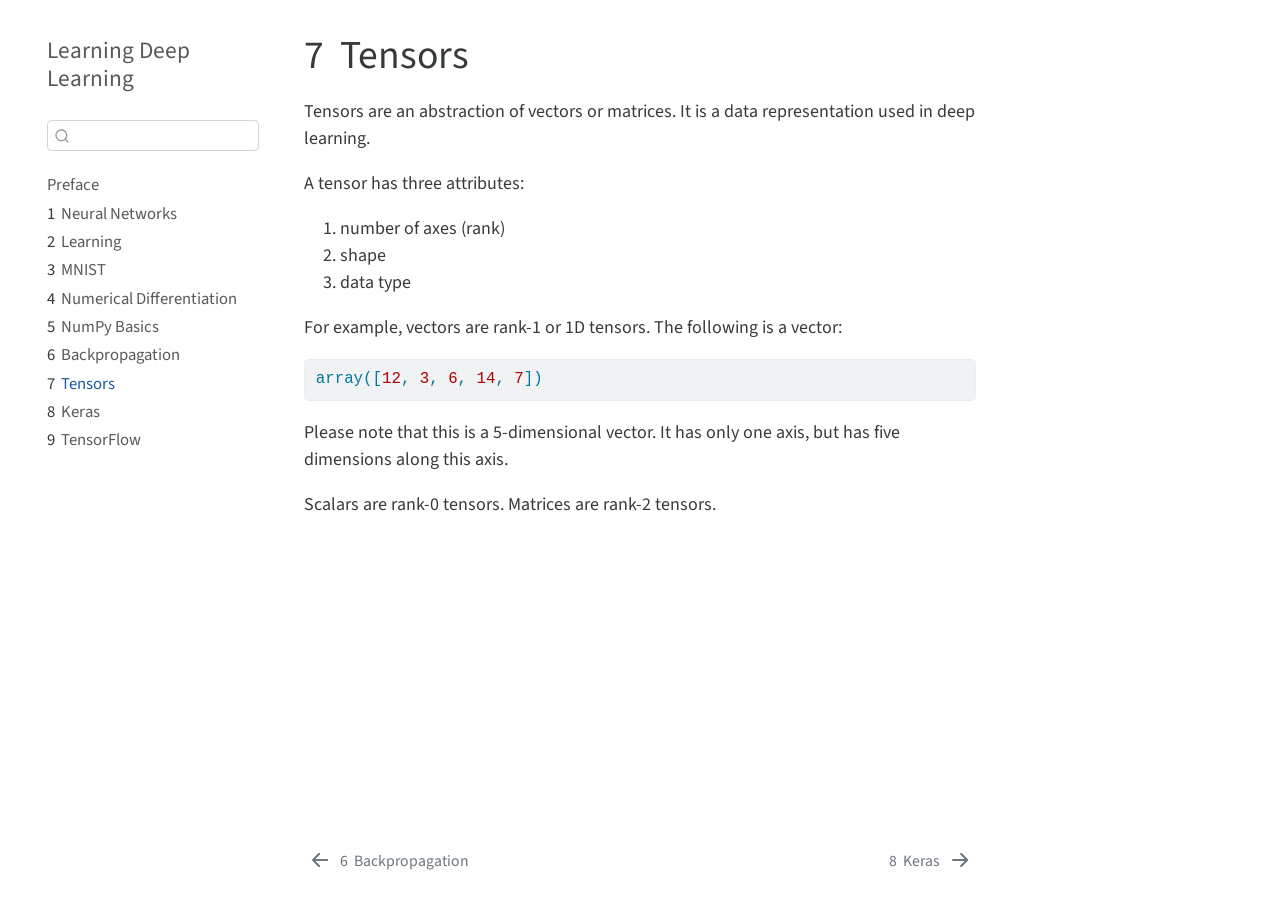
<file: docs/tensors.html>
<!DOCTYPE html>
<html xmlns="http://www.w3.org/1999/xhtml" lang="en" xml:lang="en"><head>
  <meta charset="utf-8">
  <meta name="generator" content="quarto-0.9.230">
  <meta name="viewport" content="width=device-width, initial-scale=1.0, user-scalable=yes">
  <title>Learning Deep Learning - 7&nbsp; Tensors</title>
  <style>
    code{white-space: pre-wrap;}
    span.smallcaps{font-variant: small-caps;}
    span.underline{text-decoration: underline;}
    div.column{display: inline-block; vertical-align: top; width: 50%;}
    div.hanging-indent{margin-left: 1.5em; text-indent: -1.5em;}
    ul.task-list{list-style: none;}
    pre > code.sourceCode { white-space: pre; position: relative; }
    pre > code.sourceCode > span { display: inline-block; line-height: 1.25; }
    pre > code.sourceCode > span:empty { height: 1.2em; }
    .sourceCode { overflow: visible; }
    code.sourceCode > span { color: inherit; text-decoration: inherit; }
    div.sourceCode { margin: 1em 0; }
    pre.sourceCode { margin: 0; }
    @media screen {
    div.sourceCode { overflow: auto; }
    }
    @media print {
    pre > code.sourceCode { white-space: pre-wrap; }
    pre > code.sourceCode > span { text-indent: -5em; padding-left: 5em; }
    }
    pre.numberSource code
      { counter-reset: source-line 0; }
    pre.numberSource code > span
      { position: relative; left: -4em; counter-increment: source-line; }
    pre.numberSource code > span > a:first-child::before
      { content: counter(source-line);
        position: relative; left: -1em; text-align: right; vertical-align: baseline;
        border: none; display: inline-block;
        -webkit-touch-callout: none; -webkit-user-select: none;
        -khtml-user-select: none; -moz-user-select: none;
        -ms-user-select: none; user-select: none;
        padding: 0 4px; width: 4em;
        color: #aaaaaa;
      }
    pre.numberSource { margin-left: 3em; border-left: 1px solid #aaaaaa;  padding-left: 4px; }
    div.sourceCode
      {   }
    @media screen {
    pre > code.sourceCode > span > a:first-child::before { text-decoration: underline; }
    }
    code span.al { color: #ff0000; font-weight: bold; } /* Alert */
    code span.an { color: #60a0b0; font-weight: bold; font-style: italic; } /* Annotation */
    code span.at { color: #7d9029; } /* Attribute */
    code span.bn { color: #40a070; } /* BaseN */
    code span.bu { } /* BuiltIn */
    code span.cf { color: #007020; font-weight: bold; } /* ControlFlow */
    code span.ch { color: #4070a0; } /* Char */
    code span.cn { color: #880000; } /* Constant */
    code span.co { color: #60a0b0; font-style: italic; } /* Comment */
    code span.cv { color: #60a0b0; font-weight: bold; font-style: italic; } /* CommentVar */
    code span.do { color: #ba2121; font-style: italic; } /* Documentation */
    code span.dt { color: #902000; } /* DataType */
    code span.dv { color: #40a070; } /* DecVal */
    code span.er { color: #ff0000; font-weight: bold; } /* Error */
    code span.ex { } /* Extension */
    code span.fl { color: #40a070; } /* Float */
    code span.fu { color: #06287e; } /* Function */
    code span.im { } /* Import */
    code span.in { color: #60a0b0; font-weight: bold; font-style: italic; } /* Information */
    code span.kw { color: #007020; font-weight: bold; } /* Keyword */
    code span.op { color: #666666; } /* Operator */
    code span.ot { color: #007020; } /* Other */
    code span.pp { color: #bc7a00; } /* Preprocessor */
    code span.sc { color: #4070a0; } /* SpecialChar */
    code span.ss { color: #bb6688; } /* SpecialString */
    code span.st { color: #4070a0; } /* String */
    code span.va { color: #19177c; } /* Variable */
    code span.vs { color: #4070a0; } /* VerbatimString */
    code span.wa { color: #60a0b0; font-weight: bold; font-style: italic; } /* Warning */
  </style>

  <script src="site_libs/quarto-nav/quarto-nav.js"></script>
  <script src="site_libs/quarto-nav/headroom.min.js"></script>
  <script src="site_libs/clipboard/clipboard.min.js"></script>
  <meta name="quarto:offset" content="./">
  <script src="site_libs/quarto-search/autocomplete.umd.js"></script>
  <script src="site_libs/quarto-search/fuse.min.js"></script>
  <script src="site_libs/quarto-search/quarto-search.js"></script>
  <link href="./keras.html" rel="next">
  <link href="./backpropagation.html" rel="prev">
  <script src="site_libs/quarto-html/quarto.js"></script>
  <script src="site_libs/quarto-html/popper.min.js"></script>
  <script src="site_libs/quarto-html/tippy.umd.min.js"></script>
  <script src="site_libs/quarto-html/anchor.min.js"></script>
  <link href="site_libs/quarto-html/tippy.css" rel="stylesheet">
  <link id="quarto-text-highlighting-styles" href="site_libs/quarto-html/quarto-syntax-highlighting.css" rel="stylesheet">
  <script src="site_libs/bootstrap/bootstrap.min.js"></script>
  <link href="site_libs/bootstrap/bootstrap-icons.css" rel="stylesheet">
  <link href="site_libs/bootstrap/bootstrap.min.css" rel="stylesheet">
  <script id="quarto-search-options" type="application/json">{
    "location": "sidebar",
    "copy-button": false,
    "collapse-after": 3,
    "panel-placement": "start",
    "type": "textbox",
    "limit": 20,
    "language": {
      "search-no-results-text": "No results",
      "search-matching-documents-text": "matching documents",
      "search-copy-link-title": "Copy link to search",
      "search-hide-matches-text": "Hide additional matches",
      "search-more-match-text": "more match in this document",
      "search-more-matches-text": "more matches in this document",
      "search-clear-button-title": "Clear",
      "search-detached-cancel-button-title": "Cancel",
      "search-submit-button-title": "Submit"
    }
  }</script>
  <!--[if lt IE 9]>
    <script src="//cdnjs.cloudflare.com/ajax/libs/html5shiv/3.7.3/html5shiv-printshiv.min.js"></script>
  <![endif]-->
</head>
<body class="floating">
<div id="quarto-search-results"></div>
  <header id="quarto-header" class="headroom fixed-top">
  <nav class="quarto-secondary-nav" data-bs-toggle="collapse" data-bs-target="#quarto-sidebar" aria-controls="quarto-sidebar" aria-expanded="false" aria-label="Toggle sidebar navigation" onclick="if (window.quartoToggleHeadroom) { window.quartoToggleHeadroom(); }">
    <div class="container-fluid d-flex justify-content-between">
      <h1 class="quarto-secondary-nav-title"><span class="chapter-number">7</span>&nbsp; <span class="chapter-title">Tensors</span></h1>
      <button type="button" class="quarto-btn-toggle btn" aria-label="Show secondary navigation">
        <i class="bi bi-chevron-right"></i>
      </button>
    </div>
  </nav>
</header>
<!-- content -->
<div id="quarto-content" class="quarto-container page-columns page-rows-contents page-layout-article">
<!-- sidebar -->
  <nav id="quarto-sidebar" class="sidebar collapse sidebar-navigation floating overflow-auto">
    <div class="pt-lg-2 mt-2 text-left sidebar-header">
    <div class="sidebar-title mb-0 py-0">
      <a href="./">Learning Deep Learning</a> 
    </div>
      </div>
      <div class="mt-2 flex-shrink-0 align-items-center">
        <div class="sidebar-search">
        <div id="quarto-search" class="" title="Search"></div>
        </div>
      </div>
    <div class="sidebar-menu-container"> 
    <ul class="list-unstyled mt-1">
        <li class="sidebar-item">
  <div class="sidebar-item-container"> 
  <a href="./index.html" class="sidebar-item-text sidebar-link">Preface</a>
  </div>
</li>
        <li class="sidebar-item">
  <div class="sidebar-item-container"> 
  <a href="./neural-networks.html" class="sidebar-item-text sidebar-link"><span class="chapter-number">1</span>&nbsp; <span class="chapter-title">Neural Networks</span></a>
  </div>
</li>
        <li class="sidebar-item">
  <div class="sidebar-item-container"> 
  <a href="./learning.html" class="sidebar-item-text sidebar-link"><span class="chapter-number">2</span>&nbsp; <span class="chapter-title">Learning</span></a>
  </div>
</li>
        <li class="sidebar-item">
  <div class="sidebar-item-container"> 
  <a href="./mnist.html" class="sidebar-item-text sidebar-link"><span class="chapter-number">3</span>&nbsp; <span class="chapter-title">MNIST</span></a>
  </div>
</li>
        <li class="sidebar-item">
  <div class="sidebar-item-container"> 
  <a href="./numerical-differentiation.html" class="sidebar-item-text sidebar-link"><span class="chapter-number">4</span>&nbsp; <span class="chapter-title">Numerical Differentiation</span></a>
  </div>
</li>
        <li class="sidebar-item">
  <div class="sidebar-item-container"> 
  <a href="./numpy.html" class="sidebar-item-text sidebar-link"><span class="chapter-number">5</span>&nbsp; <span class="chapter-title">NumPy Basics</span></a>
  </div>
</li>
        <li class="sidebar-item">
  <div class="sidebar-item-container"> 
  <a href="./backpropagation.html" class="sidebar-item-text sidebar-link"><span class="chapter-number">6</span>&nbsp; <span class="chapter-title">Backpropagation</span></a>
  </div>
</li>
        <li class="sidebar-item">
  <div class="sidebar-item-container"> 
  <a href="./tensors.html" class="sidebar-item-text sidebar-link active"><span class="chapter-number">7</span>&nbsp; <span class="chapter-title">Tensors</span></a>
  </div>
</li>
        <li class="sidebar-item">
  <div class="sidebar-item-container"> 
  <a href="./keras.html" class="sidebar-item-text sidebar-link"><span class="chapter-number">8</span>&nbsp; <span class="chapter-title">Keras</span></a>
  </div>
</li>
        <li class="sidebar-item">
  <div class="sidebar-item-container"> 
  <a href="./tensorflow.html" class="sidebar-item-text sidebar-link"><span class="chapter-number">9</span>&nbsp; <span class="chapter-title">TensorFlow</span></a>
  </div>
</li>
    </ul>
    </div>
</nav>
<!-- margin-sidebar -->
    <div id="quarto-margin-sidebar" class="sidebar margin-sidebar">
        
    </div>
<!-- main -->
<main class="content" id="quarto-document-content">
<header id="title-block-header" class="quarto-title-block default">

<div class="quarto-title"><h1 class="title d-none d-lg-block display-7"><span class="chapter-number">7</span>&nbsp; <span class="chapter-title">Tensors</span></h1></div></header>
<p>Tensors are an abstraction of vectors or matrices. It is a data representation used in deep learning.</p>
<p>A tensor has three attributes:</p>
<ol type="1">
<li>number of axes (rank)</li>
<li>shape</li>
<li>data type</li>
</ol>
<p>For example, vectors are rank-1 or 1D tensors. The following is a vector:</p>
<div class="sourceCode" id="cb1"><pre class="sourceCode python code-with-copy"><code class="sourceCode python"><span id="cb1-1"><a href="#cb1-1" aria-hidden="true" tabindex="-1"></a>array([<span class="dv">12</span>, <span class="dv">3</span>, <span class="dv">6</span>, <span class="dv">14</span>, <span class="dv">7</span>])</span></code><button title="Copy to Clipboard" class="code-copy-button"><i class="bi"></i></button></pre></div>
<p>Please note that this is a 5-dimensional vector. It has only one axis, but has five dimensions along this axis.</p>
<p>Scalars are rank-0 tensors. Matrices are rank-2 tensors.</p>



</main> <!-- /main -->
<script type="application/javascript">
window.document.addEventListener("DOMContentLoaded", function (event) {
  const icon = "";
  const anchorJS = new window.AnchorJS();
  anchorJS.options = {
    placement: 'right',
    icon: icon
  };
  anchorJS.add('.anchored');
  const clipboard = new window.ClipboardJS('.code-copy-button', {
    target: function(trigger) {
      return trigger.previousElementSibling;
    }
  });
  clipboard.on('success', function(e) {
    // button target
    const button = e.trigger;
    // don't keep focus
    button.blur();
    // flash "checked"
    button.classList.add('code-copy-button-checked');
    setTimeout(function() {
      button.classList.remove('code-copy-button-checked');
    }, 1000);
    // clear code selection
    e.clearSelection();
  });
  function tippyHover(el, contentFn) {
    const config = {
      allowHTML: true,
      content: contentFn,
      maxWidth: 500,
      delay: 100,
      arrow: false,
      appendTo: function(el) {
          return el.parentElement;
      },
      interactive: true,
      interactiveBorder: 10,
      theme: 'quarto',
      placement: 'bottom-start'
    };
    window.tippy(el, config); 
  }
  const noterefs = window.document.querySelectorAll('a[role="doc-noteref"]');
  for (var i=0; i<noterefs.length; i++) {
    const ref = noterefs[i];
    tippyHover(ref, function() {
      let href = ref.getAttribute('href');
      try { href = new URL(href).hash; } catch {}
      const id = href.replace(/^#\/?/, "");
      const note = window.document.getElementById(id);
      return note.innerHTML;
    });
  }
  var bibliorefs = window.document.querySelectorAll('a[role="doc-biblioref"]');
  for (var i=0; i<bibliorefs.length; i++) {
    const ref = bibliorefs[i];
    const cites = ref.parentNode.getAttribute('data-cites').split(' ');
    tippyHover(ref, function() {
      var popup = window.document.createElement('div');
      cites.forEach(function(cite) {
        var citeDiv = window.document.createElement('div');
        citeDiv.classList.add('hanging-indent');
        citeDiv.classList.add('csl-entry');
        var biblioDiv = window.document.getElementById('ref-' + cite);
        if (biblioDiv) {
          citeDiv.innerHTML = biblioDiv.innerHTML;
        }
        popup.appendChild(citeDiv);
      });
      return popup.innerHTML;
    });
  }
});
</script>
<nav class="page-navigation">
  <div class="nav-page nav-page-previous">
      <a href="./backpropagation.html" class="pagination-link">
        <i class="bi bi-arrow-left-short"></i> <span class="nav-page-text"><span class="chapter-number">6</span>&nbsp; <span class="chapter-title">Backpropagation</span></span>
      </a>          
  </div>
  <div class="nav-page nav-page-next">
      <a href="./keras.html" class="pagination-link">
        <span class="nav-page-text"><span class="chapter-number">8</span>&nbsp; <span class="chapter-title">Keras</span></span> <i class="bi bi-arrow-right-short"></i>
      </a>
  </div>
</nav>
</div> <!-- /content -->


</body></html>
</file>
<file: docs/site_libs/quarto-html/tippy.css>
.tippy-box[data-animation=fade][data-state=hidden]{opacity:0}[data-tippy-root]{max-width:calc(100vw - 10px)}.tippy-box{position:relative;background-color:#333;color:#fff;border-radius:4px;font-size:14px;line-height:1.4;white-space:normal;outline:0;transition-property:transform,visibility,opacity}.tippy-box[data-placement^=top]>.tippy-arrow{bottom:0}.tippy-box[data-placement^=top]>.tippy-arrow:before{bottom:-7px;left:0;border-width:8px 8px 0;border-top-color:initial;transform-origin:center top}.tippy-box[data-placement^=bottom]>.tippy-arrow{top:0}.tippy-box[data-placement^=bottom]>.tippy-arrow:before{top:-7px;left:0;border-width:0 8px 8px;border-bottom-color:initial;transform-origin:center bottom}.tippy-box[data-placement^=left]>.tippy-arrow{right:0}.tippy-box[data-placement^=left]>.tippy-arrow:before{border-width:8px 0 8px 8px;border-left-color:initial;right:-7px;transform-origin:center left}.tippy-box[data-placement^=right]>.tippy-arrow{left:0}.tippy-box[data-placement^=right]>.tippy-arrow:before{left:-7px;border-width:8px 8px 8px 0;border-right-color:initial;transform-origin:center right}.tippy-box[data-inertia][data-state=visible]{transition-timing-function:cubic-bezier(.54,1.5,.38,1.11)}.tippy-arrow{width:16px;height:16px;color:#333}.tippy-arrow:before{content:"";position:absolute;border-color:transparent;border-style:solid}.tippy-content{position:relative;padding:5px 9px;z-index:1}
</file>
<file: docs/site_libs/quarto-html/quarto-syntax-highlighting.css>
/* quarto syntax highlight colors */
:root {
  --quarto-hl-ot-color: #00769E;
  --quarto-hl-at-color: #677623;
  --quarto-hl-ss-color: #20794D;
  --quarto-hl-an-color: #5E5E5E;
  --quarto-hl-fu-color: #4758AB;
  --quarto-hl-st-color: #20794D;
  --quarto-hl-cf-color: #00769E;
  --quarto-hl-op-color: #5E5E5E;
  --quarto-hl-er-color: #AD0000;
  --quarto-hl-bn-color: #AD0000;
  --quarto-hl-al-color: #AD0000;
  --quarto-hl-va-color: #111111;
  --quarto-hl-bu-color: inherit;
  --quarto-hl-ex-color: inherit;
  --quarto-hl-pp-color: #AD0000;
  --quarto-hl-in-color: #5E5E5E;
  --quarto-hl-vs-color: #20794D;
  --quarto-hl-wa-color: #5E5E5E;
  --quarto-hl-do-color: #5E5E5E;
  --quarto-hl-im-color: inherit;
  --quarto-hl-ch-color: #20794D;
  --quarto-hl-dt-color: #AD0000;
  --quarto-hl-fl-color: #AD0000;
  --quarto-hl-co-color: #5E5E5E;
  --quarto-hl-cv-color: #5E5E5E;
  --quarto-hl-cn-color: #8f5902;
  --quarto-hl-sc-color: #5E5E5E;
  --quarto-hl-dv-color: #AD0000;
  --quarto-hl-kw-color: #00769E;
}

/* other quarto variables */
:root {
  --quarto-font-monospace: SFMono-Regular, Menlo, Monaco, Consolas, "Liberation Mono", "Courier New", monospace;
}

code span {
  color: #00769E;
}

code.sourceCode > span {
  color: #00769E;
}

div.sourceCode,
div.sourceCode pre.sourceCode {
  color: #00769E;
}

code span.ot {
  color: #00769E;
}

code span.at {
  color: #677623;
}

code span.ss {
  color: #20794D;
}

code span.an {
  color: #5E5E5E;
}

code span.fu {
  color: #4758AB;
}

code span.st {
  color: #20794D;
}

code span.cf {
  color: #00769E;
}

code span.op {
  color: #5E5E5E;
}

code span.er {
  color: #AD0000;
}

code span.bn {
  color: #AD0000;
}

code span.al {
  color: #AD0000;
}

code span.va {
  color: #111111;
}

code span.pp {
  color: #AD0000;
}

code span.in {
  color: #5E5E5E;
}

code span.vs {
  color: #20794D;
}

code span.wa {
  color: #5E5E5E;
  font-style: italic;
}

code span.do {
  color: #5E5E5E;
  font-style: italic;
}

code span.ch {
  color: #20794D;
}

code span.dt {
  color: #AD0000;
}

code span.fl {
  color: #AD0000;
}

code span.co {
  color: #5E5E5E;
}

code span.cv {
  color: #5E5E5E;
  font-style: italic;
}

code span.cn {
  color: #8f5902;
}

code span.sc {
  color: #5E5E5E;
}

code span.dv {
  color: #AD0000;
}

code span.kw {
  color: #00769E;
}

/*# sourceMappingURL=debc5d5d77c3f9108843748ff7464032.css.map */
</file>
